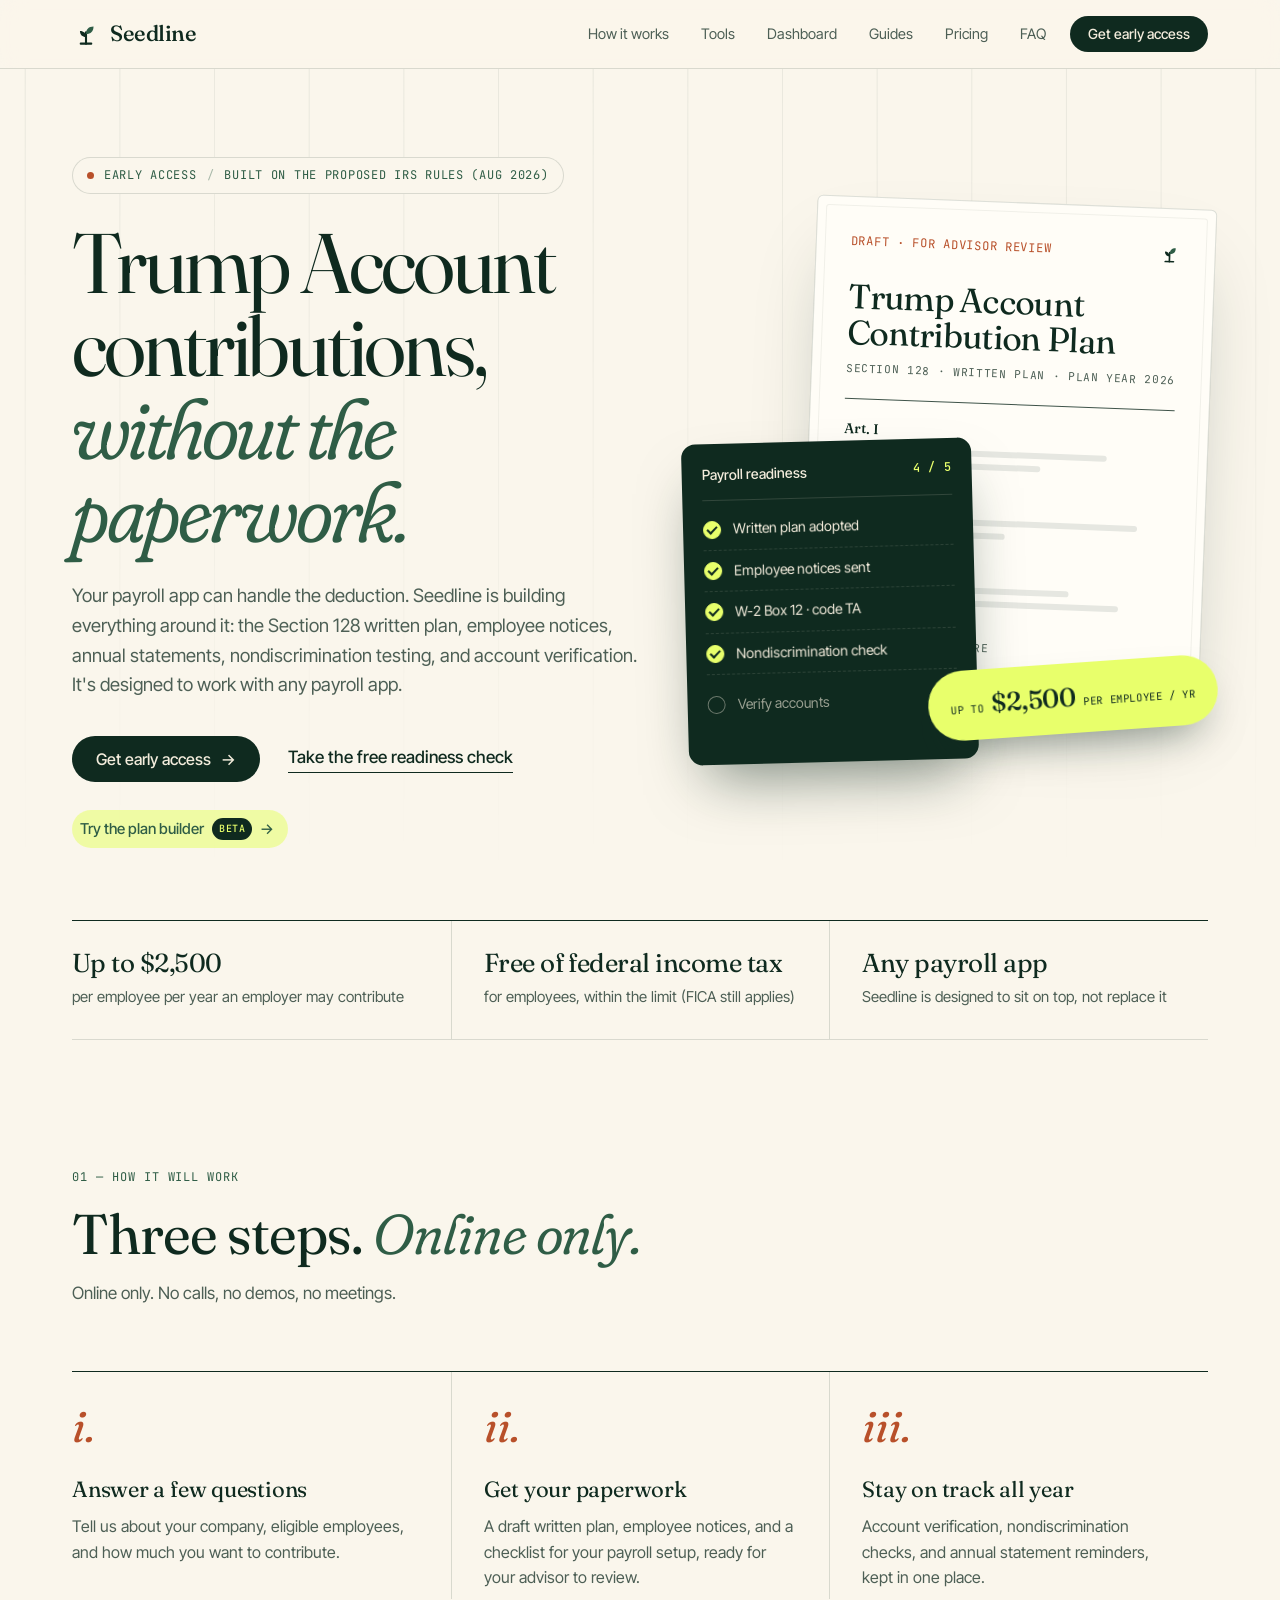
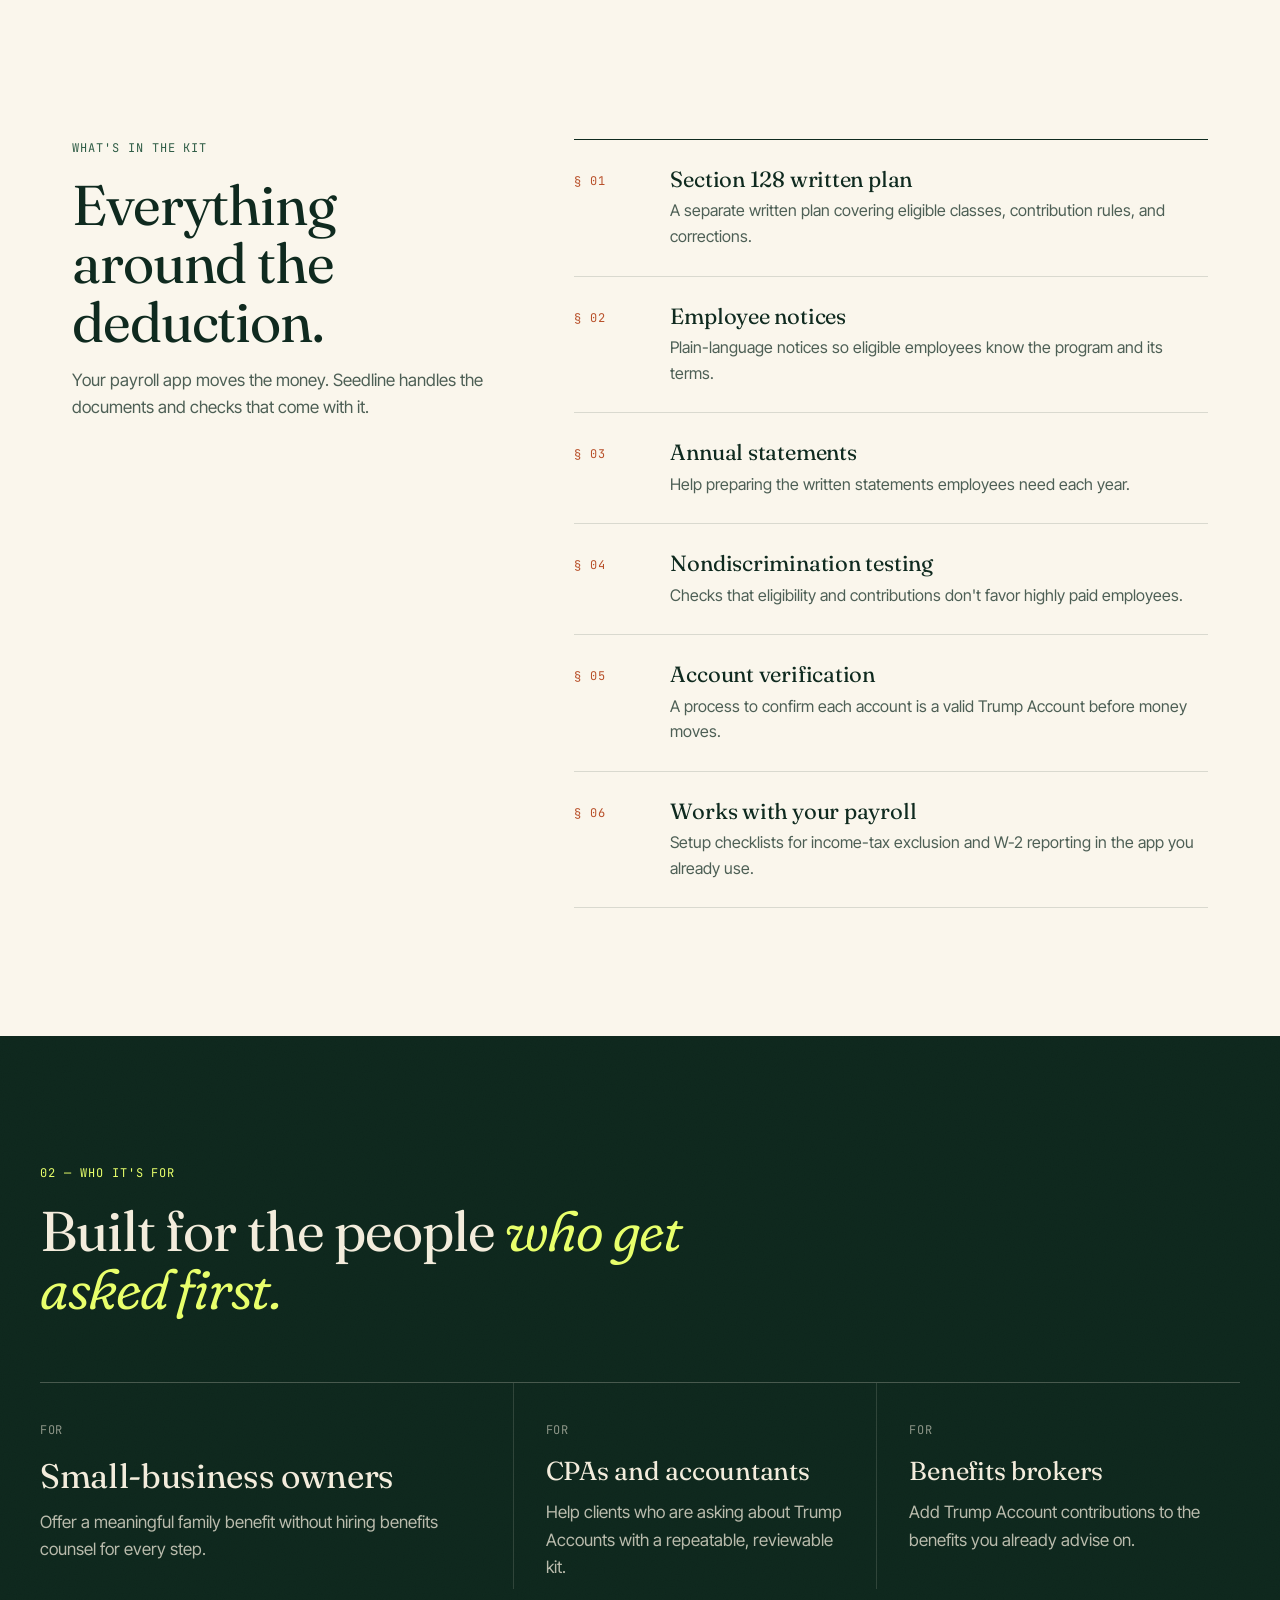
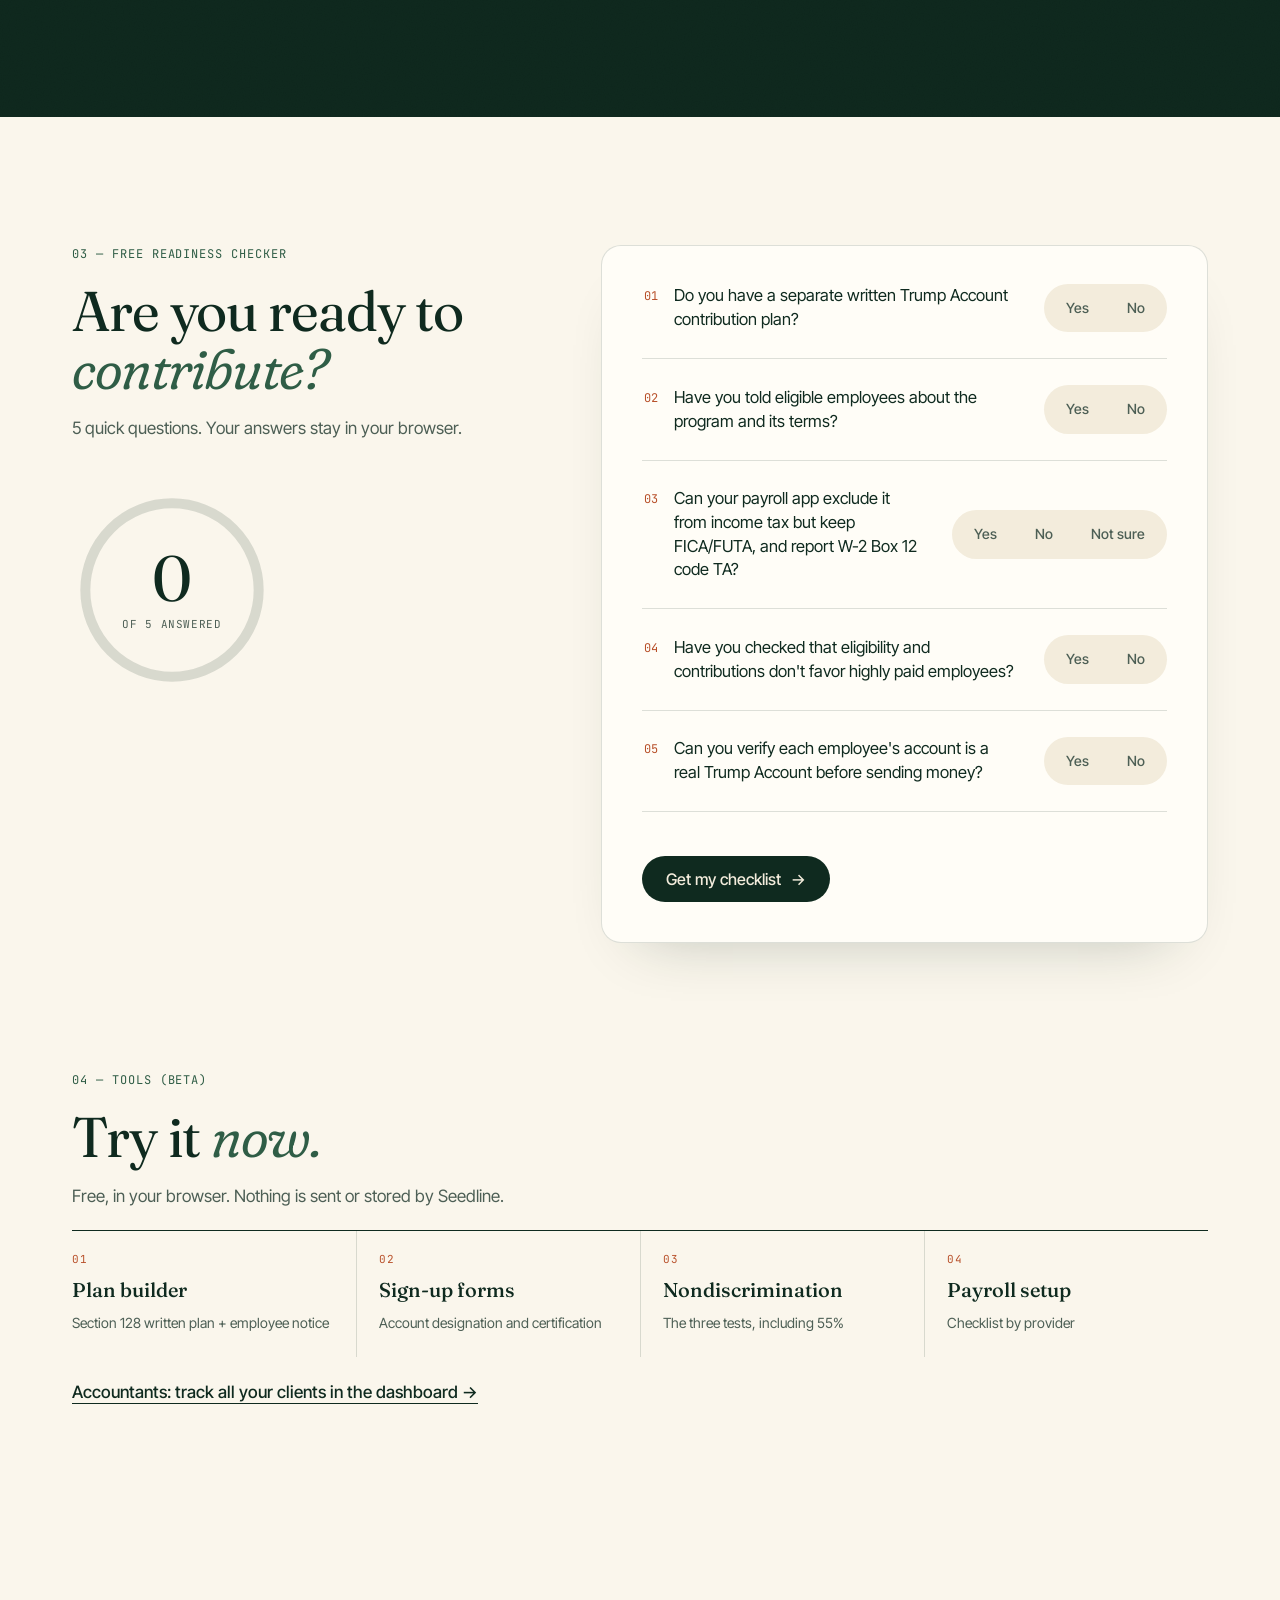
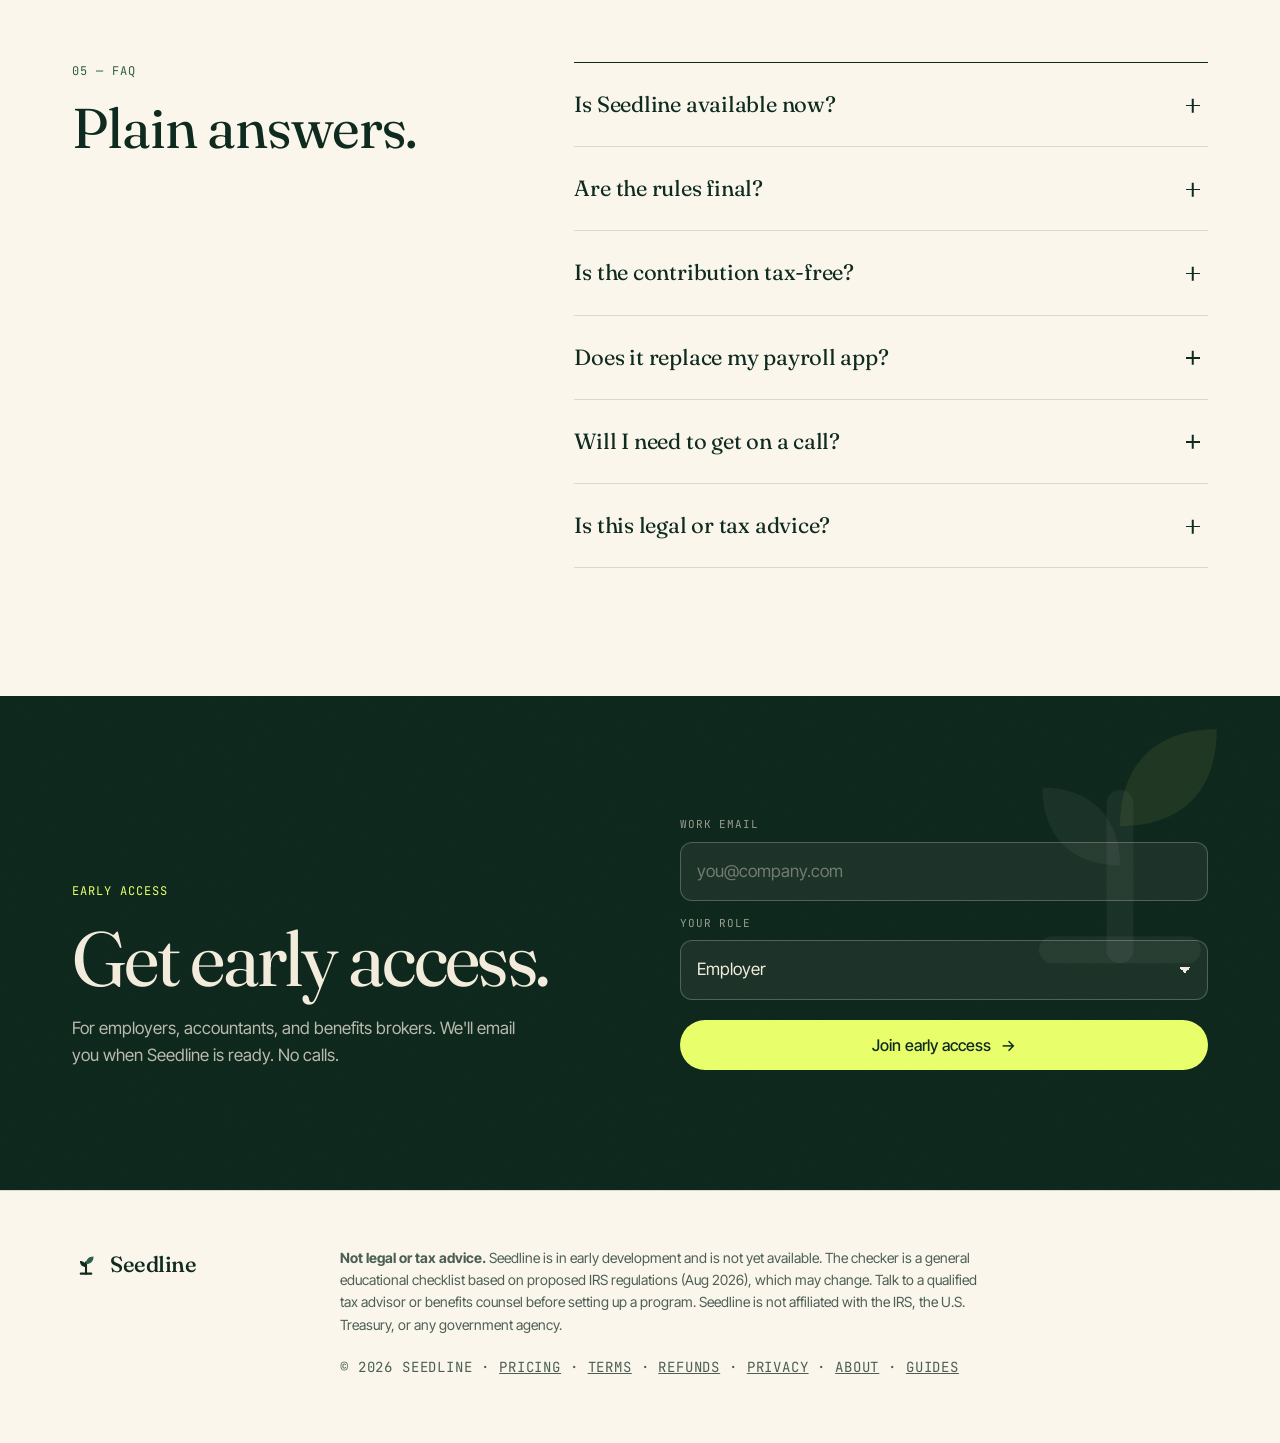
<file: index.html>
<!doctype html><html lang="en"><head><meta charset="utf-8"><meta name="viewport" content="width=device-width,initial-scale=1">
<title>Seedline: Trump Account paperwork for employers (early access)</title>
<meta name="description" content="Seedline is building a paperwork kit for employer Trump Account contributions that works with any payroll app. Join early access.">
<meta name="theme-color" content="#0f2a1f"><link rel="canonical" href="https://kobe813.github.io/seedline/"><meta property="og:type" content="website"><meta property="og:site_name" content="Seedline"><meta property="og:title" content="Seedline: Trump Account paperwork for employers"><meta property="og:description" content="Free tools for employer Trump Account (Section 128) contributions: written plan, employee notice, sign-up forms, nondiscrimination testing, and payroll setup."><meta property="og:url" content="https://kobe813.github.io/seedline/"><meta property="og:image" content="https://kobe813.github.io/seedline/og.png"><meta property="og:image:width" content="1200"><meta property="og:image:height" content="630"><meta name="twitter:card" content="summary_large_image">
<link rel="preconnect" href="https://fonts.googleapis.com"><link rel="preconnect" href="https://fonts.gstatic.com" crossorigin>
<link href="https://fonts.googleapis.com/css2?family=Fraunces:ital,opsz,wght@0,9..144,300..700;1,9..144,300..600&family=Inter+Tight:wght@400;500;600&family=JetBrains+Mono:wght@400;500&display=swap" rel="stylesheet">
<link rel="icon" href="data:image/svg+xml,%3Csvg xmlns='http://www.w3.org/2000/svg' viewBox='0 0 32 32'%3E%3Crect width='32' height='32' rx='8' fill='%230f2a1f'/%3E%3Cpath d='M16 26V14' stroke='%23f3ecdc' stroke-width='2.4' stroke-linecap='round'/%3E%3Cpath d='M16 16c0-5 3-8 8-8 0 5-3 8-8 8z' fill='%23e8ff6b'/%3E%3Cpath d='M16 19c0-4-2.5-6.5-6.5-6.5 0 4 2.5 6.5 6.5 6.5z' fill='%23f3ecdc'/%3E%3C/svg%3E">
<link rel="stylesheet" href="style.css"></head><body>
<a class="skip" href="#main">Skip to content</a>
<svg width="0" height="0" style="position:absolute" aria-hidden="true"><defs>
<symbol id="mark" viewBox="0 0 32 32"><path d="M16 27V14" stroke="currentColor" stroke-width="2.4" stroke-linecap="round" fill="none"/><path d="M16 16c0-5.5 3.2-8.6 8.6-8.6 0 5.5-3.1 8.6-8.6 8.6z" fill="var(--leaf,#e8ff6b)"/><path d="M16 19.5c0-4.3-2.6-6.9-6.9-6.9 0 4.3 2.6 6.9 6.9 6.9z" fill="currentColor"/><path d="M10 27h12" stroke="currentColor" stroke-width="2.4" stroke-linecap="round"/></symbol>
<filter id="grain"><feTurbulence type="fractalNoise" baseFrequency=".85" numOctaves="3" stitchTiles="stitch"/><feColorMatrix values="0 0 0 0 0  0 0 0 0 0  0 0 0 0 0  0 0 0 .55 0"/></filter>
</defs></svg>

<header class="nav"><div class="wrap navin">
<a class="logo" href="#" aria-label="Seedline home"><svg class="logomark"><use href="#mark"/></svg><span>Seedline</span></a>
<nav aria-label="Primary"><a href="#how">How it works</a><a href="#tools">Tools</a><a href="app/">Dashboard</a><a href="guides/">Guides</a><a href="pricing/">Pricing</a><a href="#faq">FAQ</a></nav>
<a class="btn sm" href="#signup">Get early access</a></div></header>

<main id="main">
<section class="hero"><div class="wrap herogrid">
<div class="herocopy">
<p class="eyebrow"><span class="dot"></span>Early access <span class="sep">/</span> Built on the proposed IRS rules (Aug 2026)</p>
<h1>Trump Account contributions, <em>without the paperwork.</em></h1>
<p class="lead">Your payroll app can handle the deduction. Seedline is building everything around it: the Section 128 written plan, employee notices, annual statements, nondiscrimination testing, and account verification. It's designed to work with any payroll app.</p>
<div class="cta"><a class="btn" href="#signup">Get early access <span class="arr" aria-hidden="true">→</span></a><a class="link" href="#checker">Take the free readiness check</a><a class="betacta" href="plan/">Try the plan builder <span class="mono">Beta</span> <span aria-hidden="true">→</span></a></div>
</div>

<div class="art" aria-hidden="true">
 <div class="doc">
  <div class="dochead"><span class="mono">DRAFT · FOR ADVISOR REVIEW</span><svg class="docmark"><use href="#mark"/></svg></div>
  <p class="doctitle">Trump Account<br>Contribution Plan</p>
  <p class="mono small">Section 128 · Written plan · Plan year 2026</p>
  <div class="rule"></div>
  <ol class="clauses"><li><b>Art. I</b><span class="ln w80"></span><span class="ln w60"></span></li><li><b>Art. II</b><span class="ln w90"></span><span class="ln w50"></span></li><li><b>Art. III</b><span class="ln w70"></span><span class="ln w85"></span></li></ol>
  <div class="sign"><span class="ln w40"></span><span class="mono small">Authorized signature</span></div>
 </div>
 <div class="panel">
  <div class="panelhead"><span>Payroll readiness</span><span class="mono">4 / 5</span></div>
  <ul class="checks">
   <li class="ok"><i></i>Written plan adopted</li>
   <li class="ok"><i></i>Employee notices sent</li>
   <li class="ok"><i></i>W-2 Box 12 · code TA</li>
   <li class="ok"><i></i>Nondiscrimination check</li>
   <li class="todo"><i></i>Verify accounts</li>
  </ul>
 </div>
 <div class="chip"><span class="mono">up to</span><b>$2,500</b><span class="mono">per employee / yr</span></div>
</div>
</div>

<div class="wrap"><dl class="facts">
<div><dt>Up to $2,500</dt><dd>per employee per year an employer may contribute</dd></div>
<div><dt>Free of federal income tax</dt><dd>for employees, within the limit (FICA still applies)</dd></div>
<div><dt>Any payroll app</dt><dd>Seedline is designed to sit on top, not replace it</dd></div>
</dl></div>
</section>

<section id="how" class="sec"><div class="wrap">
<div class="sechead reveal"><p class="kicker">01 — How it will work</p><h2>Three steps. <em>Online only.</em></h2><p class="sub">Online only. No calls, no demos, no meetings.</p></div>
<ol class="steps">
<li class="reveal"><span class="num">i.</span><h3>Answer a few questions</h3><p>Tell us about your company, eligible employees, and how much you want to contribute.</p></li>
<li class="reveal"><span class="num">ii.</span><h3>Get your paperwork</h3><p>A draft written plan, employee notices, and a checklist for your payroll setup, ready for your advisor to review.</p></li>
<li class="reveal"><span class="num">iii.</span><h3>Stay on track all year</h3><p>Account verification, nondiscrimination checks, and annual statement reminders, kept in one place.</p></li></ol>

<div class="kit">
<div class="kitintro reveal"><p class="kicker">What's in the kit</p><h2>Everything around the deduction.</h2><p class="sub">Your payroll app moves the money. Seedline handles the documents and checks that come with it.</p></div>
<ul class="kitlist">
<li class="reveal"><span class="mono">§ 01</span><div><h3>Section 128 written plan</h3><p>A separate written plan covering eligible classes, contribution rules, and corrections.</p></div></li>
<li class="reveal"><span class="mono">§ 02</span><div><h3>Employee notices</h3><p>Plain-language notices so eligible employees know the program and its terms.</p></div></li>
<li class="reveal"><span class="mono">§ 03</span><div><h3>Annual statements</h3><p>Help preparing the written statements employees need each year.</p></div></li>
<li class="reveal"><span class="mono">§ 04</span><div><h3>Nondiscrimination testing</h3><p>Checks that eligibility and contributions don't favor highly paid employees.</p></div></li>
<li class="reveal"><span class="mono">§ 05</span><div><h3>Account verification</h3><p>A process to confirm each account is a valid Trump Account before money moves.</p></div></li>
<li class="reveal"><span class="mono">§ 06</span><div><h3>Works with your payroll</h3><p>Setup checklists for income-tax exclusion and W-2 reporting in the app you already use.</p></div></li>
</ul></div>
</div></section>

<section id="who" class="band"><svg class="grain" aria-hidden="true"><rect width="100%" height="100%" filter="url(#grain)"/></svg><div class="wrap sec">
<div class="sechead reveal"><p class="kicker">02 — Who it's for</p><h2>Built for the people <em>who get asked first.</em></h2></div>
<div class="who">
<article class="reveal"><span class="mono">For</span><h3>Small-business owners</h3><p>Offer a meaningful family benefit without hiring benefits counsel for every step.</p></article>
<article class="reveal"><span class="mono">For</span><h3>CPAs and accountants</h3><p>Help clients who are asking about Trump Accounts with a repeatable, reviewable kit.</p></article>
<article class="reveal"><span class="mono">For</span><h3>Benefits brokers</h3><p>Add Trump Account contributions to the benefits you already advise on.</p></article>
</div></div></section>

<section id="checker" class="sec"><div class="wrap checkgrid">
<div class="checkintro reveal"><p class="kicker">03 — Free readiness checker</p><h2>Are you ready to <em>contribute?</em></h2><p class="sub">5 quick questions. Your answers stay in your browser.</p>
<div class="ringwrap"><svg class="ring" viewBox="0 0 120 120" aria-hidden="true"><circle cx="60" cy="60" r="52" class="track"/><circle cx="60" cy="60" r="52" class="prog" id="ring"/></svg><div class="ringlabel"><b id="ringnum">0</b><span>of 5 answered</span></div></div>
</div>
<div class="checkcard reveal">
<form id="q" novalidate>
<fieldset><legend><span class="qn">01</span>Do you have a separate written Trump Account contribution plan?</legend><div class="seg"><label><input type="radio" name="plan" value="Yes" required><span>Yes</span></label><label><input type="radio" name="plan" value="No"><span>No</span></label></div></fieldset>
<fieldset><legend><span class="qn">02</span>Have you told eligible employees about the program and its terms?</legend><div class="seg"><label><input type="radio" name="notice" value="Yes" required><span>Yes</span></label><label><input type="radio" name="notice" value="No"><span>No</span></label></div></fieldset>
<fieldset><legend><span class="qn">03</span>Can your payroll app exclude it from income tax but keep FICA/FUTA, and report W-2 Box 12 code TA?</legend><div class="seg"><label><input type="radio" name="payroll" value="Yes" required><span>Yes</span></label><label><input type="radio" name="payroll" value="No"><span>No</span></label><label><input type="radio" name="payroll" value="Not sure"><span>Not sure</span></label></div></fieldset>
<fieldset><legend><span class="qn">04</span>Have you checked that eligibility and contributions don't favor highly paid employees?</legend><div class="seg"><label><input type="radio" name="ndt" value="Yes" required><span>Yes</span></label><label><input type="radio" name="ndt" value="No"><span>No</span></label></div></fieldset>
<fieldset><legend><span class="qn">05</span>Can you verify each employee's account is a real Trump Account before sending money?</legend><div class="seg"><label><input type="radio" name="verify" value="Yes" required><span>Yes</span></label><label><input type="radio" name="verify" value="No"><span>No</span></label></div></fieldset>
<p class="formerr" id="qerr" role="alert"></p>
<button class="btn" type="submit">Get my checklist <span class="arr" aria-hidden="true">→</span></button></form>
<div id="result" aria-live="polite"></div></div>
</div></section>

<section id="tools" class="sec" style="padding-top:0"><div class="wrap">
<div class="sechead reveal"><p class="kicker">04 — Tools (beta)</p><h2>Try it <em>now.</em></h2><p class="sub">Free, in your browser. Nothing is sent or stored by Seedline.</p></div>
<div class="tools reveal"><a href="plan/"><span class="mono small">01</span><b>Plan builder</b><span>Section 128 written plan + employee notice</span></a><a href="enroll/"><span class="mono small">02</span><b>Sign-up forms</b><span>Account designation and certification</span></a><a href="test/"><span class="mono small">03</span><b>Nondiscrimination</b><span>The three tests, including 55%</span></a><a href="payroll/"><span class="mono small">04</span><b>Payroll setup</b><span>Checklist by provider</span></a></div>
<p style="margin-top:22px"><a class="link" href="app/">Accountants: track all your clients in the dashboard →</a></p></div></section>

<section id="faq" class="sec"><div class="wrap faqgrid">
<div class="sechead reveal"><p class="kicker">05 — FAQ</p><h2>Plain answers.</h2></div>
<div class="faqs">
<details><summary>Is Seedline available now?</summary><p>Not yet. Seedline is in early development. Join early access and we'll email you when it's ready.</p></details>
<details><summary>Are the rules final?</summary><p>No. The IRS rules for employer contributions are proposed regulations (Aug 2026) and may change. We'll update Seedline as the rules change.</p></details>
<details><summary>Is the contribution tax-free?</summary><p>Under the proposed rules, employer contributions up to $2,500 per employee per year are free of federal income tax for the employee. They're still subject to FICA and FUTA. Ask your tax advisor about your situation.</p></details>
<details><summary>Does it replace my payroll app?</summary><p>No. Seedline is designed to work alongside any payroll app, which handles the deduction and W-2 reporting.</p></details>
<details><summary>Will I need to get on a call?</summary><p>No. Everything is online and by email. No calls, demos, or meetings.</p></details>
<details><summary>Is this legal or tax advice?</summary><p>No. Seedline provides general educational information and document tools. Have a qualified tax advisor or benefits counsel review your program.</p></details>
</div></div></section>

<section id="signup" class="signup"><svg class="grain" aria-hidden="true"><rect width="100%" height="100%" filter="url(#grain)"/></svg><div class="wrap signgrid">
<div class="reveal"><p class="kicker">Early access</p><h2>Get early access.</h2><p class="sub">For employers, accountants, and benefits brokers. We'll email you when Seedline is ready. No calls.</p></div>
<form action="https://formsubmit.co/dhruva@mail.grokbot.com" method="POST" class="signform reveal">
<input type="hidden" name="_subject" value="New Seedline waitlist signup"><input type="hidden" name="_captcha" value="false"><input type="text" name="_honey" style="display:none" tabindex="-1" autocomplete="off">
<label class="fl"><span>Work email</span><input type="email" name="email" placeholder="you@company.com" required autocomplete="email"></label>
<label class="fl"><span>Your role</span><select name="role"><option>Employer</option><option>Accountant / CPA</option><option>Benefits broker</option><option>Other</option></select></label>
<button class="btn light" type="submit">Join early access <span class="arr" aria-hidden="true">→</span></button>
</form>
<svg class="bigmark" aria-hidden="true"><use href="#mark"/></svg>
</div></section>
</main>

<footer><div class="wrap foot">
<a class="logo" href="#"><svg class="logomark"><use href="#mark"/></svg><span>Seedline</span></a>
<p><b>Not legal or tax advice.</b> Seedline is in early development and is not yet available. The checker is a general educational checklist based on proposed IRS regulations (Aug 2026), which may change. Talk to a qualified tax advisor or benefits counsel before setting up a program. Seedline is not affiliated with the IRS, the U.S. Treasury, or any government agency.</p><p class="mono small flinks">© 2026 Seedline · <a href="pricing/">Pricing</a> · <a href="terms/">Terms</a> · <a href="refunds/">Refunds</a> · <a href="privacy/">Privacy</a> · <a href="about/">About</a> · <a href="guides/">Guides</a></p></div></footer>

<script>
const tips={plan:"Adopt a separate written plan: eligible employee classes, contribution rules, how employees designate accounts, notices and reporting, plan year, and error correction.",notice:"Give eligible employees reasonable notice of the program and its terms, and plan for a written annual statement by Jan 31.",payroll:"Confirm your payroll app excludes contributions from federal income tax, includes them for FICA/FUTA, and reports W-2 Box 12 code TA.",ndt:"Run nondiscrimination checks: eligibility can't favor highly compensated employees, and the 55% average-benefits test applies.",verify:"Set up a reasonable way to verify each account is a valid Trump Account and tell the trustee each payment is a Section 128 contribution."};
const form=document.getElementById('q'),ring=document.getElementById('ring'),num=document.getElementById('ringnum'),lab=document.querySelector('.ringlabel span'),C=2*Math.PI*52;
ring.style.strokeDasharray=C;ring.style.strokeDashoffset=C;
function setRing(n,txt){ring.style.strokeDashoffset=C*(1-n/5);num.textContent=n;lab.textContent=txt;}
form.addEventListener('change',()=>{const f=new FormData(form);let a=0;for(const k in tips)if(f.get(k))a++;setRing(a,'of 5 answered');document.getElementById('qerr').textContent='';});
form.onsubmit=e=>{e.preventDefault();const f=new FormData(form);const missing=Object.keys(tips).filter(k=>!f.get(k));
if(missing.length){document.getElementById('qerr').textContent=`Please answer all 5 questions (${missing.length} left).`;form.querySelector(`input[name=${missing[0]}]`).focus();return;}
let todo=[],done=0;for(const k in tips){if(f.get(k)==="Yes")done++;else todo.push(tips[k]);}
setRing(done,'of 5 ready');document.querySelector('.ringwrap').classList.add('scored');
const r=document.getElementById('result');r.innerHTML=`<div class="score"><b>${done}/5</b><span>ready</span></div>`+(todo.length?`<p class="mono small">Your checklist</p><ol class="todo">`+todo.map(t=>"<li>"+t+"</li>").join("")+"</ol>":"<p>Looks ready. Have an advisor review it.</p>")+`<p><a class="link" href="#signup">Want Seedline to help with this? Get early access →</a></p>`;r.scrollIntoView({behavior:"smooth",block:"nearest"});};
const io=new IntersectionObserver(es=>es.forEach(e=>{if(e.isIntersecting){e.target.classList.add('in');io.unobserve(e.target);}}),{threshold:.12,rootMargin:'0px 0px -40px 0px'});
document.documentElement.classList.add('js');document.querySelectorAll('.reveal').forEach(el=>io.observe(el));
</script></body></html>
</file>
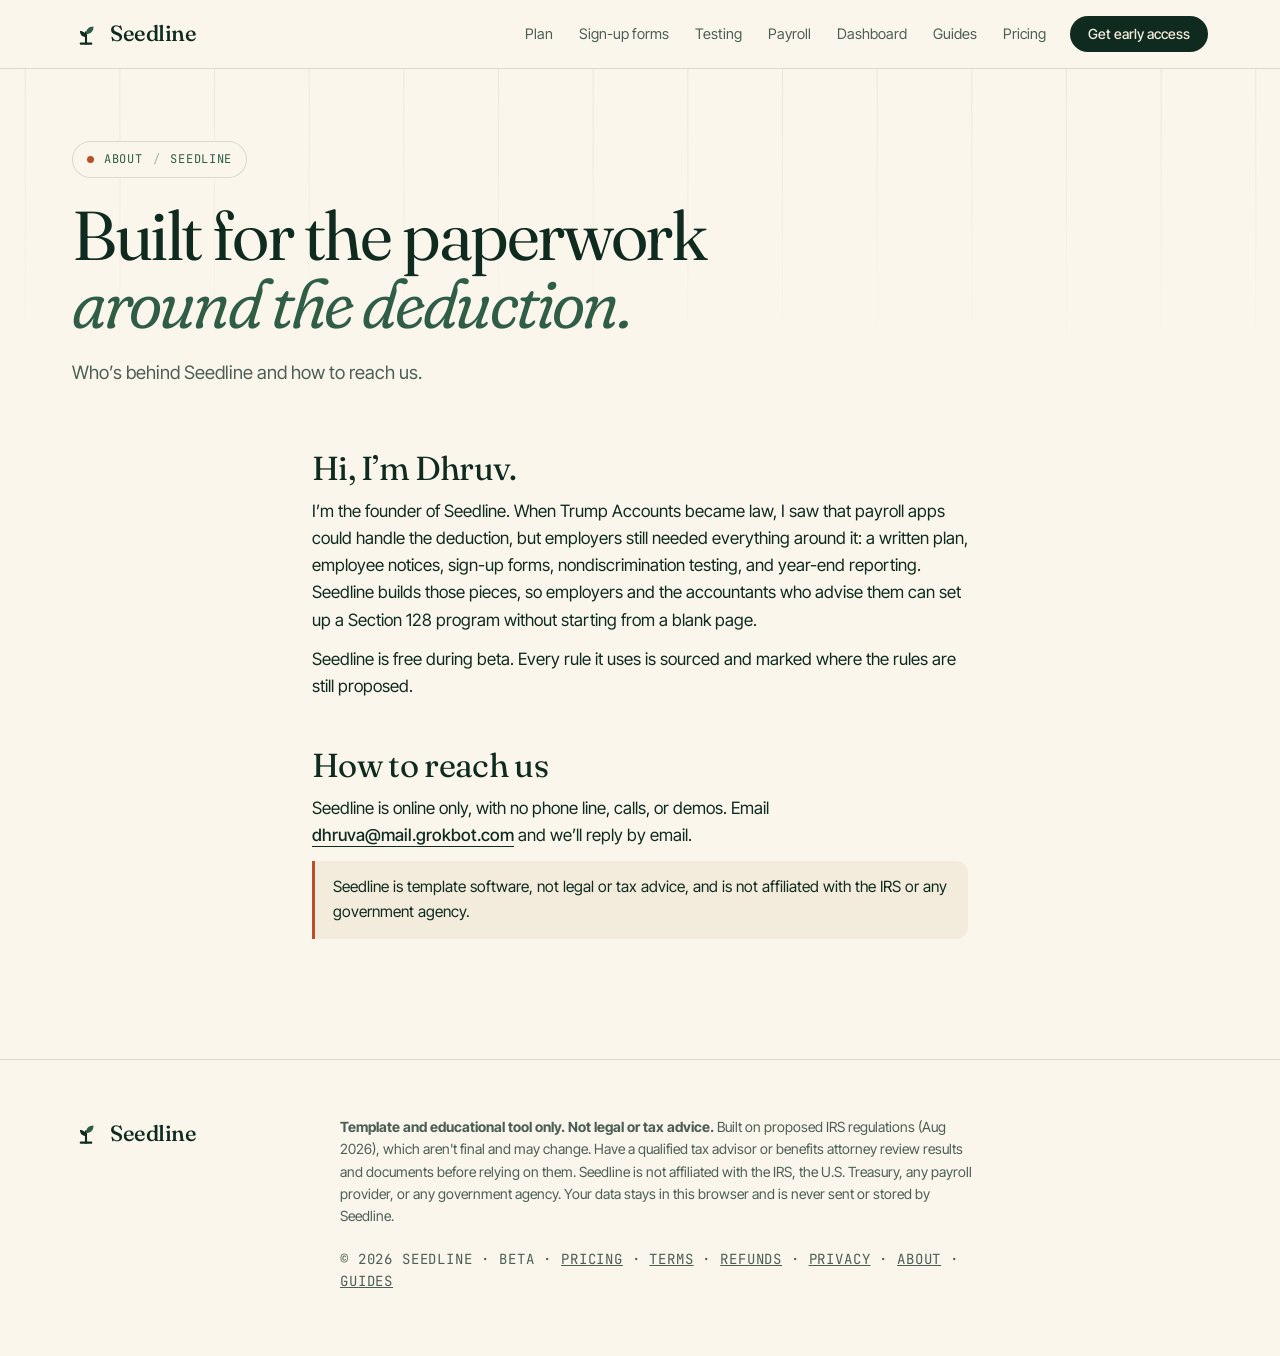
<file: about/index.html>
<!doctype html><html lang="en"><head><meta charset="utf-8"><meta name="viewport" content="width=device-width,initial-scale=1">
<title>About Seedline | Seedline</title><meta name="description" content="Seedline is founded by Dhruv to help employers and accountants set up Trump Account contribution programs. Online only; contact by email."><meta name="theme-color" content="#0f2a1f"><link rel="canonical" href="https://kobe813.github.io/seedline/about/"><meta property="og:type" content="website"><meta property="og:site_name" content="Seedline"><meta property="og:title" content="About Seedline | Seedline"><meta property="og:description" content="Seedline is founded by Dhruv to help employers and accountants set up Trump Account contribution programs. Online only; contact by email."><meta property="og:url" content="https://kobe813.github.io/seedline/about/"><meta property="og:image" content="https://kobe813.github.io/seedline/og.png"><meta property="og:image:width" content="1200"><meta property="og:image:height" content="630"><meta name="twitter:card" content="summary_large_image">
<link rel="preconnect" href="https://fonts.googleapis.com"><link rel="preconnect" href="https://fonts.gstatic.com" crossorigin>
<link href="https://fonts.googleapis.com/css2?family=Fraunces:ital,opsz,wght@0,9..144,300..700;1,9..144,300..600&family=Inter+Tight:wght@400;500;600&family=JetBrains+Mono:wght@400;500&display=swap" rel="stylesheet">
<link rel="icon" href="data:image/svg+xml,%3Csvg xmlns='http://www.w3.org/2000/svg' viewBox='0 0 32 32'%3E%3Crect width='32' height='32' rx='8' fill='%230f2a1f'/%3E%3Cpath d='M16 26V14' stroke='%23f3ecdc' stroke-width='2.4' stroke-linecap='round'/%3E%3Cpath d='M16 16c0-5 3-8 8-8 0 5-3 8-8 8z' fill='%23e8ff6b'/%3E%3Cpath d='M16 19c0-4-2.5-6.5-6.5-6.5 0 4 2.5 6.5 6.5 6.5z' fill='%23f3ecdc'/%3E%3C/svg%3E">
<link rel="stylesheet" href="../style.css"><link rel="stylesheet" href="../plan/plan.css"><link rel="stylesheet" href="../assets/app.css"></head><body>
<a class="skip" href="#main">Skip to content</a>
<svg width="0" height="0" style="position:absolute" aria-hidden="true"><defs><symbol id="mark" viewBox="0 0 32 32"><path d="M16 27V14" stroke="currentColor" stroke-width="2.4" stroke-linecap="round" fill="none"/><path d="M16 16c0-5.5 3.2-8.6 8.6-8.6 0 5.5-3.1 8.6-8.6 8.6z" fill="var(--leaf,#e8ff6b)"/><path d="M16 19.5c0-4.3-2.6-6.9-6.9-6.9 0 4.3 2.6 6.9 6.9 6.9z" fill="currentColor"/><path d="M10 27h12" stroke="currentColor" stroke-width="2.4" stroke-linecap="round"/></symbol></defs></svg>
<header class="nav noprint"><div class="wrap navin">
<a class="logo" href="../" aria-label="Seedline home"><svg class="logomark"><use href="#mark"/></svg><span>Seedline</span></a>
<nav aria-label="Primary"><a href="../plan/">Plan</a><a href="../enroll/">Sign-up forms</a><a href="../test/">Testing</a><a href="../payroll/">Payroll</a><a href="../app/">Dashboard</a><a href="../guides/">Guides</a><a href="../pricing/">Pricing</a></nav>
<a class="btn sm" href="../#signup">Get early access</a></div></header>
<main id="main">
<section class="phead noprint"><div class="wrap">
<p class="eyebrow"><span class="dot"></span>About <span class="sep">/</span> Seedline</p>
<h1 class="ph1">Built for the paperwork <em>around the deduction.</em></h1>
<p class="lead">Who’s behind Seedline and how to reach us.</p>

</div></section>
<section class="builder"><div class="wrap prose"><h2 style="margin-top:0">Hi, I’m Dhruv.</h2><p>I’m the founder of Seedline. When Trump Accounts became law, I saw that payroll apps could handle the deduction, but employers still needed everything around it: a written plan, employee notices, sign-up forms, nondiscrimination testing, and year-end reporting. Seedline builds those pieces, so employers and the accountants who advise them can set up a Section 128 program without starting from a blank page.</p>
<p>Seedline is free during beta. Every rule it uses is sourced and marked where the rules are still proposed.</p>
<h2>How to reach us</h2><p>Seedline is online only, with no phone line, calls, or demos. Email <a class="link" href="mailto:dhruva@mail.grokbot.com">dhruva@mail.grokbot.com</a> and we’ll reply by email.</p>
<p class="note">Seedline is template software, not legal or tax advice, and is not affiliated with the IRS or any government agency.</p></div></section>

</main>
<footer class="noprint"><div class="wrap foot">
<a class="logo" href="../"><svg class="logomark"><use href="#mark"/></svg><span>Seedline</span></a>
<p><b>Template and educational tool only. Not legal or tax advice.</b> Built on proposed IRS regulations (Aug 2026), which aren't final and may change. Have a qualified tax advisor or benefits attorney review results and documents before relying on them. Seedline is not affiliated with the IRS, the U.S. Treasury, any payroll provider, or any government agency. Your data stays in this browser and is never sent or stored by Seedline.</p><p class="mono small flinks">© 2026 Seedline · Beta · <a href="../pricing/">Pricing</a> · <a href="../terms/">Terms</a> · <a href="../refunds/">Refunds</a> · <a href="../privacy/">Privacy</a> · <a href="../about/">About</a> · <a href="../guides/">Guides</a></p></div></footer>

</body></html>
</file>
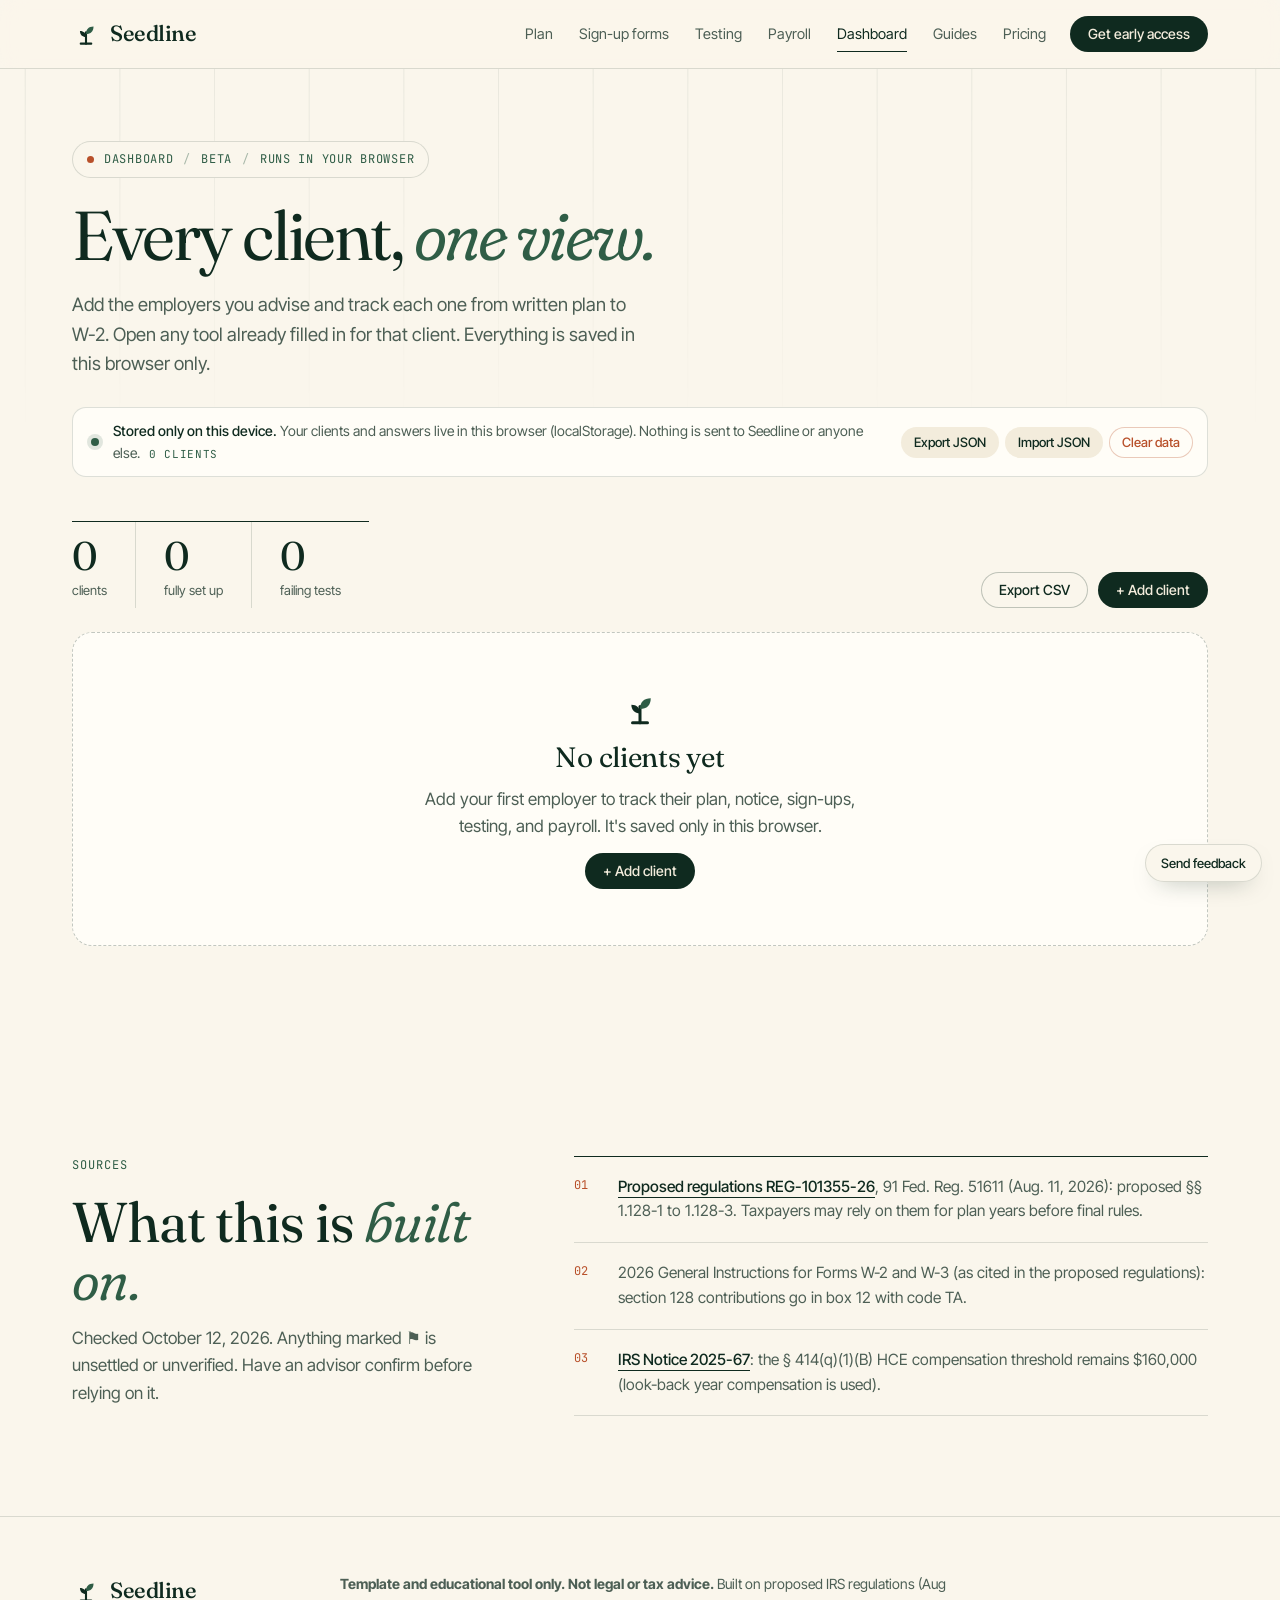
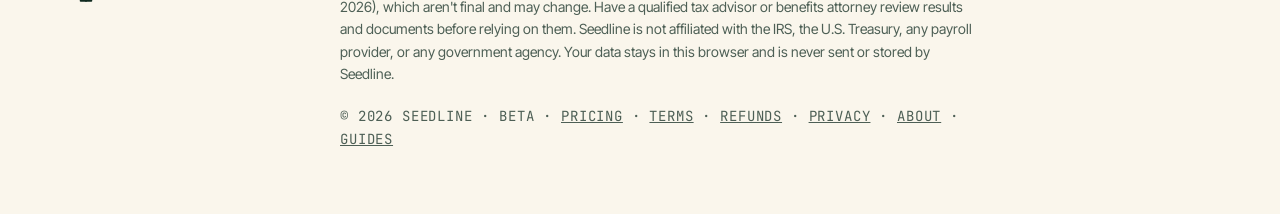
<file: app/index.html>
<!doctype html><html lang="en"><head><meta charset="utf-8"><meta name="viewport" content="width=device-width,initial-scale=1">
<title>Accountant dashboard | Seedline</title><meta name="description" content="Track Trump Account contribution programs across all your client employers: plan, notice, sign-ups, testing, payroll, and deadlines."><meta name="theme-color" content="#0f2a1f"><link rel="canonical" href="https://kobe813.github.io/seedline/app/"><meta property="og:type" content="website"><meta property="og:site_name" content="Seedline"><meta property="og:title" content="Accountant dashboard | Seedline"><meta property="og:description" content="Track Trump Account contribution programs across all your client employers: plan, notice, sign-ups, testing, payroll, and deadlines."><meta property="og:url" content="https://kobe813.github.io/seedline/app/"><meta property="og:image" content="https://kobe813.github.io/seedline/og.png"><meta property="og:image:width" content="1200"><meta property="og:image:height" content="630"><meta name="twitter:card" content="summary_large_image">
<link rel="preconnect" href="https://fonts.googleapis.com"><link rel="preconnect" href="https://fonts.gstatic.com" crossorigin>
<link href="https://fonts.googleapis.com/css2?family=Fraunces:ital,opsz,wght@0,9..144,300..700;1,9..144,300..600&family=Inter+Tight:wght@400;500;600&family=JetBrains+Mono:wght@400;500&display=swap" rel="stylesheet">
<link rel="icon" href="data:image/svg+xml,%3Csvg xmlns='http://www.w3.org/2000/svg' viewBox='0 0 32 32'%3E%3Crect width='32' height='32' rx='8' fill='%230f2a1f'/%3E%3Cpath d='M16 26V14' stroke='%23f3ecdc' stroke-width='2.4' stroke-linecap='round'/%3E%3Cpath d='M16 16c0-5 3-8 8-8 0 5-3 8-8 8z' fill='%23e8ff6b'/%3E%3Cpath d='M16 19c0-4-2.5-6.5-6.5-6.5 0 4 2.5 6.5 6.5 6.5z' fill='%23f3ecdc'/%3E%3C/svg%3E">
<link rel="stylesheet" href="../style.css"><link rel="stylesheet" href="../plan/plan.css"><link rel="stylesheet" href="../assets/app.css"><link rel="stylesheet" href="app2.css"></head><body>
<a class="skip" href="#main">Skip to content</a>
<svg width="0" height="0" style="position:absolute" aria-hidden="true"><defs><symbol id="mark" viewBox="0 0 32 32"><path d="M16 27V14" stroke="currentColor" stroke-width="2.4" stroke-linecap="round" fill="none"/><path d="M16 16c0-5.5 3.2-8.6 8.6-8.6 0 5.5-3.1 8.6-8.6 8.6z" fill="var(--leaf,#e8ff6b)"/><path d="M16 19.5c0-4.3-2.6-6.9-6.9-6.9 0 4.3 2.6 6.9 6.9 6.9z" fill="currentColor"/><path d="M10 27h12" stroke="currentColor" stroke-width="2.4" stroke-linecap="round"/></symbol></defs></svg>
<header class="nav noprint"><div class="wrap navin">
<a class="logo" href="../" aria-label="Seedline home"><svg class="logomark"><use href="#mark"/></svg><span>Seedline</span></a>
<nav aria-label="Primary"><a href="../plan/">Plan</a><a href="../enroll/">Sign-up forms</a><a href="../test/">Testing</a><a href="../payroll/">Payroll</a><a href="../app/" aria-current=page>Dashboard</a><a href="../guides/">Guides</a><a href="../pricing/">Pricing</a></nav>
<a class="btn sm" href="../#signup">Get early access</a></div></header>
<main id="main">
<section class="phead noprint"><div class="wrap">
<p class="eyebrow"><span class="dot"></span>Dashboard <span class="sep">/</span> Beta <span class="sep">/</span> Runs in your browser</p>
<h1 class="ph1">Every client, <em>one view.</em></h1>
<p class="lead">Add the employers you advise and track each one from written plan to W-2. Open any tool already filled in for that client. Everything is saved in this browser only.</p>
<div class="pickrow" id="pick"></div><div class="databar" id="databar"></div>
</div></section>
<section class="builder noprint"><div class="wrap">
<div class="dhead"><div class="kpis" id="kpis"></div><div class="tbtns"><button class="btn ghost sm" id="expcsv">Export CSV</button><button class="btn sm" id="new">+ Add client</button></div></div>
<form class="card addc" id="addf" hidden novalidate><div class="addhd"><p class="kicker" id="addk">New client</p><button type="button" class="x2" id="cancel" aria-label="Close">×</button></div>
 <div class="row"><label class="fld"><span>Employer legal name *</span><input name="name" required></label><label class="fld"><span>EIN (optional)</span><input name="ein" pattern="\d{2}-?\d{7}" placeholder="12-3456789"></label></div>
 <div class="row"><label class="fld"><span>Plan year start *</span><input name="pystart" type="date" required></label><label class="fld"><span>Payroll provider</span><select name="payroll"><option>QuickBooks Payroll</option><option>IRIS Payroll Relief</option><option>Gusto</option><option>ADP</option><option>Paychex</option><option>Other</option></select></label></div>
 <div class="row"><label class="fld"><span>Plan administrator</span><input name="admin" placeholder="Jane Rivera, HR"></label><label class="fld"><span>Admin email</span><input name="aemail" type="email"></label></div>
 <div class="row"><label class="fld"><span>Eligible employees (approx.)</span><input name="eligible" type="number" min="0"></label><label class="fld"><span>Notes</span><input name="notes"></label></div>
 <p class="formerr" id="err" role="alert"></p><button class="btn" type="submit">Save client <span class="arr">→</span></button></form>
<div id="clients" class="clients"></div>
</div></section>
<section class="sec srcs" id="sources"><div class="wrap faqgrid">
<div class="sechead"><p class="kicker">Sources</p><h2>What this is <em>built on.</em></h2><p class="sub">Checked October 12, 2026. Anything marked ⚑ is unsettled or unverified. Have an advisor confirm before relying on it.</p></div>
<ol class="srclist"><li><a class="link" href="https://www.federalregister.gov/documents/2026/08/11/2026-16314/employer-contributions-to-trump-accounts-and-nondiscrimination-rules-for-dependent-care-assistance" target="_blank" rel="noopener">Proposed regulations REG-101355-26</a>, 91 Fed. Reg. 51611 (Aug. 11, 2026): proposed §§ 1.128-1 to 1.128-3. Taxpayers may rely on them for plan years before final rules.</li><li>2026 General Instructions for Forms W-2 and W-3 (as cited in the proposed regulations): section 128 contributions go in box 12 with code TA.</li><li><a class="link" href="https://www.irs.gov/pub/irs-drop/n-25-67.pdf" target="_blank" rel="noopener">IRS Notice 2025-67</a>: the § 414(q)(1)(B) HCE compensation threshold remains $160,000 (look-back year compensation is used).</li></ol></div></section>
</main>
<footer class="noprint"><div class="wrap foot">
<a class="logo" href="../"><svg class="logomark"><use href="#mark"/></svg><span>Seedline</span></a>
<p><b>Template and educational tool only. Not legal or tax advice.</b> Built on proposed IRS regulations (Aug 2026), which aren't final and may change. Have a qualified tax advisor or benefits attorney review results and documents before relying on them. Seedline is not affiliated with the IRS, the U.S. Treasury, any payroll provider, or any government agency. Your data stays in this browser and is never sent or stored by Seedline.</p><p class="mono small flinks">© 2026 Seedline · Beta · <a href="../pricing/">Pricing</a> · <a href="../terms/">Terms</a> · <a href="../refunds/">Refunds</a> · <a href="../privacy/">Privacy</a> · <a href="../about/">About</a> · <a href="../guides/">Guides</a></p></div></footer>
<div class="fbk noprint"><button type="button" class="fbbtn" onclick="this.nextElementSibling.showModal()">Send feedback</button><dialog class="fbdlg"><form action="https://formsubmit.co/dhruva@mail.grokbot.com" method="POST"><input type="hidden" name="_subject" value="Seedline feedback"><input type="hidden" name="_captcha" value="false"><input type="text" name="_honey" style="display:none" tabindex="-1" autocomplete="off"><input type="hidden" name="page" class="fbpage"><p class="kicker">Feedback</p><h3>What should we fix or add?</h3><label class="fld"><span>Your feedback *</span><textarea name="feedback" rows="4" required></textarea></label><label class="fld"><span>Email (optional, if you want a reply)</span><input type="email" name="email"></label><div class="fbact"><button type="button" class="btn ghost sm" onclick="this.closest('dialog').close()">Cancel</button><button class="btn sm" type="submit" onclick="this.form.page.value=location.pathname">Send</button></div></form></dialog></div><script src="../assets/store.js"></script><script src="app.js"></script>
</body></html>
</file>
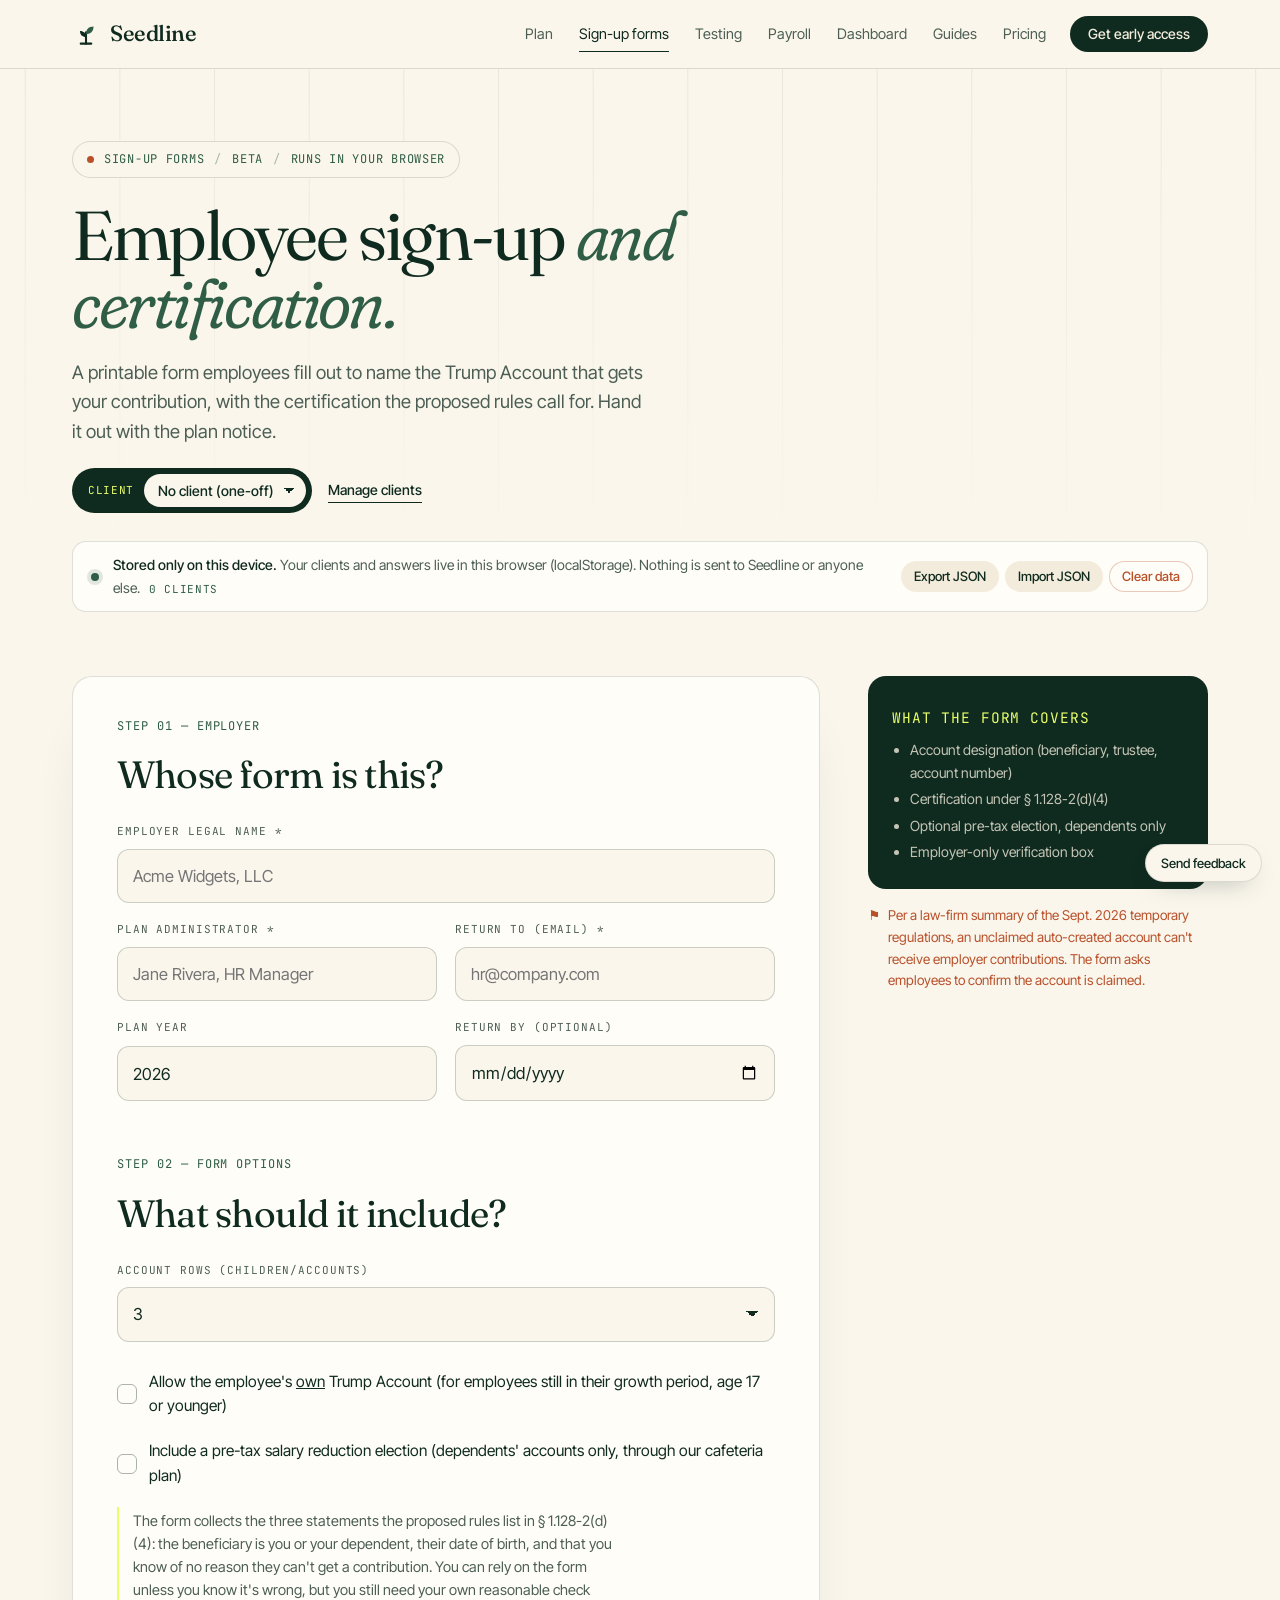
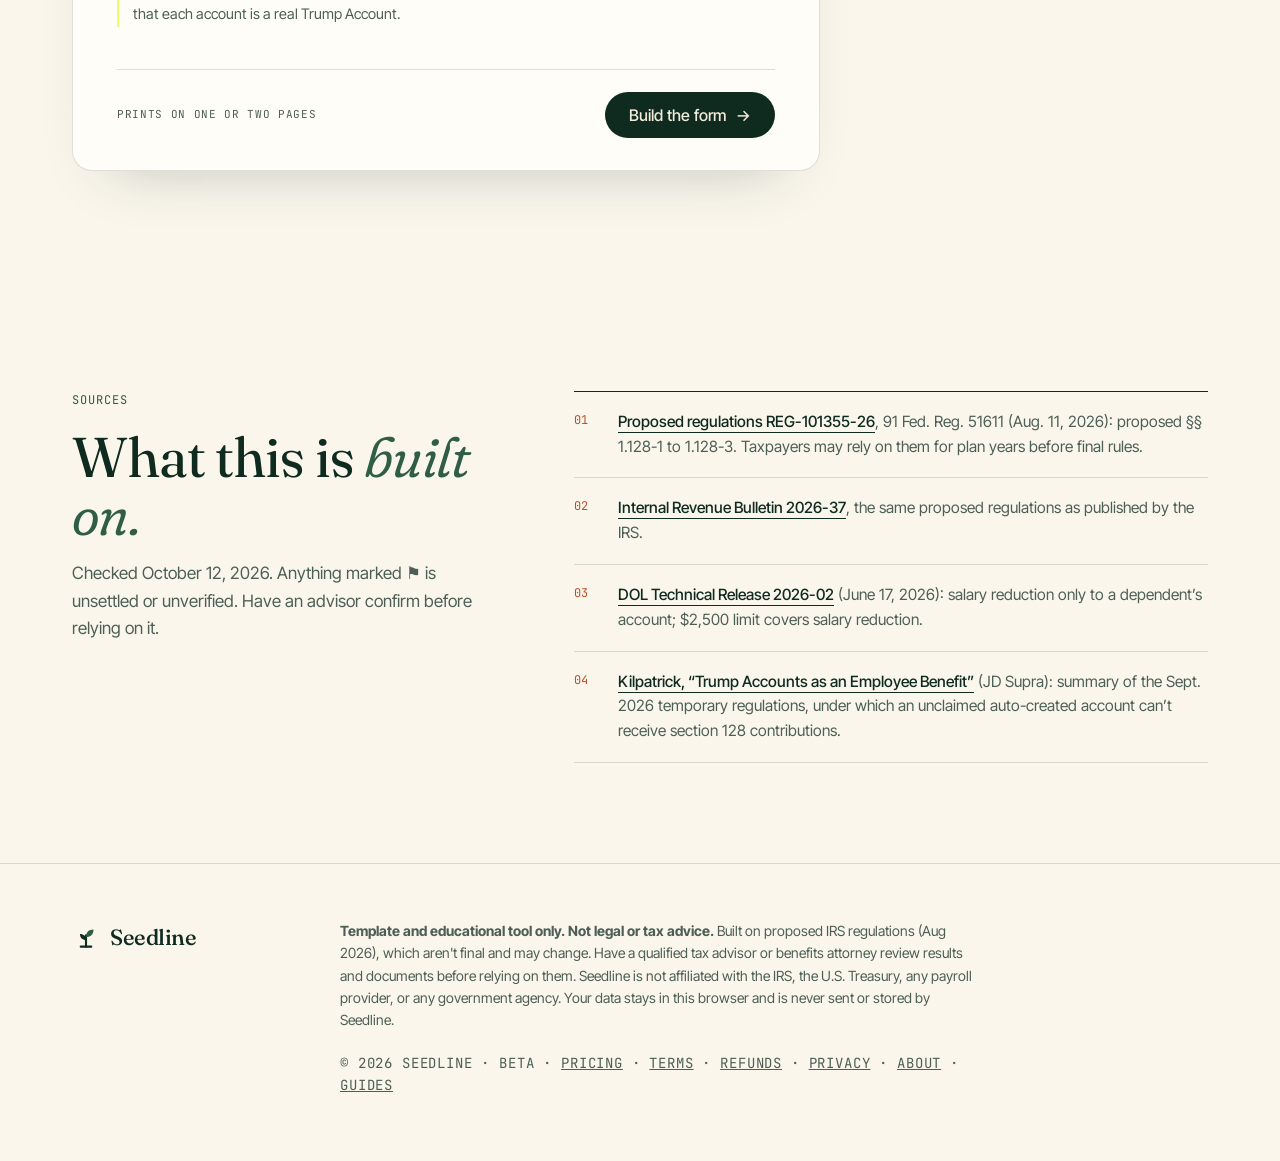
<file: enroll/index.html>
<!doctype html><html lang="en"><head><meta charset="utf-8"><meta name="viewport" content="width=device-width,initial-scale=1">
<title>Employee sign-up form | Seedline</title><meta name="description" content="Generate a Trump Account designation and certification form for employees, per proposed § 1.128-2(d)(4)."><meta name="theme-color" content="#0f2a1f"><link rel="canonical" href="https://kobe813.github.io/seedline/enroll/"><meta property="og:type" content="website"><meta property="og:site_name" content="Seedline"><meta property="og:title" content="Employee sign-up form | Seedline"><meta property="og:description" content="Generate a Trump Account designation and certification form for employees, per proposed § 1.128-2(d)(4)."><meta property="og:url" content="https://kobe813.github.io/seedline/enroll/"><meta property="og:image" content="https://kobe813.github.io/seedline/og.png"><meta property="og:image:width" content="1200"><meta property="og:image:height" content="630"><meta name="twitter:card" content="summary_large_image">
<link rel="preconnect" href="https://fonts.googleapis.com"><link rel="preconnect" href="https://fonts.gstatic.com" crossorigin>
<link href="https://fonts.googleapis.com/css2?family=Fraunces:ital,opsz,wght@0,9..144,300..700;1,9..144,300..600&family=Inter+Tight:wght@400;500;600&family=JetBrains+Mono:wght@400;500&display=swap" rel="stylesheet">
<link rel="icon" href="data:image/svg+xml,%3Csvg xmlns='http://www.w3.org/2000/svg' viewBox='0 0 32 32'%3E%3Crect width='32' height='32' rx='8' fill='%230f2a1f'/%3E%3Cpath d='M16 26V14' stroke='%23f3ecdc' stroke-width='2.4' stroke-linecap='round'/%3E%3Cpath d='M16 16c0-5 3-8 8-8 0 5-3 8-8 8z' fill='%23e8ff6b'/%3E%3Cpath d='M16 19c0-4-2.5-6.5-6.5-6.5 0 4 2.5 6.5 6.5 6.5z' fill='%23f3ecdc'/%3E%3C/svg%3E">
<link rel="stylesheet" href="../style.css"><link rel="stylesheet" href="../plan/plan.css"><link rel="stylesheet" href="../assets/app.css"><link rel="stylesheet" href="enroll.css"></head><body>
<a class="skip" href="#main">Skip to content</a>
<svg width="0" height="0" style="position:absolute" aria-hidden="true"><defs><symbol id="mark" viewBox="0 0 32 32"><path d="M16 27V14" stroke="currentColor" stroke-width="2.4" stroke-linecap="round" fill="none"/><path d="M16 16c0-5.5 3.2-8.6 8.6-8.6 0 5.5-3.1 8.6-8.6 8.6z" fill="var(--leaf,#e8ff6b)"/><path d="M16 19.5c0-4.3-2.6-6.9-6.9-6.9 0 4.3 2.6 6.9 6.9 6.9z" fill="currentColor"/><path d="M10 27h12" stroke="currentColor" stroke-width="2.4" stroke-linecap="round"/></symbol></defs></svg>
<header class="nav noprint"><div class="wrap navin">
<a class="logo" href="../" aria-label="Seedline home"><svg class="logomark"><use href="#mark"/></svg><span>Seedline</span></a>
<nav aria-label="Primary"><a href="../plan/">Plan</a><a href="../enroll/" aria-current=page>Sign-up forms</a><a href="../test/">Testing</a><a href="../payroll/">Payroll</a><a href="../app/">Dashboard</a><a href="../guides/">Guides</a><a href="../pricing/">Pricing</a></nav>
<a class="btn sm" href="../#signup">Get early access</a></div></header>
<main id="main">
<section class="phead noprint"><div class="wrap">
<p class="eyebrow"><span class="dot"></span>Sign-up forms <span class="sep">/</span> Beta <span class="sep">/</span> Runs in your browser</p>
<h1 class="ph1">Employee sign-up <em>and certification.</em></h1>
<p class="lead">A printable form employees fill out to name the Trump Account that gets your contribution, with the certification the proposed rules call for. Hand it out with the plan notice.</p>
<div class="pickrow" id="pick"></div><div class="databar" id="databar"></div>
</div></section>
<section class="builder noprint"><div class="wrap mgrid">
<form class="card tcard" id="f" novalidate>
 <p class="kicker">Step 01 — Employer</p><h2 class="sh">Whose form is this?</h2>
 <div class="row"><label class="fld w2"><span>Employer legal name *</span><input name="name" required placeholder="Acme Widgets, LLC"></label></div>
 <div class="row"><label class="fld"><span>Plan administrator *</span><input name="admin" required placeholder="Jane Rivera, HR Manager"></label><label class="fld"><span>Return to (email) *</span><input name="aemail" type="email" required placeholder="hr@company.com"></label></div>
 <div class="row"><label class="fld"><span>Plan year</span><input name="py" type="number" value="2026" min="2026" max="2035"></label><label class="fld"><span>Return by (optional)</span><input name="due" type="date"></label></div>
 <p class="kicker gap2">Step 02 — Form options</p><h2 class="sh">What should it include?</h2>
 <label class="fld"><span>Account rows (children/accounts)</span><select name="rows"><option>1</option><option>2</option><option selected>3</option><option>4</option><option>5</option></select></label>
 <label class="chk"><input type="checkbox" name="self"><span>Allow the employee's <u>own</u> Trump Account (for employees still in their growth period, age 17 or younger)</span></label>
 <label class="chk"><input type="checkbox" name="sr"><span>Include a pre-tax salary reduction election (dependents' accounts only, through our cafeteria plan)</span></label>
 <p class="hint">The form collects the three statements the proposed rules list in § 1.128-2(d)(4): the beneficiary is you or your dependent, their date of birth, and that you know of no reason they can't get a contribution. You can rely on the form unless you know it's wrong, but you still need your own reasonable check that each account is a real Trump Account.</p>
 <p class="formerr" id="err" role="alert"></p>
 <div class="nav2"><span class="mono small">Prints on one or two pages</span><button class="btn" type="submit">Build the form <span class="arr" aria-hidden="true">→</span></button></div>
</form>
<aside class="side"><div class="scard"><p class="mono small">What the form covers</p><ul><li>Account designation (beneficiary, trustee, account number)</li><li>Certification under § 1.128-2(d)(4)</li><li>Optional pre-tax election, dependents only</li><li>Employer-only verification box</li></ul></div>
<p class="unc2">Per a law-firm summary of the Sept. 2026 temporary regulations, an unclaimed auto-created account can't receive employer contributions. The form asks employees to confirm the account is claimed.</p></aside>
</div></section>
<section class="out2" id="out" hidden><div class="wrap"><div class="toolbar noprint"><div><p class="kicker">Your form</p><h2 class="sh">Trump Account sign-up &amp; certification</h2></div><div class="tbtns"><button class="btn ghost sm" id="edit">← Edit</button><button class="btn ghost sm" id="gotone">Mark 1 sign-up received</button><button class="btn sm" onclick="print()">Print / PDF <span class="arr">↓</span></button></div></div><div id="docs"></div></div></section>
<section class="sec srcs" id="sources"><div class="wrap faqgrid">
<div class="sechead"><p class="kicker">Sources</p><h2>What this is <em>built on.</em></h2><p class="sub">Checked October 12, 2026. Anything marked ⚑ is unsettled or unverified. Have an advisor confirm before relying on it.</p></div>
<ol class="srclist"><li><a class="link" href="https://www.federalregister.gov/documents/2026/08/11/2026-16314/employer-contributions-to-trump-accounts-and-nondiscrimination-rules-for-dependent-care-assistance" target="_blank" rel="noopener">Proposed regulations REG-101355-26</a>, 91 Fed. Reg. 51611 (Aug. 11, 2026): proposed §§ 1.128-1 to 1.128-3. Taxpayers may rely on them for plan years before final rules.</li><li><a class="link" href="https://www.irs.gov/irb/2026-37_irb" target="_blank" rel="noopener">Internal Revenue Bulletin 2026-37</a>, the same proposed regulations as published by the IRS.</li><li><a class="link" href="https://cri.georgetown.edu/wp-content/uploads/2026/06/Trump-Account-Guidance-26-02.pdf" target="_blank" rel="noopener">DOL Technical Release 2026-02</a> (June 17, 2026): salary reduction only to a dependent’s account; $2,500 limit covers salary reduction.</li><li><a class="link" href="https://www.jdsupra.com/legalnews/trump-accounts-as-an-employee-benefit-2168871/" target="_blank" rel="noopener">Kilpatrick, “Trump Accounts as an Employee Benefit”</a> (JD Supra): summary of the Sept. 2026 temporary regulations, under which an unclaimed auto-created account can’t receive section 128 contributions.</li></ol></div></section>
</main>
<footer class="noprint"><div class="wrap foot">
<a class="logo" href="../"><svg class="logomark"><use href="#mark"/></svg><span>Seedline</span></a>
<p><b>Template and educational tool only. Not legal or tax advice.</b> Built on proposed IRS regulations (Aug 2026), which aren't final and may change. Have a qualified tax advisor or benefits attorney review results and documents before relying on them. Seedline is not affiliated with the IRS, the U.S. Treasury, any payroll provider, or any government agency. Your data stays in this browser and is never sent or stored by Seedline.</p><p class="mono small flinks">© 2026 Seedline · Beta · <a href="../pricing/">Pricing</a> · <a href="../terms/">Terms</a> · <a href="../refunds/">Refunds</a> · <a href="../privacy/">Privacy</a> · <a href="../about/">About</a> · <a href="../guides/">Guides</a></p></div></footer>
<div class="fbk noprint"><button type="button" class="fbbtn" onclick="this.nextElementSibling.showModal()">Send feedback</button><dialog class="fbdlg"><form action="https://formsubmit.co/dhruva@mail.grokbot.com" method="POST"><input type="hidden" name="_subject" value="Seedline feedback"><input type="hidden" name="_captcha" value="false"><input type="text" name="_honey" style="display:none" tabindex="-1" autocomplete="off"><input type="hidden" name="page" class="fbpage"><p class="kicker">Feedback</p><h3>What should we fix or add?</h3><label class="fld"><span>Your feedback *</span><textarea name="feedback" rows="4" required></textarea></label><label class="fld"><span>Email (optional, if you want a reply)</span><input type="email" name="email"></label><div class="fbact"><button type="button" class="btn ghost sm" onclick="this.closest('dialog').close()">Cancel</button><button class="btn sm" type="submit" onclick="this.form.page.value=location.pathname">Send</button></div></form></dialog></div><script src="../assets/store.js"></script><script src="enroll.js"></script>
</body></html>
</file>
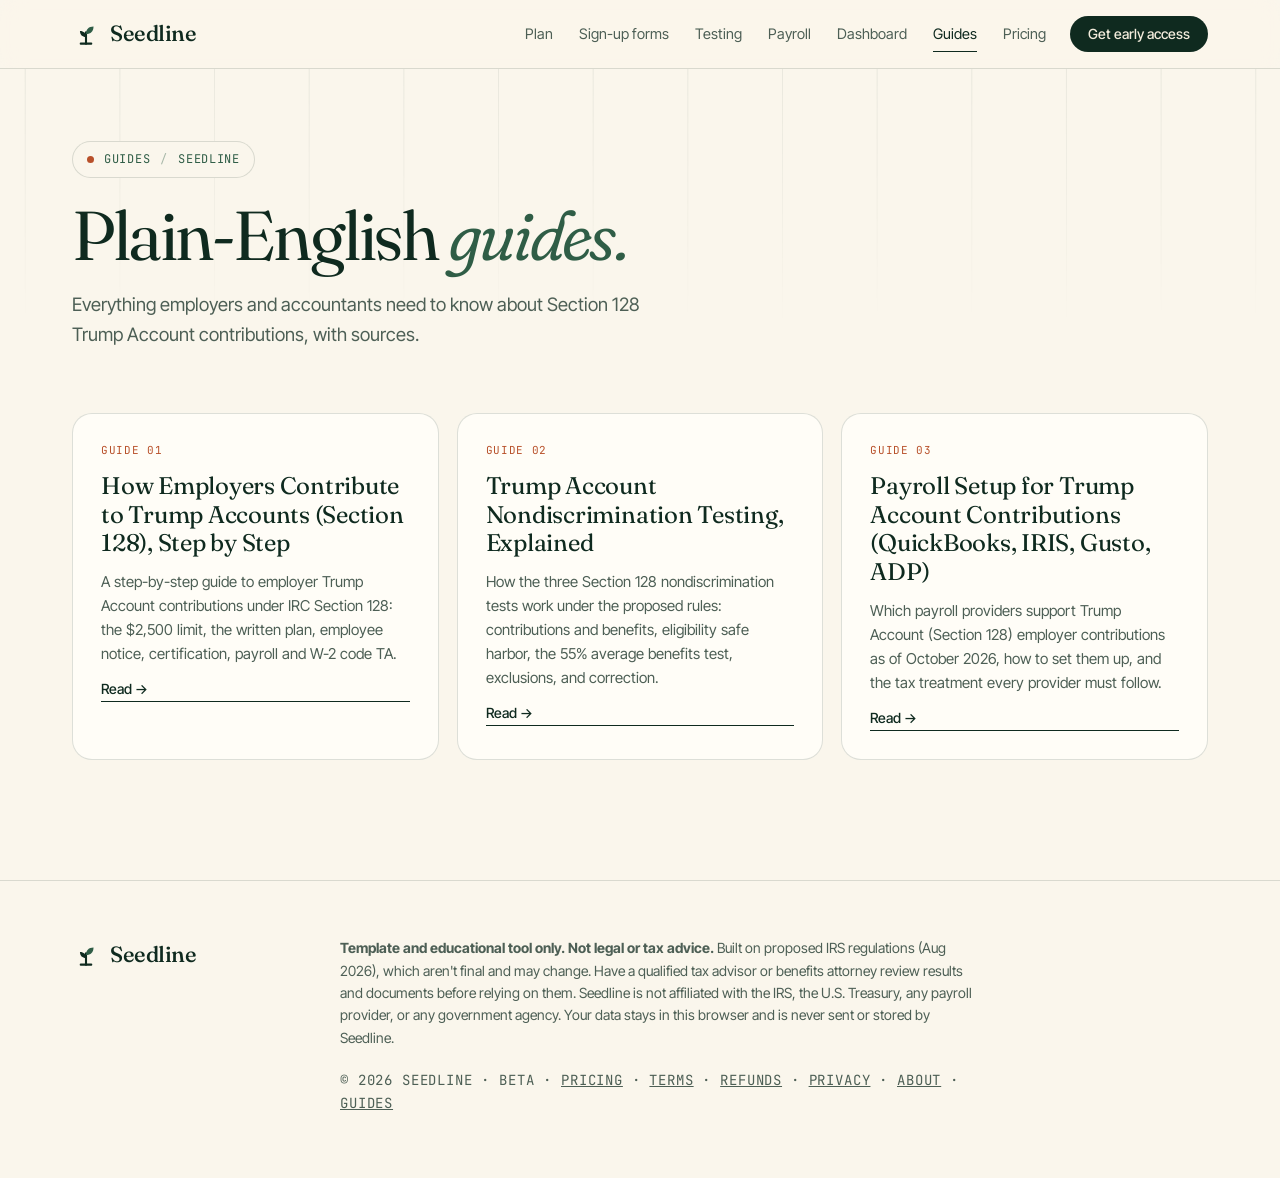
<file: guides/index.html>
<!doctype html><html lang="en"><head><meta charset="utf-8"><meta name="viewport" content="width=device-width,initial-scale=1">
<title>Trump Account guides for employers | Seedline</title><meta name="description" content="Plain-English guides to employer Trump Account contributions: Section 128 setup, nondiscrimination testing, and payroll."><meta name="theme-color" content="#0f2a1f"><link rel="canonical" href="https://kobe813.github.io/seedline/guides/"><meta property="og:type" content="website"><meta property="og:site_name" content="Seedline"><meta property="og:title" content="Trump Account guides for employers | Seedline"><meta property="og:description" content="Plain-English guides to employer Trump Account contributions: Section 128 setup, nondiscrimination testing, and payroll."><meta property="og:url" content="https://kobe813.github.io/seedline/guides/"><meta property="og:image" content="https://kobe813.github.io/seedline/og.png"><meta property="og:image:width" content="1200"><meta property="og:image:height" content="630"><meta name="twitter:card" content="summary_large_image">
<link rel="preconnect" href="https://fonts.googleapis.com"><link rel="preconnect" href="https://fonts.gstatic.com" crossorigin>
<link href="https://fonts.googleapis.com/css2?family=Fraunces:ital,opsz,wght@0,9..144,300..700;1,9..144,300..600&family=Inter+Tight:wght@400;500;600&family=JetBrains+Mono:wght@400;500&display=swap" rel="stylesheet">
<link rel="icon" href="data:image/svg+xml,%3Csvg xmlns='http://www.w3.org/2000/svg' viewBox='0 0 32 32'%3E%3Crect width='32' height='32' rx='8' fill='%230f2a1f'/%3E%3Cpath d='M16 26V14' stroke='%23f3ecdc' stroke-width='2.4' stroke-linecap='round'/%3E%3Cpath d='M16 16c0-5 3-8 8-8 0 5-3 8-8 8z' fill='%23e8ff6b'/%3E%3Cpath d='M16 19c0-4-2.5-6.5-6.5-6.5 0 4 2.5 6.5 6.5 6.5z' fill='%23f3ecdc'/%3E%3C/svg%3E">
<link rel="stylesheet" href="../style.css"><link rel="stylesheet" href="../plan/plan.css"><link rel="stylesheet" href="../assets/app.css"></head><body>
<a class="skip" href="#main">Skip to content</a>
<svg width="0" height="0" style="position:absolute" aria-hidden="true"><defs><symbol id="mark" viewBox="0 0 32 32"><path d="M16 27V14" stroke="currentColor" stroke-width="2.4" stroke-linecap="round" fill="none"/><path d="M16 16c0-5.5 3.2-8.6 8.6-8.6 0 5.5-3.1 8.6-8.6 8.6z" fill="var(--leaf,#e8ff6b)"/><path d="M16 19.5c0-4.3-2.6-6.9-6.9-6.9 0 4.3 2.6 6.9 6.9 6.9z" fill="currentColor"/><path d="M10 27h12" stroke="currentColor" stroke-width="2.4" stroke-linecap="round"/></symbol></defs></svg>
<header class="nav noprint"><div class="wrap navin">
<a class="logo" href="../" aria-label="Seedline home"><svg class="logomark"><use href="#mark"/></svg><span>Seedline</span></a>
<nav aria-label="Primary"><a href="../plan/">Plan</a><a href="../enroll/">Sign-up forms</a><a href="../test/">Testing</a><a href="../payroll/">Payroll</a><a href="../app/">Dashboard</a><a href="../guides/" aria-current=page>Guides</a><a href="../pricing/">Pricing</a></nav>
<a class="btn sm" href="../#signup">Get early access</a></div></header>
<main id="main">
<section class="phead noprint"><div class="wrap">
<p class="eyebrow"><span class="dot"></span>Guides <span class="sep">/</span> Seedline</p>
<h1 class="ph1">Plain-English <em>guides.</em></h1>
<p class="lead">Everything employers and accountants need to know about Section 128 Trump Account contributions, with sources.</p>

</div></section>
<section class="builder"><div class="wrap"><div class="glist"><a class="gcard" href="section-128-employer-contributions/"><span class="mono small">Guide 01</span><h3>How Employers Contribute to Trump Accounts (Section 128), Step by Step</h3><p>A step-by-step guide to employer Trump Account contributions under IRC Section 128: the $2,500 limit, the written plan, employee notice, certification, payroll and W-2 code TA.</p><span class="link small2">Read →</span></a><a class="gcard" href="nondiscrimination-testing/"><span class="mono small">Guide 02</span><h3>Trump Account Nondiscrimination Testing, Explained</h3><p>How the three Section 128 nondiscrimination tests work under the proposed rules: contributions and benefits, eligibility safe harbor, the 55% average benefits test, exclusions, and correction.</p><span class="link small2">Read →</span></a><a class="gcard" href="payroll-setup/"><span class="mono small">Guide 03</span><h3>Payroll Setup for Trump Account Contributions (QuickBooks, IRIS, Gusto, ADP)</h3><p>Which payroll providers support Trump Account (Section 128) employer contributions as of October 2026, how to set them up, and the tax treatment every provider must follow.</p><span class="link small2">Read →</span></a></div></div></section>

</main>
<footer class="noprint"><div class="wrap foot">
<a class="logo" href="../"><svg class="logomark"><use href="#mark"/></svg><span>Seedline</span></a>
<p><b>Template and educational tool only. Not legal or tax advice.</b> Built on proposed IRS regulations (Aug 2026), which aren't final and may change. Have a qualified tax advisor or benefits attorney review results and documents before relying on them. Seedline is not affiliated with the IRS, the U.S. Treasury, any payroll provider, or any government agency. Your data stays in this browser and is never sent or stored by Seedline.</p><p class="mono small flinks">© 2026 Seedline · Beta · <a href="../pricing/">Pricing</a> · <a href="../terms/">Terms</a> · <a href="../refunds/">Refunds</a> · <a href="../privacy/">Privacy</a> · <a href="../about/">About</a> · <a href="../guides/">Guides</a></p></div></footer>

</body></html>
</file>
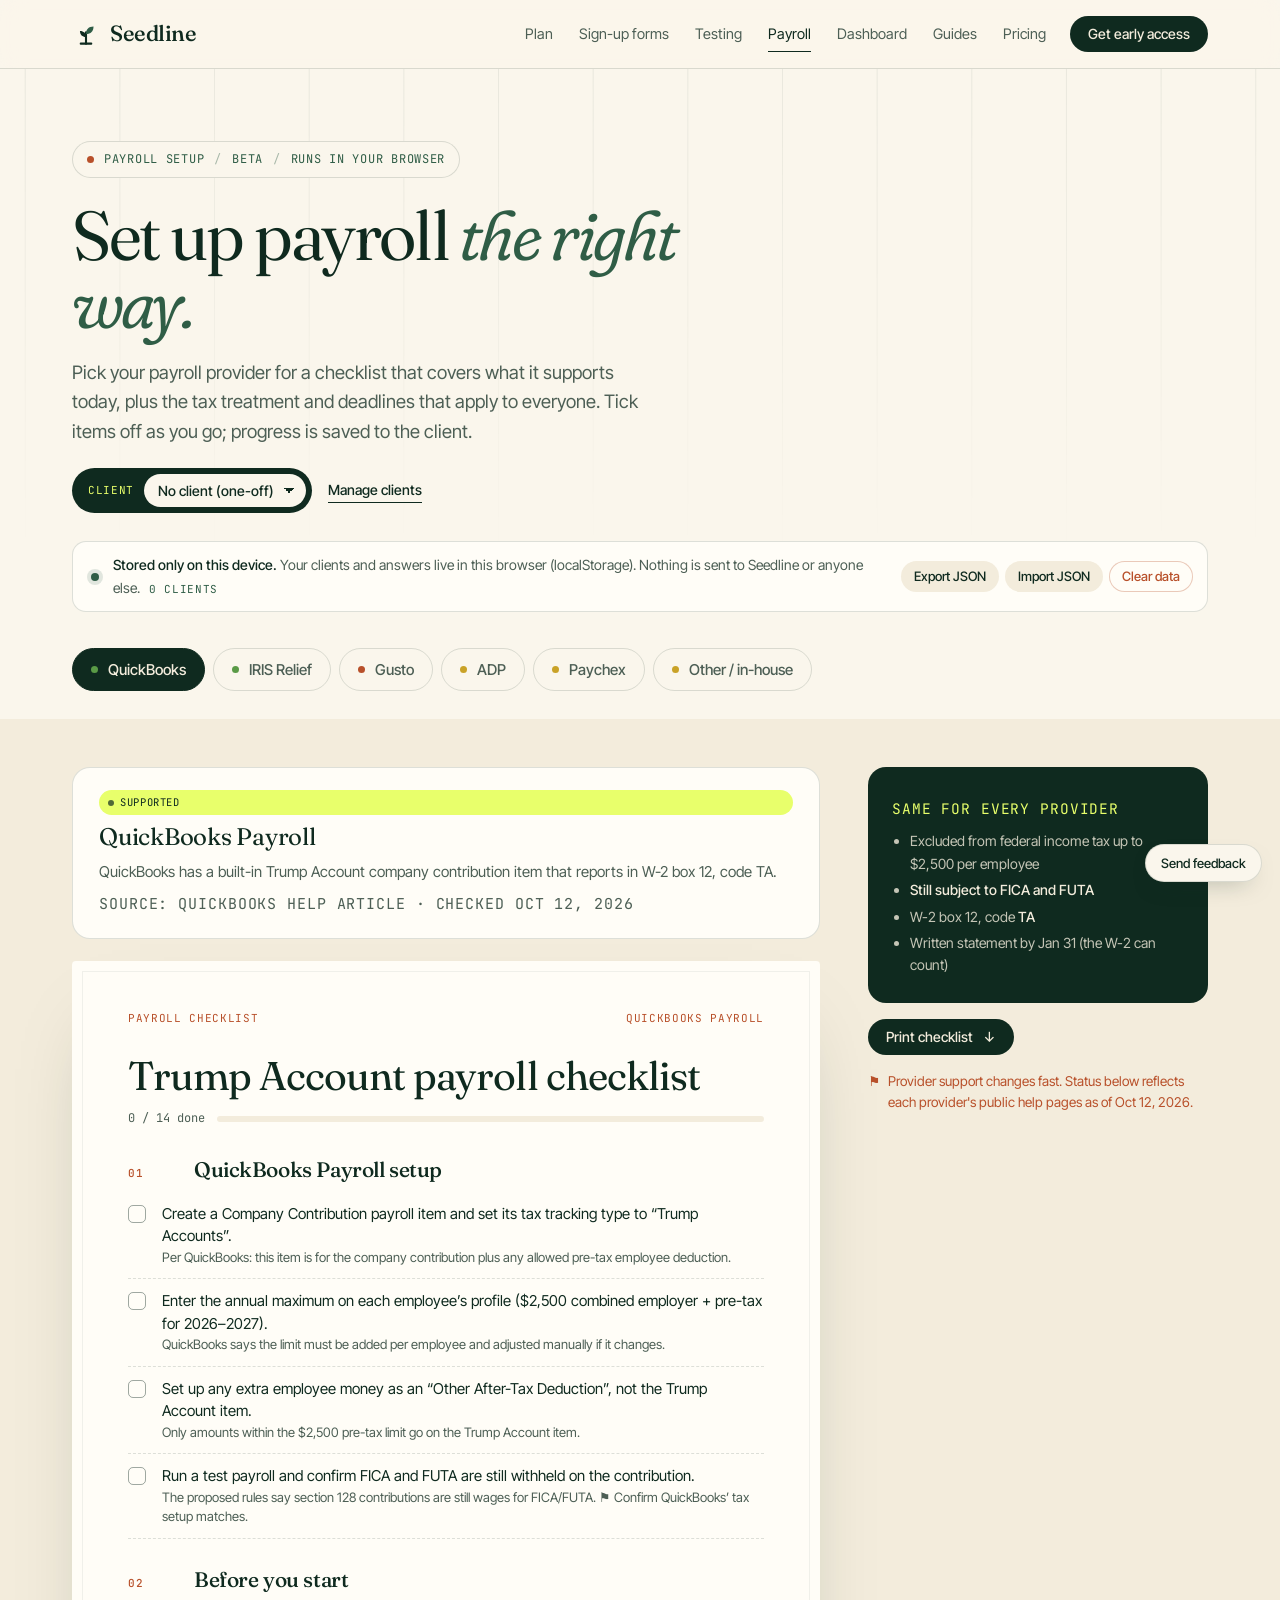
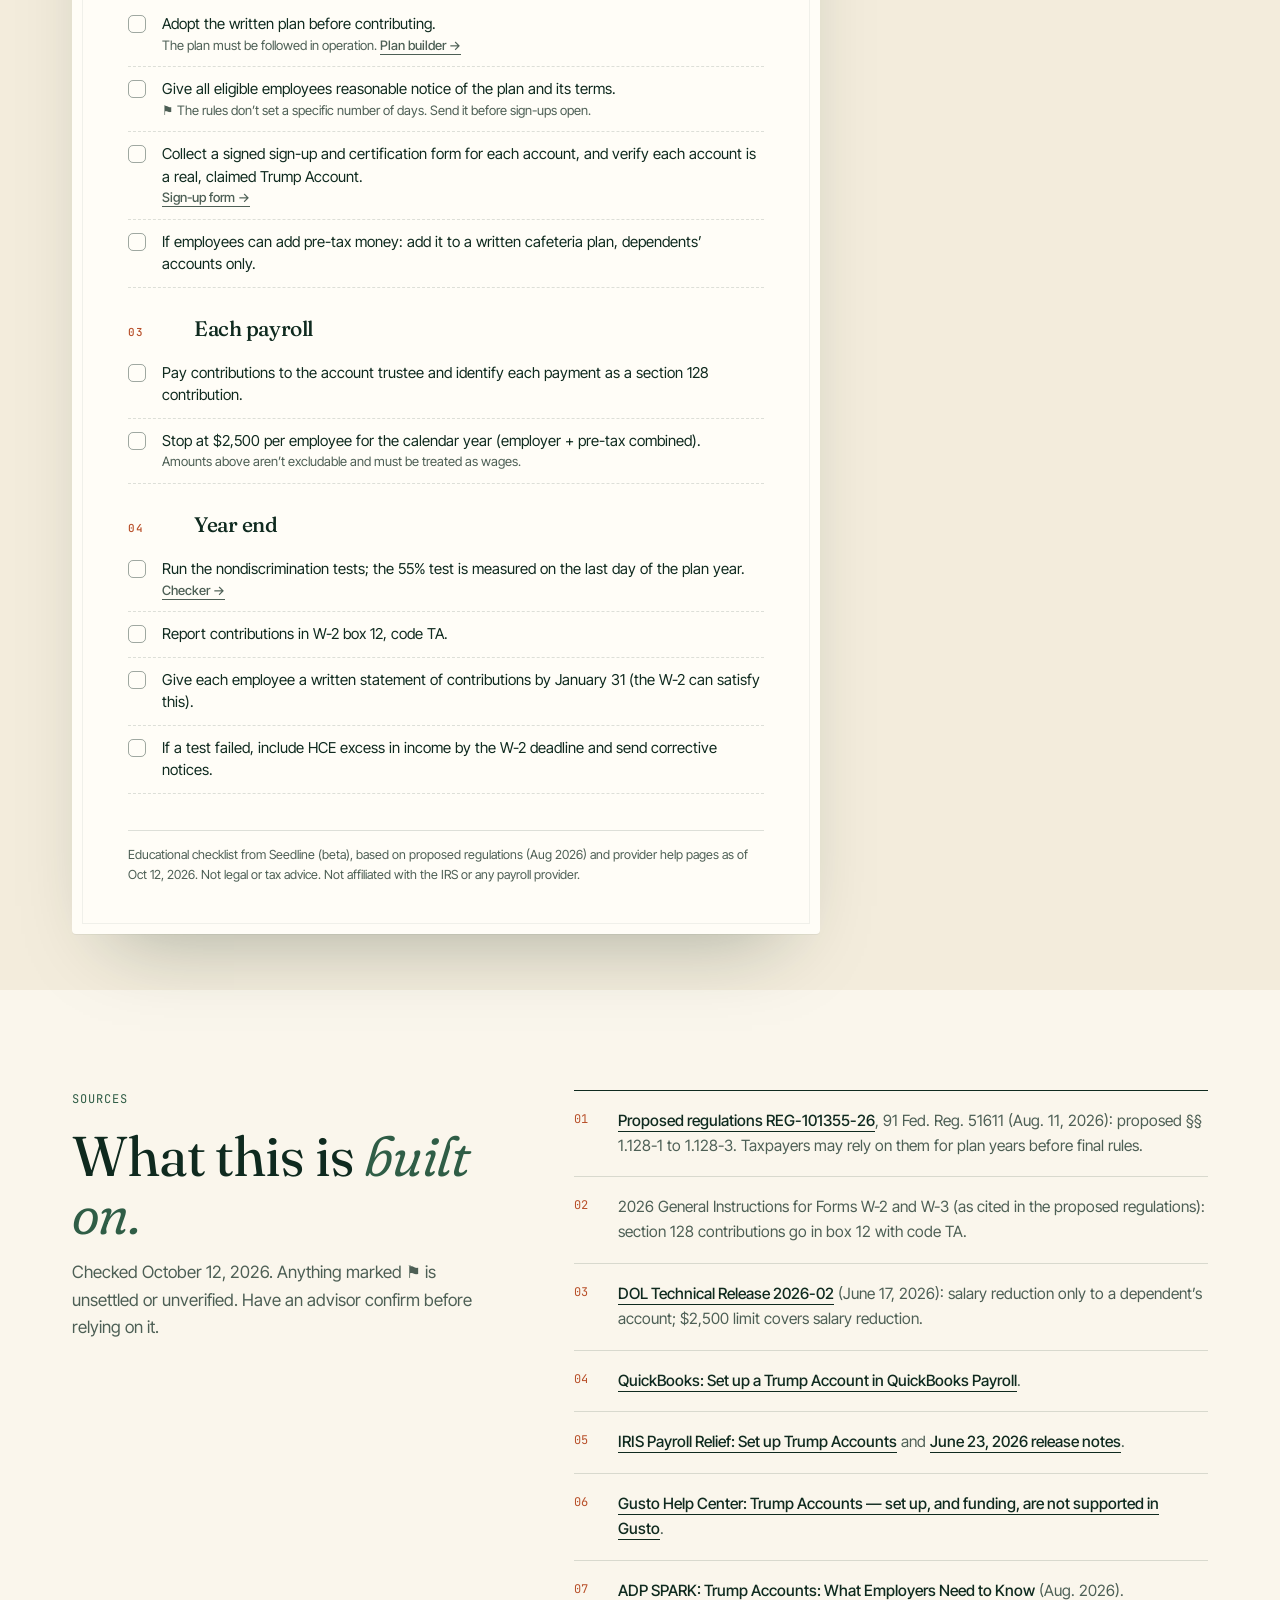
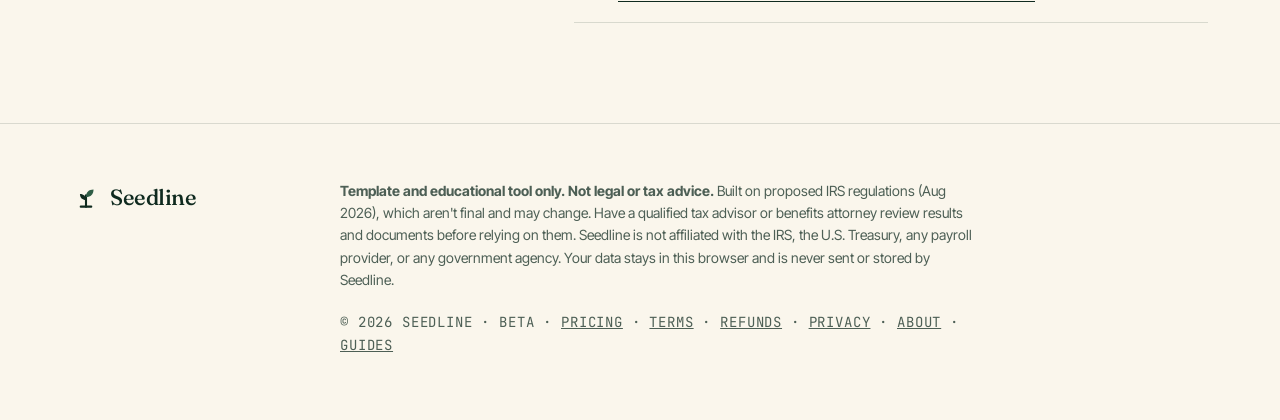
<file: payroll/index.html>
<!doctype html><html lang="en"><head><meta charset="utf-8"><meta name="viewport" content="width=device-width,initial-scale=1">
<title>Payroll setup guide | Seedline</title><meta name="description" content="Step-by-step payroll checklist for Trump Account (Section 128) employer contributions by provider: QuickBooks, IRIS, Gusto, ADP, Paychex."><meta name="theme-color" content="#0f2a1f"><link rel="canonical" href="https://kobe813.github.io/seedline/payroll/"><meta property="og:type" content="website"><meta property="og:site_name" content="Seedline"><meta property="og:title" content="Payroll setup guide | Seedline"><meta property="og:description" content="Step-by-step payroll checklist for Trump Account (Section 128) employer contributions by provider: QuickBooks, IRIS, Gusto, ADP, Paychex."><meta property="og:url" content="https://kobe813.github.io/seedline/payroll/"><meta property="og:image" content="https://kobe813.github.io/seedline/og.png"><meta property="og:image:width" content="1200"><meta property="og:image:height" content="630"><meta name="twitter:card" content="summary_large_image">
<link rel="preconnect" href="https://fonts.googleapis.com"><link rel="preconnect" href="https://fonts.gstatic.com" crossorigin>
<link href="https://fonts.googleapis.com/css2?family=Fraunces:ital,opsz,wght@0,9..144,300..700;1,9..144,300..600&family=Inter+Tight:wght@400;500;600&family=JetBrains+Mono:wght@400;500&display=swap" rel="stylesheet">
<link rel="icon" href="data:image/svg+xml,%3Csvg xmlns='http://www.w3.org/2000/svg' viewBox='0 0 32 32'%3E%3Crect width='32' height='32' rx='8' fill='%230f2a1f'/%3E%3Cpath d='M16 26V14' stroke='%23f3ecdc' stroke-width='2.4' stroke-linecap='round'/%3E%3Cpath d='M16 16c0-5 3-8 8-8 0 5-3 8-8 8z' fill='%23e8ff6b'/%3E%3Cpath d='M16 19c0-4-2.5-6.5-6.5-6.5 0 4 2.5 6.5 6.5 6.5z' fill='%23f3ecdc'/%3E%3C/svg%3E">
<link rel="stylesheet" href="../style.css"><link rel="stylesheet" href="../plan/plan.css"><link rel="stylesheet" href="../assets/app.css"><link rel="stylesheet" href="payroll.css"></head><body>
<a class="skip" href="#main">Skip to content</a>
<svg width="0" height="0" style="position:absolute" aria-hidden="true"><defs><symbol id="mark" viewBox="0 0 32 32"><path d="M16 27V14" stroke="currentColor" stroke-width="2.4" stroke-linecap="round" fill="none"/><path d="M16 16c0-5.5 3.2-8.6 8.6-8.6 0 5.5-3.1 8.6-8.6 8.6z" fill="var(--leaf,#e8ff6b)"/><path d="M16 19.5c0-4.3-2.6-6.9-6.9-6.9 0 4.3 2.6 6.9 6.9 6.9z" fill="currentColor"/><path d="M10 27h12" stroke="currentColor" stroke-width="2.4" stroke-linecap="round"/></symbol></defs></svg>
<header class="nav noprint"><div class="wrap navin">
<a class="logo" href="../" aria-label="Seedline home"><svg class="logomark"><use href="#mark"/></svg><span>Seedline</span></a>
<nav aria-label="Primary"><a href="../plan/">Plan</a><a href="../enroll/">Sign-up forms</a><a href="../test/">Testing</a><a href="../payroll/" aria-current=page>Payroll</a><a href="../app/">Dashboard</a><a href="../guides/">Guides</a><a href="../pricing/">Pricing</a></nav>
<a class="btn sm" href="../#signup">Get early access</a></div></header>
<main id="main">
<section class="phead noprint"><div class="wrap">
<p class="eyebrow"><span class="dot"></span>Payroll setup <span class="sep">/</span> Beta <span class="sep">/</span> Runs in your browser</p>
<h1 class="ph1">Set up payroll <em>the right way.</em></h1>
<p class="lead">Pick your payroll provider for a checklist that covers what it supports today, plus the tax treatment and deadlines that apply to everyone. Tick items off as you go; progress is saved to the client.</p>
<div class="pickrow" id="pick"></div><div class="databar" id="databar"></div>
</div></section>
<section class="builder noprint"><div class="wrap">
<div class="provs" id="provs" role="tablist" aria-label="Payroll provider"></div>
</div></section>
<section class="out2 payout"><div class="wrap mgrid">
<div><div id="status"></div><article class="paper checklist" id="list"></article></div>
<aside class="side"><div class="scard"><p class="mono small">Same for every provider</p><ul><li>Excluded from federal income tax up to $2,500 per employee</li><li><b>Still subject to FICA and FUTA</b></li><li>W-2 box 12, code <b>TA</b></li><li>Written statement by Jan 31 (the W-2 can count)</li></ul></div>
<button class="btn sm" onclick="print()" style="justify-self:start">Print checklist <span class="arr">↓</span></button>
<p class="unc2">Provider support changes fast. Status below reflects each provider's public help pages as of Oct 12, 2026.</p></aside>
</div></section>
<section class="sec srcs" id="sources"><div class="wrap faqgrid">
<div class="sechead"><p class="kicker">Sources</p><h2>What this is <em>built on.</em></h2><p class="sub">Checked October 12, 2026. Anything marked ⚑ is unsettled or unverified. Have an advisor confirm before relying on it.</p></div>
<ol class="srclist"><li><a class="link" href="https://www.federalregister.gov/documents/2026/08/11/2026-16314/employer-contributions-to-trump-accounts-and-nondiscrimination-rules-for-dependent-care-assistance" target="_blank" rel="noopener">Proposed regulations REG-101355-26</a>, 91 Fed. Reg. 51611 (Aug. 11, 2026): proposed §§ 1.128-1 to 1.128-3. Taxpayers may rely on them for plan years before final rules.</li><li>2026 General Instructions for Forms W-2 and W-3 (as cited in the proposed regulations): section 128 contributions go in box 12 with code TA.</li><li><a class="link" href="https://cri.georgetown.edu/wp-content/uploads/2026/06/Trump-Account-Guidance-26-02.pdf" target="_blank" rel="noopener">DOL Technical Release 2026-02</a> (June 17, 2026): salary reduction only to a dependent’s account; $2,500 limit covers salary reduction.</li><li><a class="link" href="https://quickbooks.intuit.com/learn-support/en-us/help-article/form-w-2/set-trump-account-quickbooks-payroll/L0kKegfcL_US_en_US" target="_blank" rel="noopener">QuickBooks: Set up a Trump Account in QuickBooks Payroll</a>.</li><li><a class="link" href="https://help.irisglobal.com/payroll-relief/produpdates/whats-new-2026/trump-accounts-june-2026/trump-accounts.htm" target="_blank" rel="noopener">IRIS Payroll Relief: Set up Trump Accounts</a> and <a class="link" href="https://help.irisglobal.com/payroll-relief/produpdates/whats-new-2026/june-23-2026-release-notes.htm" target="_blank" rel="noopener">June 23, 2026 release notes</a>.</li><li><a class="link" href="https://support.gusto.com/article/178543866593595/trump-accounts-set-up-and-funding-not-supported-in-gusto" target="_blank" rel="noopener">Gusto Help Center: Trump Accounts — set up, and funding, are not supported in Gusto</a>.</li><li><a class="link" href="https://www.adp.com/spark/articles/2026/08/trump-accounts-what-employers-need-to-know.aspx" target="_blank" rel="noopener">ADP SPARK: Trump Accounts: What Employers Need to Know</a> (Aug. 2026).</li></ol></div></section>
</main>
<footer class="noprint"><div class="wrap foot">
<a class="logo" href="../"><svg class="logomark"><use href="#mark"/></svg><span>Seedline</span></a>
<p><b>Template and educational tool only. Not legal or tax advice.</b> Built on proposed IRS regulations (Aug 2026), which aren't final and may change. Have a qualified tax advisor or benefits attorney review results and documents before relying on them. Seedline is not affiliated with the IRS, the U.S. Treasury, any payroll provider, or any government agency. Your data stays in this browser and is never sent or stored by Seedline.</p><p class="mono small flinks">© 2026 Seedline · Beta · <a href="../pricing/">Pricing</a> · <a href="../terms/">Terms</a> · <a href="../refunds/">Refunds</a> · <a href="../privacy/">Privacy</a> · <a href="../about/">About</a> · <a href="../guides/">Guides</a></p></div></footer>
<div class="fbk noprint"><button type="button" class="fbbtn" onclick="this.nextElementSibling.showModal()">Send feedback</button><dialog class="fbdlg"><form action="https://formsubmit.co/dhruva@mail.grokbot.com" method="POST"><input type="hidden" name="_subject" value="Seedline feedback"><input type="hidden" name="_captcha" value="false"><input type="text" name="_honey" style="display:none" tabindex="-1" autocomplete="off"><input type="hidden" name="page" class="fbpage"><p class="kicker">Feedback</p><h3>What should we fix or add?</h3><label class="fld"><span>Your feedback *</span><textarea name="feedback" rows="4" required></textarea></label><label class="fld"><span>Email (optional, if you want a reply)</span><input type="email" name="email"></label><div class="fbact"><button type="button" class="btn ghost sm" onclick="this.closest('dialog').close()">Cancel</button><button class="btn sm" type="submit" onclick="this.form.page.value=location.pathname">Send</button></div></form></dialog></div><script src="../assets/store.js"></script><script src="payroll.js"></script>
</body></html>
</file>
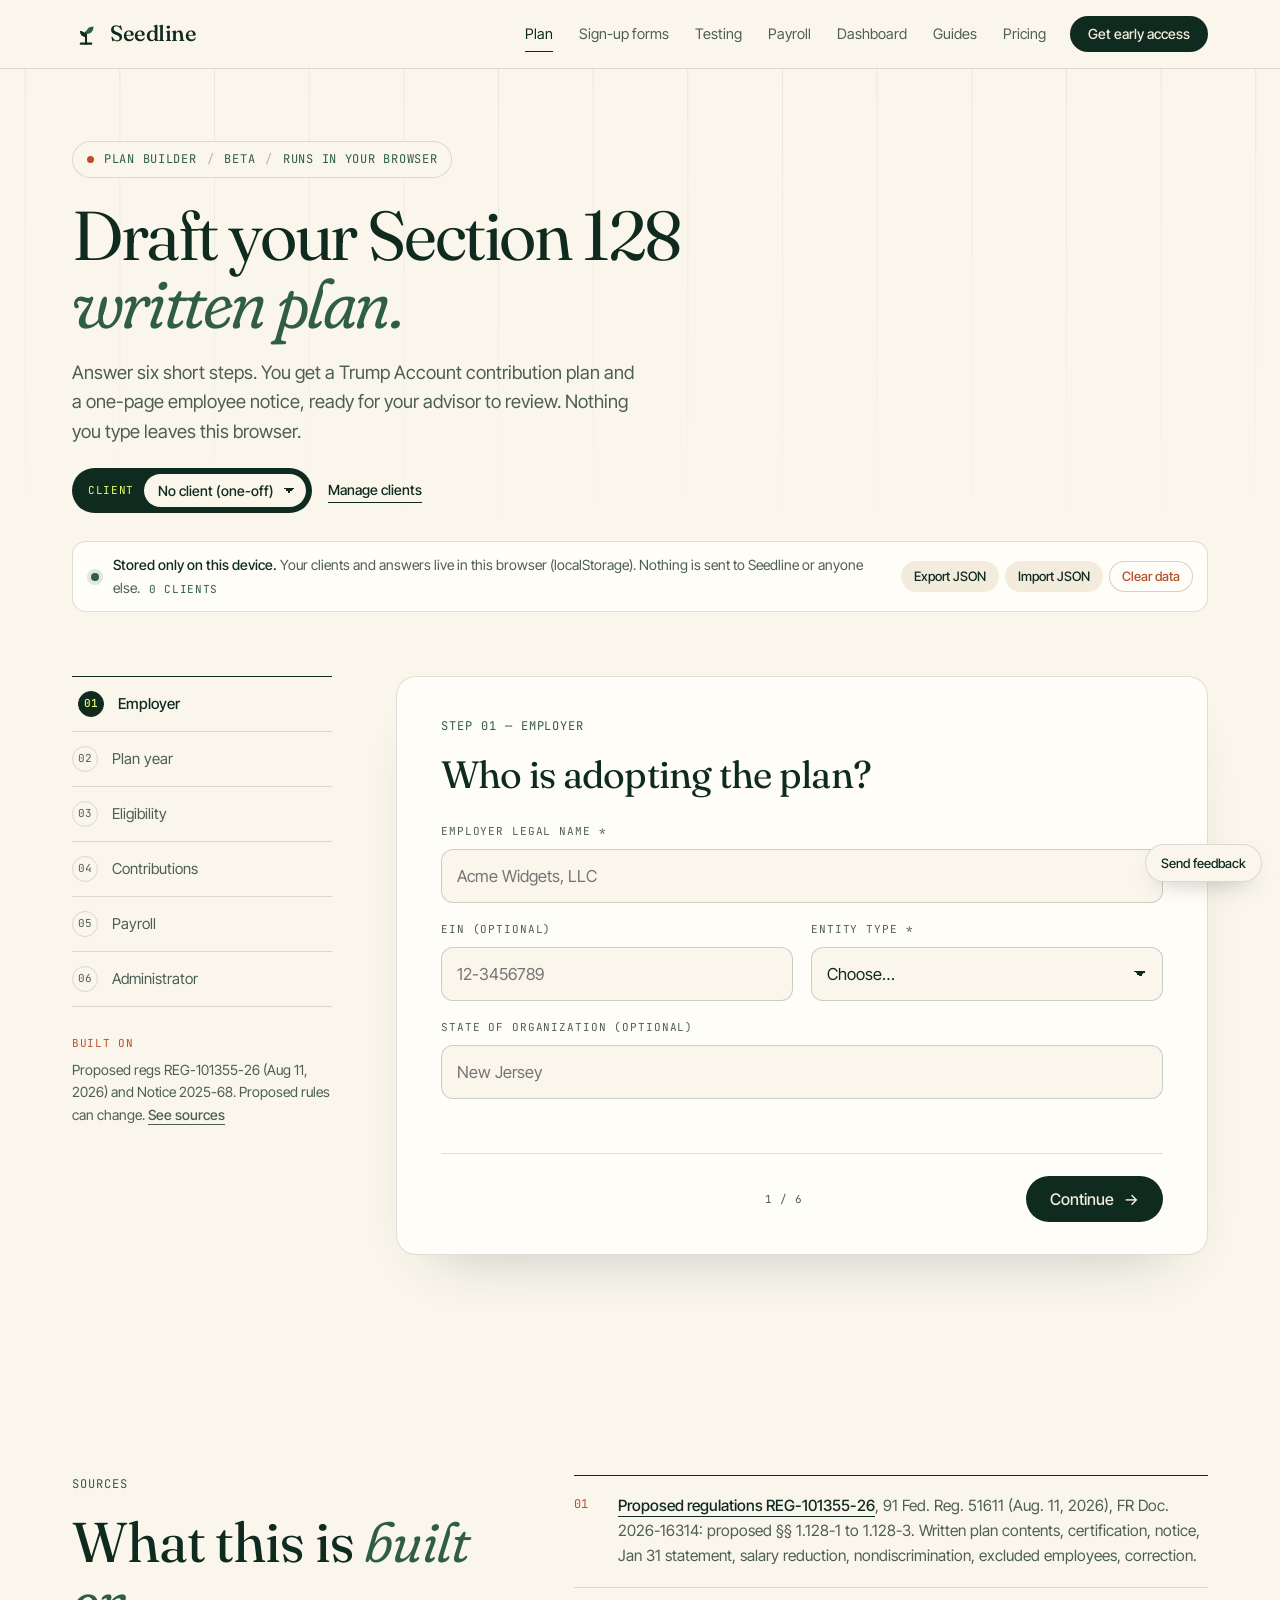
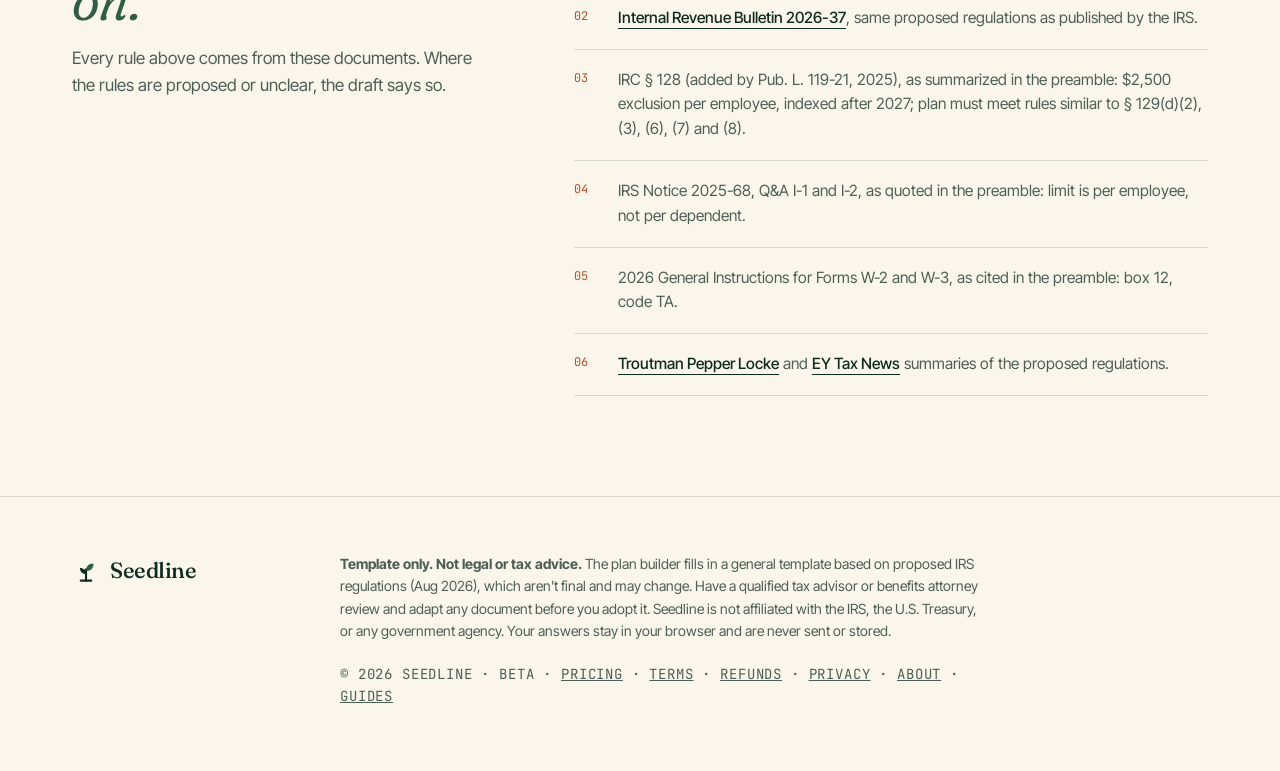
<file: plan/index.html>
<!doctype html><html lang="en"><head><meta charset="utf-8"><meta name="viewport" content="width=device-width,initial-scale=1">
<title>Plan builder (beta): Trump Account contribution plan template | Seedline</title>
<meta name="description" content="Draft a Section 128 Trump Account contribution plan and employee notice in your browser. Free template based on the proposed IRS regulations. Nothing is stored.">
<meta name="theme-color" content="#0f2a1f"><link rel="canonical" href="https://kobe813.github.io/seedline/plan/"><meta property="og:type" content="website"><meta property="og:site_name" content="Seedline"><meta property="og:title" content="Plan builder (beta): Trump Account contribution plan template | Seedline"><meta property="og:description" content="Draft a Section 128 Trump Account contribution plan and employee notice in your browser. Free template based on the proposed IRS regulations. Nothing is stored."><meta property="og:url" content="https://kobe813.github.io/seedline/plan/"><meta property="og:image" content="https://kobe813.github.io/seedline/og.png"><meta property="og:image:width" content="1200"><meta property="og:image:height" content="630"><meta name="twitter:card" content="summary_large_image">
<link rel="preconnect" href="https://fonts.googleapis.com"><link rel="preconnect" href="https://fonts.gstatic.com" crossorigin>
<link href="https://fonts.googleapis.com/css2?family=Fraunces:ital,opsz,wght@0,9..144,300..700;1,9..144,300..600&family=Inter+Tight:wght@400;500;600&family=JetBrains+Mono:wght@400;500&display=swap" rel="stylesheet">
<link rel="icon" href="data:image/svg+xml,%3Csvg xmlns='http://www.w3.org/2000/svg' viewBox='0 0 32 32'%3E%3Crect width='32' height='32' rx='8' fill='%230f2a1f'/%3E%3Cpath d='M16 26V14' stroke='%23f3ecdc' stroke-width='2.4' stroke-linecap='round'/%3E%3Cpath d='M16 16c0-5 3-8 8-8 0 5-3 8-8 8z' fill='%23e8ff6b'/%3E%3Cpath d='M16 19c0-4-2.5-6.5-6.5-6.5 0 4 2.5 6.5 6.5 6.5z' fill='%23f3ecdc'/%3E%3C/svg%3E">
<link rel="stylesheet" href="../style.css"><link rel="stylesheet" href="plan.css"><link rel="stylesheet" href="../assets/app.css"></head><body>
<a class="skip" href="#main">Skip to content</a>
<svg width="0" height="0" style="position:absolute" aria-hidden="true"><defs>
<symbol id="mark" viewBox="0 0 32 32"><path d="M16 27V14" stroke="currentColor" stroke-width="2.4" stroke-linecap="round" fill="none"/><path d="M16 16c0-5.5 3.2-8.6 8.6-8.6 0 5.5-3.1 8.6-8.6 8.6z" fill="var(--leaf,#e8ff6b)"/><path d="M16 19.5c0-4.3-2.6-6.9-6.9-6.9 0 4.3 2.6 6.9 6.9 6.9z" fill="currentColor"/><path d="M10 27h12" stroke="currentColor" stroke-width="2.4" stroke-linecap="round"/></symbol>
</defs></svg>

<header class="nav noprint"><div class="wrap navin">
<a class="logo" href="../" aria-label="Seedline home"><svg class="logomark"><use href="#mark"/></svg><span>Seedline</span></a>
<nav aria-label="Primary"><a href="./" aria-current=page>Plan</a><a href="../enroll/">Sign-up forms</a><a href="../test/">Testing</a><a href="../payroll/">Payroll</a><a href="../app/">Dashboard</a><a href="../guides/">Guides</a><a href="../pricing/">Pricing</a></nav>
<a class="btn sm" href="../#signup">Get early access</a></div></header>

<main id="main">
<section class="phead noprint"><div class="wrap">
<p class="eyebrow"><span class="dot"></span>Plan builder <span class="sep">/</span> Beta <span class="sep">/</span> Runs in your browser</p>
<h1 class="ph1">Draft your Section 128 <em>written plan.</em></h1>
<p class="lead">Answer six short steps. You get a Trump Account contribution plan and a one-page employee notice, ready for your advisor to review. Nothing you type leaves this browser.</p>
<div class="pickrow" id="pick"></div>
<div class="databar" id="databar"></div>
</div></section>

<section class="builder noprint" id="builder"><div class="wrap bgrid">
<aside class="rail">
<ol class="stepper" id="stepper"></ol>
<div class="railnote"><p class="mono small">Built on</p><p>Proposed regs REG-101355-26 (Aug 11, 2026) and Notice 2025-68. Proposed rules can change. <a class="link" href="#sources">See sources</a></p></div>
</aside>
<form class="card" id="f" novalidate>
<div class="step" data-t="Employer">
 <p class="kicker">Step 01 — Employer</p><h2 class="sh">Who is adopting the plan?</h2>
 <div class="row"><label class="fld w2"><span>Employer legal name *</span><input name="name" required placeholder="Acme Widgets, LLC" autocomplete="organization"></label></div>
 <div class="row"><label class="fld"><span>EIN (optional)</span><input name="ein" placeholder="12-3456789" inputmode="numeric" pattern="\d{2}-?\d{7}"></label>
 <label class="fld"><span>Entity type *</span><select name="entity" required><option value="">Choose…</option><option>C corporation</option><option>S corporation</option><option>Limited liability company</option><option>Partnership</option><option>Sole proprietorship</option><option>Nonprofit organization</option><option>Other</option></select></label></div>
 <label class="fld"><span>State of organization (optional)</span><input name="state" placeholder="New Jersey"></label>
 <p class="hint" id="ownerhint" hidden>Owners in this entity type (partners, sole proprietors, or more-than-2% S corporation shareholders) can sponsor the plan but can't receive contributions under it. The plan text excludes them automatically.</p>
</div>

<div class="step" data-t="Plan year" hidden>
 <p class="kicker">Step 02 — Plan year</p><h2 class="sh">When does it start?</h2>
 <div class="row"><label class="fld"><span>Effective date *</span><input type="date" name="eff" required></label>
 <label class="fld"><span>Plan year</span><select name="py"><option value="cal">Calendar year (Jan 1 – Dec 31)</option><option value="fiscal">Same as employer's fiscal year</option></select></label></div>
 <label class="fld" id="fyw" hidden><span>Fiscal year begins (month/day)</span><input name="fy" placeholder="July 1"></label>
 <p class="hint">A calendar plan year lines up with the $2,500 annual exclusion, which is counted per calendar year, and with W-2 reporting.</p>
</div>

<div class="step" data-t="Eligibility" hidden>
 <p class="kicker">Step 03 — Eligibility</p><h2 class="sh">Which employees can take part?</h2>
 <div class="opts">
  <label class="opt"><input type="radio" name="elig" value="all" checked><span><b>All employees</b><i>Eligible from their first day. Simplest to defend.</i></span></label>
  <label class="opt"><input type="radio" name="elig" value="wait"><span><b>After a waiting period</b><i>Eligible after a set number of months of service.</i></span></label>
 </div>
 <div class="row" id="waitw" hidden><label class="fld"><span>Months of service (1–12)</span><input type="number" name="months" min="1" max="12" value="3"></label></div>
 <p class="mono small gap">Optional exclusions</p>
 <label class="chk"><input type="checkbox" name="age21"><span>Exclude employees under age 21</span></label>
 <label class="chk"><input type="checkbox" name="cba"><span>Exclude employees covered by a collective bargaining agreement</span></label>
 <label class="chk"><input type="checkbox" name="pt"><span>Exclude part-time employees (regularly under <input class="inl" type="number" name="pthrs" min="1" max="39" value="20"> hours a week)</span></label>
 <p class="warn" id="ptwarn" hidden>Heads up: part-time isn't one of the automatic testing exclusions. It's allowed only if the eligibility classification still passes the nondiscrimination test. Ask your advisor to run it.</p>
 <p class="hint">Under the proposed rules, employees under 21 with less than one year of service, and certain union employees, can be left out when you test for discrimination. A waiting period of 12 months or less fits inside that.</p>
</div>

<div class="step" data-t="Contributions" hidden>
 <p class="kicker">Step 04 — Contributions</p><h2 class="sh">How much will you contribute?</h2>
 <div class="opts">
  <label class="opt"><input type="radio" name="form" value="emp" checked><span><b>Flat amount per employee</b><i>Same dollar amount for each participant, into their own or a child's account.</i></span></label>
  <label class="opt"><input type="radio" name="form" value="child"><span><b>Flat amount per eligible child</b><i>A set amount for each dependent's account, capped per employee.</i></span></label>
  <label class="opt"><input type="radio" name="form" value="pilot"><span><b>Match the $1,000 federal pilot deposit</b><i>For children born 2025–2028 who get the Treasury pilot contribution. Has its own testing safe harbor.</i></span></label>
 </div>
 <div class="row"><label class="fld"><span id="amtlab">Amount per employee, per year ($) *</span><input type="number" name="amt" min="1" step="1" value="500" required></label>
 <label class="fld"><span>When it's paid</span><select name="timing"><option value="annual">Once a year</option><option value="quarterly">Quarterly</option><option value="payroll">Each payroll period, prorated</option></select></label></div>
 <p class="meter" id="meter"></p>
 <label class="chk"><input type="checkbox" name="sr"><span>Also let employees add their own pre-tax money (cafeteria plan salary reduction) to a <u>child's</u> account</span></label>
 <p class="hint">The $2,500 exclusion is per employee, not per child, and counts both your contributions and any salary reductions. Salary reduction can go only to a dependent's account, and needs a separate Section 125 cafeteria plan.</p>
</div>

<div class="step" data-t="Payroll" hidden>
 <p class="kicker">Step 05 — Payroll</p><h2 class="sh">Who runs payroll?</h2>
 <label class="fld"><span>Payroll provider</span><select name="payroll"><option>Gusto</option><option>ADP</option><option>Paychex</option><option>QuickBooks Payroll</option><option>IRIS Payroll Relief</option><option>Rippling</option><option>Paylocity</option><option>In-house / my accountant</option><option>Other</option></select></label>
 <p class="hint">Your payroll setup needs to treat contributions as excluded from federal income tax but still subject to FICA and FUTA, and report them in Form W-2 box 12 with code TA.</p>
</div>

<div class="step" data-t="Administrator" hidden>
 <p class="kicker">Step 06 — Administrator</p><h2 class="sh">Who answers questions?</h2>
 <div class="row"><label class="fld"><span>Plan administrator (name or title) *</span><input name="admin" required placeholder="Jane Rivera, HR Manager"></label>
 <label class="fld"><span>Email *</span><input type="email" name="aemail" required placeholder="hr@company.com"></label></div>
 <div class="row"><label class="fld"><span>Phone (optional)</span><input name="aphone" placeholder="(555) 010-2000"></label>
 <label class="fld"><span>Authorized signer (optional)</span><input name="signer" placeholder="Sam Lee, President"></label></div>
</div>

<p class="formerr" id="err" role="alert"></p>
<div class="nav2"><button type="button" class="btn ghost" id="back">← Back</button><span class="mono small" id="cnt"></span><button type="submit" class="btn" id="next">Continue <span class="arr" aria-hidden="true">→</span></button></div>
</form>
</div></section>

<section class="out" id="out" hidden><div class="wrap">
<div class="toolbar noprint"><div><p class="kicker">Your draft</p><h2 class="sh">Plan + employee notice</h2></div>
<div class="tbtns"><button class="btn ghost sm" id="edit">← Edit answers</button><button class="btn ghost sm" id="save">Save to client</button><button class="btn ghost sm" id="dl">Download HTML</button><button class="btn sm" id="pdf">Save as PDF <span class="arr" aria-hidden="true">↓</span></button></div></div>
<div class="nextup noprint" id="nextup"><span class="mono small">Next</span><a class="link" href="../enroll/">Make the sign-up form</a><a class="link" href="../test/">Run the tests</a><a class="link" href="../payroll/">Set up payroll</a></div>
<div id="docs"></div>
</div></section>

<section class="sec srcs" id="sources"><div class="wrap faqgrid">
<div class="sechead"><p class="kicker">Sources</p><h2>What this is <em>built on.</em></h2><p class="sub">Every rule above comes from these documents. Where the rules are proposed or unclear, the draft says so.</p></div>
<ol class="srclist">
<li><a class="link" href="https://www.federalregister.gov/documents/2026/08/11/2026-16314/employer-contributions-to-trump-accounts-and-nondiscrimination-rules-for-dependent-care-assistance" target="_blank" rel="noopener">Proposed regulations REG-101355-26</a>, 91 Fed. Reg. 51611 (Aug. 11, 2026), FR Doc. 2026-16314: proposed §§ 1.128-1 to 1.128-3. Written plan contents, certification, notice, Jan 31 statement, salary reduction, nondiscrimination, excluded employees, correction.</li>
<li><a class="link" href="https://www.irs.gov/irb/2026-37_irb" target="_blank" rel="noopener">Internal Revenue Bulletin 2026-37</a>, same proposed regulations as published by the IRS.</li>
<li>IRC § 128 (added by Pub. L. 119-21, 2025), as summarized in the preamble: $2,500 exclusion per employee, indexed after 2027; plan must meet rules similar to § 129(d)(2), (3), (6), (7) and (8).</li>
<li>IRS Notice 2025-68, Q&amp;A I-1 and I-2, as quoted in the preamble: limit is per employee, not per dependent.</li>
<li>2026 General Instructions for Forms W-2 and W-3, as cited in the preamble: box 12, code TA.</li>
<li><a class="link" href="https://www.troutman.com/insights/irs-proposed-regulations-provide-initial-guidance-for-employers-offering-trump-account-benefits-to-employees/" target="_blank" rel="noopener">Troutman Pepper Locke</a> and <a class="link" href="https://taxnews.ey.com/news/2026-1779-employer-contribution-rules-for-trump-accounts-would-clarify-nondiscrimination-requirements-and-cafeteria-plan-administration" target="_blank" rel="noopener">EY Tax News</a> summaries of the proposed regulations.</li>
</ol></div></section>
</main>

<footer class="noprint"><div class="wrap foot">
<a class="logo" href="../"><svg class="logomark"><use href="#mark"/></svg><span>Seedline</span></a>
<p><b>Template only. Not legal or tax advice.</b> The plan builder fills in a general template based on proposed IRS regulations (Aug 2026), which aren't final and may change. Have a qualified tax advisor or benefits attorney review and adapt any document before you adopt it. Seedline is not affiliated with the IRS, the U.S. Treasury, or any government agency. Your answers stay in your browser and are never sent or stored.</p><p class="mono small flinks">© 2026 Seedline · Beta · <a href="../pricing/">Pricing</a> · <a href="../terms/">Terms</a> · <a href="../refunds/">Refunds</a> · <a href="../privacy/">Privacy</a> · <a href="../about/">About</a> · <a href="../guides/">Guides</a></p></div></footer>
<div class="fbk noprint"><button type="button" class="fbbtn" onclick="this.nextElementSibling.showModal()">Send feedback</button><dialog class="fbdlg"><form action="https://formsubmit.co/dhruva@mail.grokbot.com" method="POST"><input type="hidden" name="_subject" value="Seedline feedback"><input type="hidden" name="_captcha" value="false"><input type="text" name="_honey" style="display:none" tabindex="-1" autocomplete="off"><input type="hidden" name="page" class="fbpage"><p class="kicker">Feedback</p><h3>What should we fix or add?</h3><label class="fld"><span>Your feedback *</span><textarea name="feedback" rows="4" required></textarea></label><label class="fld"><span>Email (optional, if you want a reply)</span><input type="email" name="email"></label><div class="fbact"><button type="button" class="btn ghost sm" onclick="this.closest('dialog').close()">Cancel</button><button class="btn sm" type="submit" onclick="this.form.page.value=location.pathname">Send</button></div></form></dialog></div><script src="../assets/store.js"></script><script src="plan.js"></script>
</body></html>
</file>
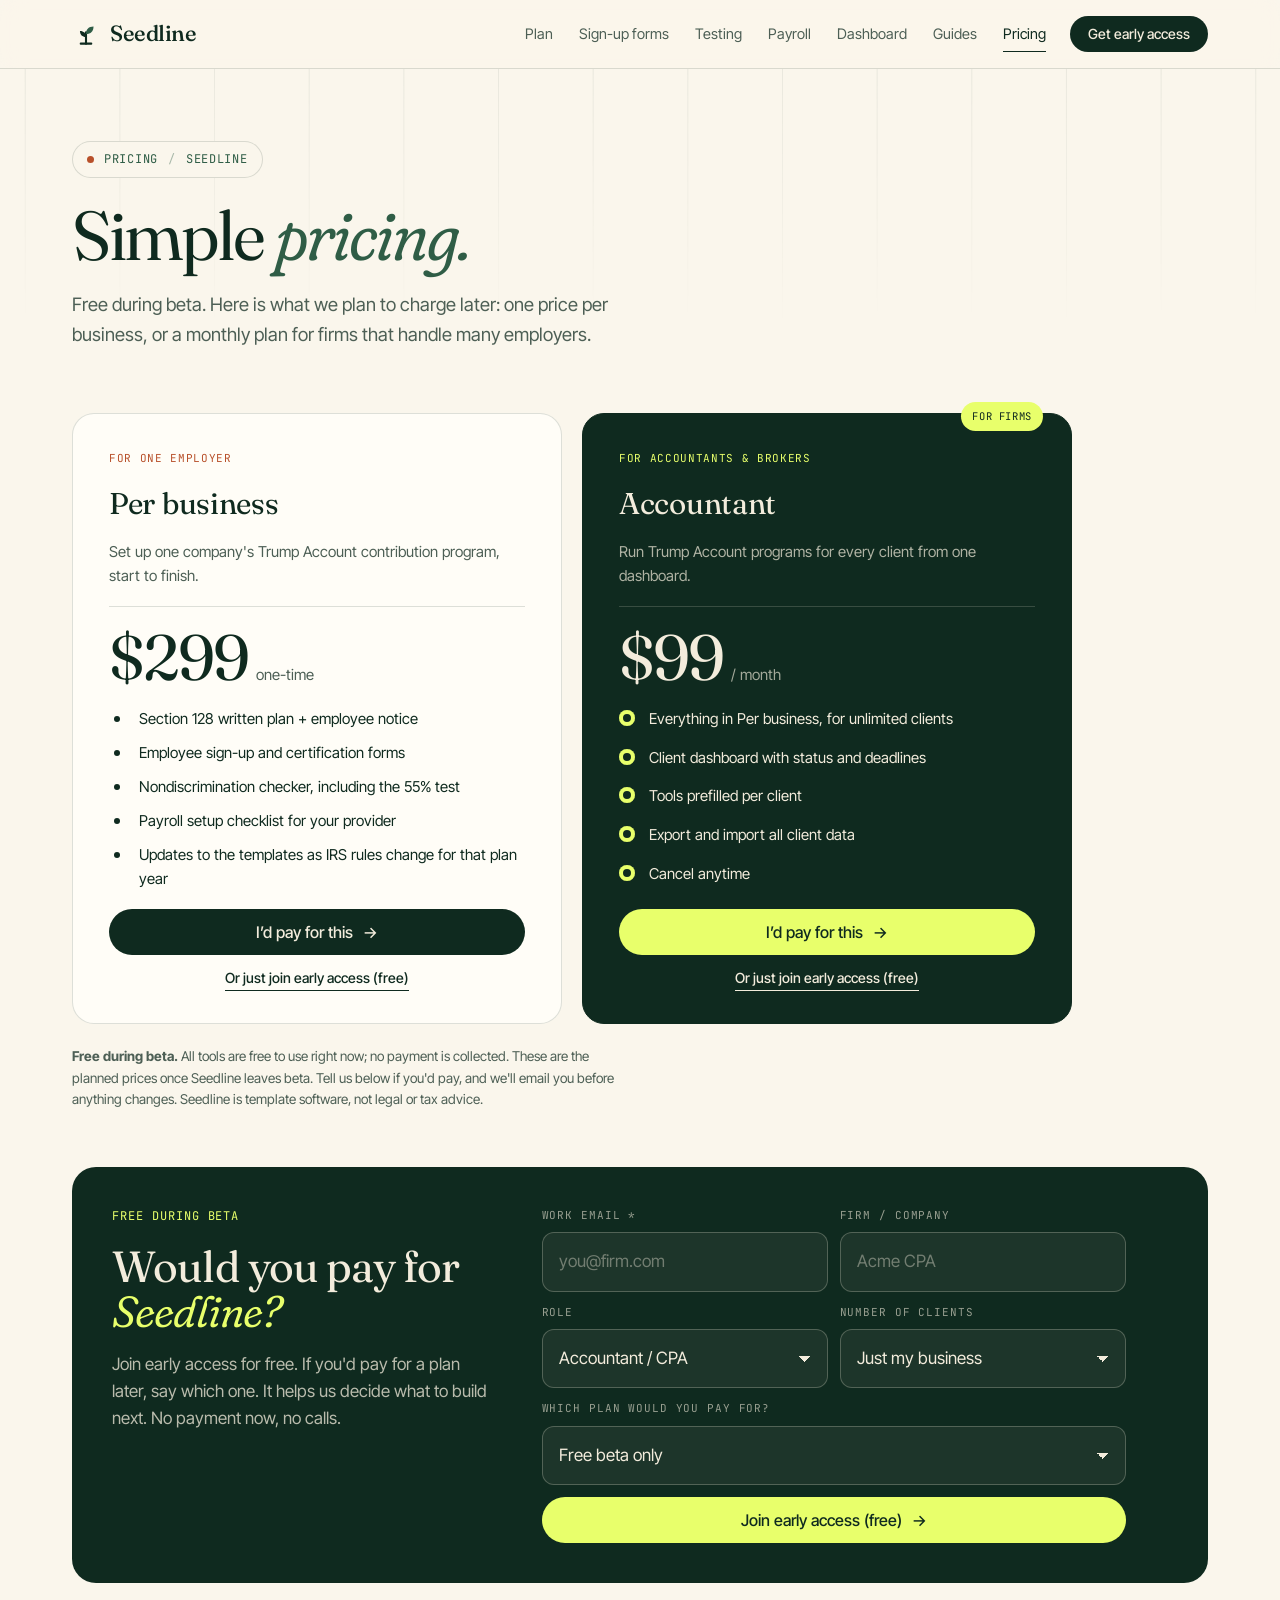
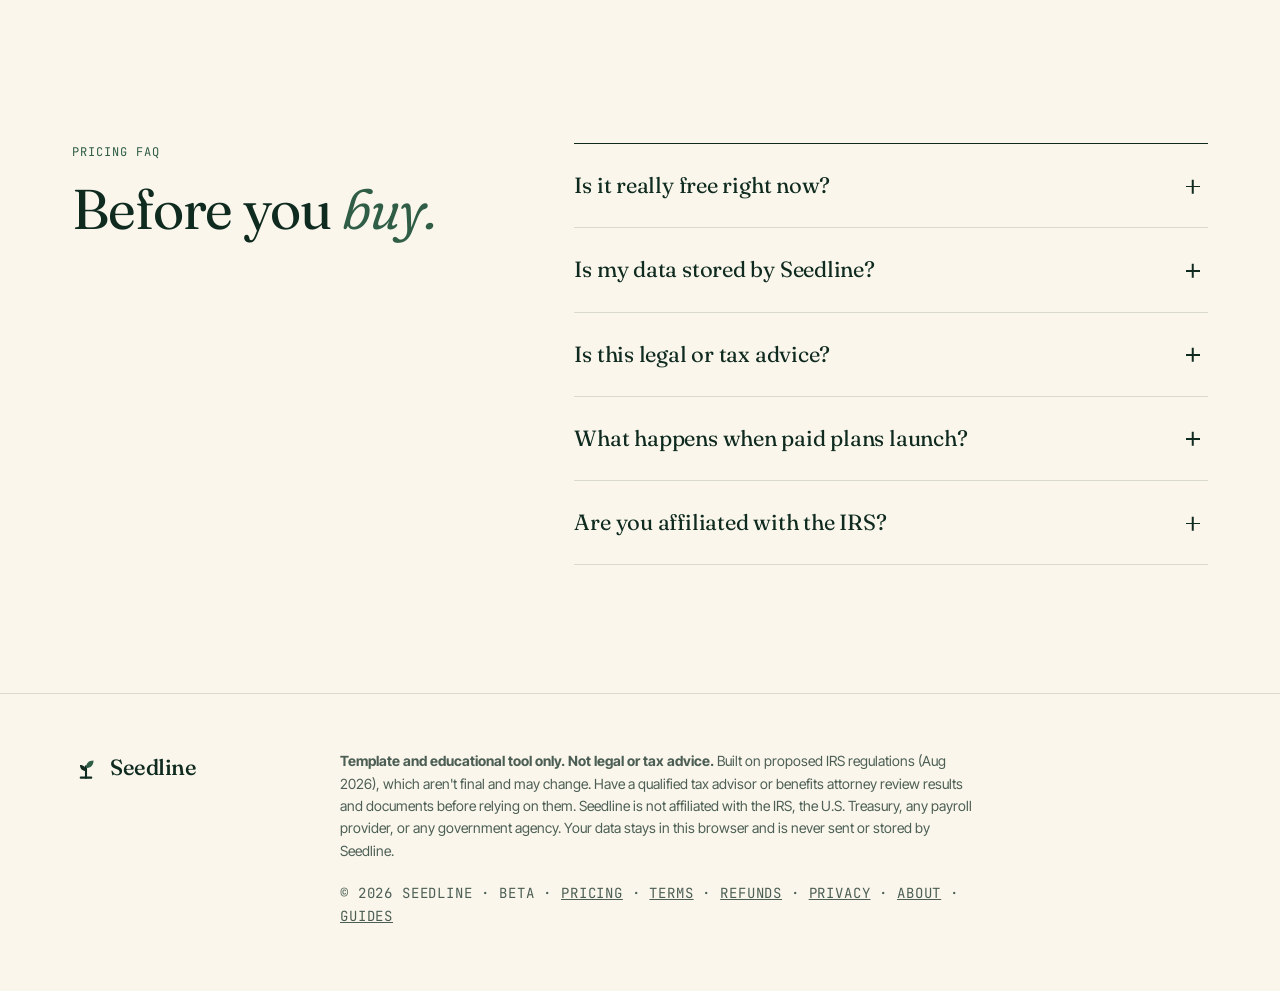
<file: pricing/index.html>
<!doctype html><html lang="en"><head><meta charset="utf-8"><meta name="viewport" content="width=device-width,initial-scale=1">
<title>Pricing | Seedline</title><meta name="description" content="Seedline is free during beta. Planned pricing: $299 one-time per business, or $99/month for accountants with unlimited clients."><meta name="theme-color" content="#0f2a1f"><link rel="canonical" href="https://kobe813.github.io/seedline/pricing/"><meta property="og:type" content="website"><meta property="og:site_name" content="Seedline"><meta property="og:title" content="Pricing | Seedline"><meta property="og:description" content="Seedline is free during beta. Planned pricing: $299 one-time per business, or $99/month for accountants with unlimited clients."><meta property="og:url" content="https://kobe813.github.io/seedline/pricing/"><meta property="og:image" content="https://kobe813.github.io/seedline/og.png"><meta property="og:image:width" content="1200"><meta property="og:image:height" content="630"><meta name="twitter:card" content="summary_large_image">
<link rel="preconnect" href="https://fonts.googleapis.com"><link rel="preconnect" href="https://fonts.gstatic.com" crossorigin>
<link href="https://fonts.googleapis.com/css2?family=Fraunces:ital,opsz,wght@0,9..144,300..700;1,9..144,300..600&family=Inter+Tight:wght@400;500;600&family=JetBrains+Mono:wght@400;500&display=swap" rel="stylesheet">
<link rel="icon" href="data:image/svg+xml,%3Csvg xmlns='http://www.w3.org/2000/svg' viewBox='0 0 32 32'%3E%3Crect width='32' height='32' rx='8' fill='%230f2a1f'/%3E%3Cpath d='M16 26V14' stroke='%23f3ecdc' stroke-width='2.4' stroke-linecap='round'/%3E%3Cpath d='M16 16c0-5 3-8 8-8 0 5-3 8-8 8z' fill='%23e8ff6b'/%3E%3Cpath d='M16 19c0-4-2.5-6.5-6.5-6.5 0 4 2.5 6.5 6.5 6.5z' fill='%23f3ecdc'/%3E%3C/svg%3E">
<link rel="stylesheet" href="../style.css"><link rel="stylesheet" href="../plan/plan.css"><link rel="stylesheet" href="../assets/app.css"></head><body>
<a class="skip" href="#main">Skip to content</a>
<svg width="0" height="0" style="position:absolute" aria-hidden="true"><defs><symbol id="mark" viewBox="0 0 32 32"><path d="M16 27V14" stroke="currentColor" stroke-width="2.4" stroke-linecap="round" fill="none"/><path d="M16 16c0-5.5 3.2-8.6 8.6-8.6 0 5.5-3.1 8.6-8.6 8.6z" fill="var(--leaf,#e8ff6b)"/><path d="M16 19.5c0-4.3-2.6-6.9-6.9-6.9 0 4.3 2.6 6.9 6.9 6.9z" fill="currentColor"/><path d="M10 27h12" stroke="currentColor" stroke-width="2.4" stroke-linecap="round"/></symbol></defs></svg>
<header class="nav noprint"><div class="wrap navin">
<a class="logo" href="../" aria-label="Seedline home"><svg class="logomark"><use href="#mark"/></svg><span>Seedline</span></a>
<nav aria-label="Primary"><a href="../plan/">Plan</a><a href="../enroll/">Sign-up forms</a><a href="../test/">Testing</a><a href="../payroll/">Payroll</a><a href="../app/">Dashboard</a><a href="../guides/">Guides</a><a href="../pricing/" aria-current=page>Pricing</a></nav>
<a class="btn sm" href="../#signup">Get early access</a></div></header>
<main id="main">
<section class="phead noprint"><div class="wrap">
<p class="eyebrow"><span class="dot"></span>Pricing <span class="sep">/</span> Seedline</p>
<h1 class="ph1">Simple <em>pricing.</em></h1>
<p class="lead">Free during beta. Here is what we plan to charge later: one price per business, or a monthly plan for firms that handle many employers.</p>

</div></section>
<section class="builder"><div class="wrap">
<div class="plans">
<article class="plan"><p class="mono small">For one employer</p><h3>Per business</h3><p class="for">Set up one company's Trump Account contribution program, start to finish.</p>
<div class="price"><b data-price="business"></b><span>one-time</span></div>
<ul class="incl"><li>Section 128 written plan + employee notice</li><li>Employee sign-up and certification forms</li><li>Nondiscrimination checker, including the 55% test</li><li>Payroll setup checklist for your provider</li><li>Updates to the templates as IRS rules change for that plan year</li></ul>
<a class="btn" data-buy="business" data-plan="Per business ($299 one-time)" href="#intent">I’d pay for this <span class="arr">→</span></a><a class="link small2 jfree" data-plan="Free beta only" href="#intent">Or just join early access (free)</a></article>
<article class="plan dark"><span class="tag">For firms</span><p class="mono small">For accountants &amp; brokers</p><h3>Accountant</h3><p class="for">Run Trump Account programs for every client from one dashboard.</p>
<div class="price"><b data-price="accountant"></b><span>/ month</span></div>
<ul class="incl"><li>Everything in Per business, for unlimited clients</li><li>Client dashboard with status and deadlines</li><li>Tools prefilled per client</li><li>Export and import all client data</li><li>Cancel anytime</li></ul>
<a class="btn light" data-buy="accountant" data-plan="Accountant ($99/month)" href="#intent">I’d pay for this <span class="arr">→</span></a><a class="link small2 jfree" data-plan="Free beta only" href="#intent">Or just join early access (free)</a></article>
</div>
<p class="fine"><b>Free during beta.</b> All tools are free to use right now; no payment is collected. These are the planned prices once Seedline leaves beta. Tell us below if you'd pay, and we'll email you before anything changes. Seedline is template software, not legal or tax advice.</p>
<section class="intent" id="intent"><div><p class="kicker">Free during beta</p><h2>Would you pay for <em>Seedline?</em></h2><p class="sub">Join early access for free. If you'd pay for a plan later, say which one. It helps us decide what to build next. No payment now, no calls.</p></div>
<form action="https://formsubmit.co/dhruva@mail.grokbot.com" method="POST"><input type="hidden" name="_subject" value="Seedline pricing interest"><input type="hidden" name="_captcha" value="false"><input type="hidden" name="_next" value="https://kobe813.github.io/seedline/pricing/?sent=1#intent"><input type="text" name="_honey" style="display:none" tabindex="-1" autocomplete="off">
<div class="row"><label class="fl"><span>Work email *</span><input type="email" name="email" required autocomplete="email" placeholder="you@firm.com"></label><label class="fl"><span>Firm / company</span><input name="firm" autocomplete="organization" placeholder="Acme CPA"></label></div>
<div class="row"><label class="fl"><span>Role</span><select name="role"><option>Accountant / CPA</option><option>Employer</option><option>Benefits broker</option><option>Other</option></select></label><label class="fl"><span>Number of clients</span><select name="clients"><option>Just my business</option><option>2–5</option><option>6–20</option><option>21–100</option><option>100+</option></select></label></div>
<label class="fl"><span>Which plan would you pay for?</span><select name="plan" id="planSel"><option>Free beta only</option><option>Per business ($299 one-time)</option><option>Accountant ($99/month)</option><option>Neither at these prices</option></select></label>
<button class="btn light" type="submit">Join early access (free) <span class="arr">→</span></button><p class="sent" id="sent" hidden>Thanks! We got it.</p></form></section>
</div></section>
<section id="faq" class="sec" style="padding-top:40px"><div class="wrap faqgrid">
<div class="sechead"><p class="kicker">Pricing FAQ</p><h2>Before you <em>buy.</em></h2></div>
<div class="faqs">
<details><summary>Is it really free right now?</summary><p>Yes. Every tool is free during the beta and nothing is charged. If paid plans launch, we'll email early-access members first.</p></details>
<details><summary>Is my data stored by Seedline?</summary><p>No. Your answers and client data stay in your browser's local storage. Export a JSON backup to move between devices.</p></details>
<details><summary>Is this legal or tax advice?</summary><p>No. Seedline produces templates and checklists based on proposed IRS regulations. Have a qualified tax advisor or benefits attorney review everything before you use it.</p></details>
<details><summary>What happens when paid plans launch?</summary><p>We'll email you first. The planned terms include a 14-day refund (see the draft <a class="link" href="../refunds/">refund policy</a>) and cancel-anytime for the Accountant plan.</p></details>
<details><summary>Are you affiliated with the IRS?</summary><p>No. Seedline is not affiliated with the IRS, the U.S. Treasury, any payroll provider, or any government agency.</p></details>
</div></div></section>

</main>
<footer class="noprint"><div class="wrap foot">
<a class="logo" href="../"><svg class="logomark"><use href="#mark"/></svg><span>Seedline</span></a>
<p><b>Template and educational tool only. Not legal or tax advice.</b> Built on proposed IRS regulations (Aug 2026), which aren't final and may change. Have a qualified tax advisor or benefits attorney review results and documents before relying on them. Seedline is not affiliated with the IRS, the U.S. Treasury, any payroll provider, or any government agency. Your data stays in this browser and is never sent or stored by Seedline.</p><p class="mono small flinks">© 2026 Seedline · Beta · <a href="../pricing/">Pricing</a> · <a href="../terms/">Terms</a> · <a href="../refunds/">Refunds</a> · <a href="../privacy/">Privacy</a> · <a href="../about/">About</a> · <a href="../guides/">Guides</a></p></div></footer>
<script src="../assets/config.js"></script><script>(()=>{const C=window.SEEDLINE;document.querySelectorAll('[data-price]').forEach(e=>e.textContent='$'+C[e.dataset.price==='business'?'PRICE_BUSINESS':'PRICE_ACCOUNTANT']);
const sel=document.getElementById('planSel');document.querySelectorAll('[data-plan]').forEach(a=>a.addEventListener('click',()=>{sel.value=a.dataset.plan;setTimeout(()=>document.querySelector('#intent input[name=email]').focus({preventScroll:true}),400)}));
if(new URLSearchParams(location.search).get('sent'))document.getElementById('sent').hidden=false;})();</script>
</body></html>
</file>
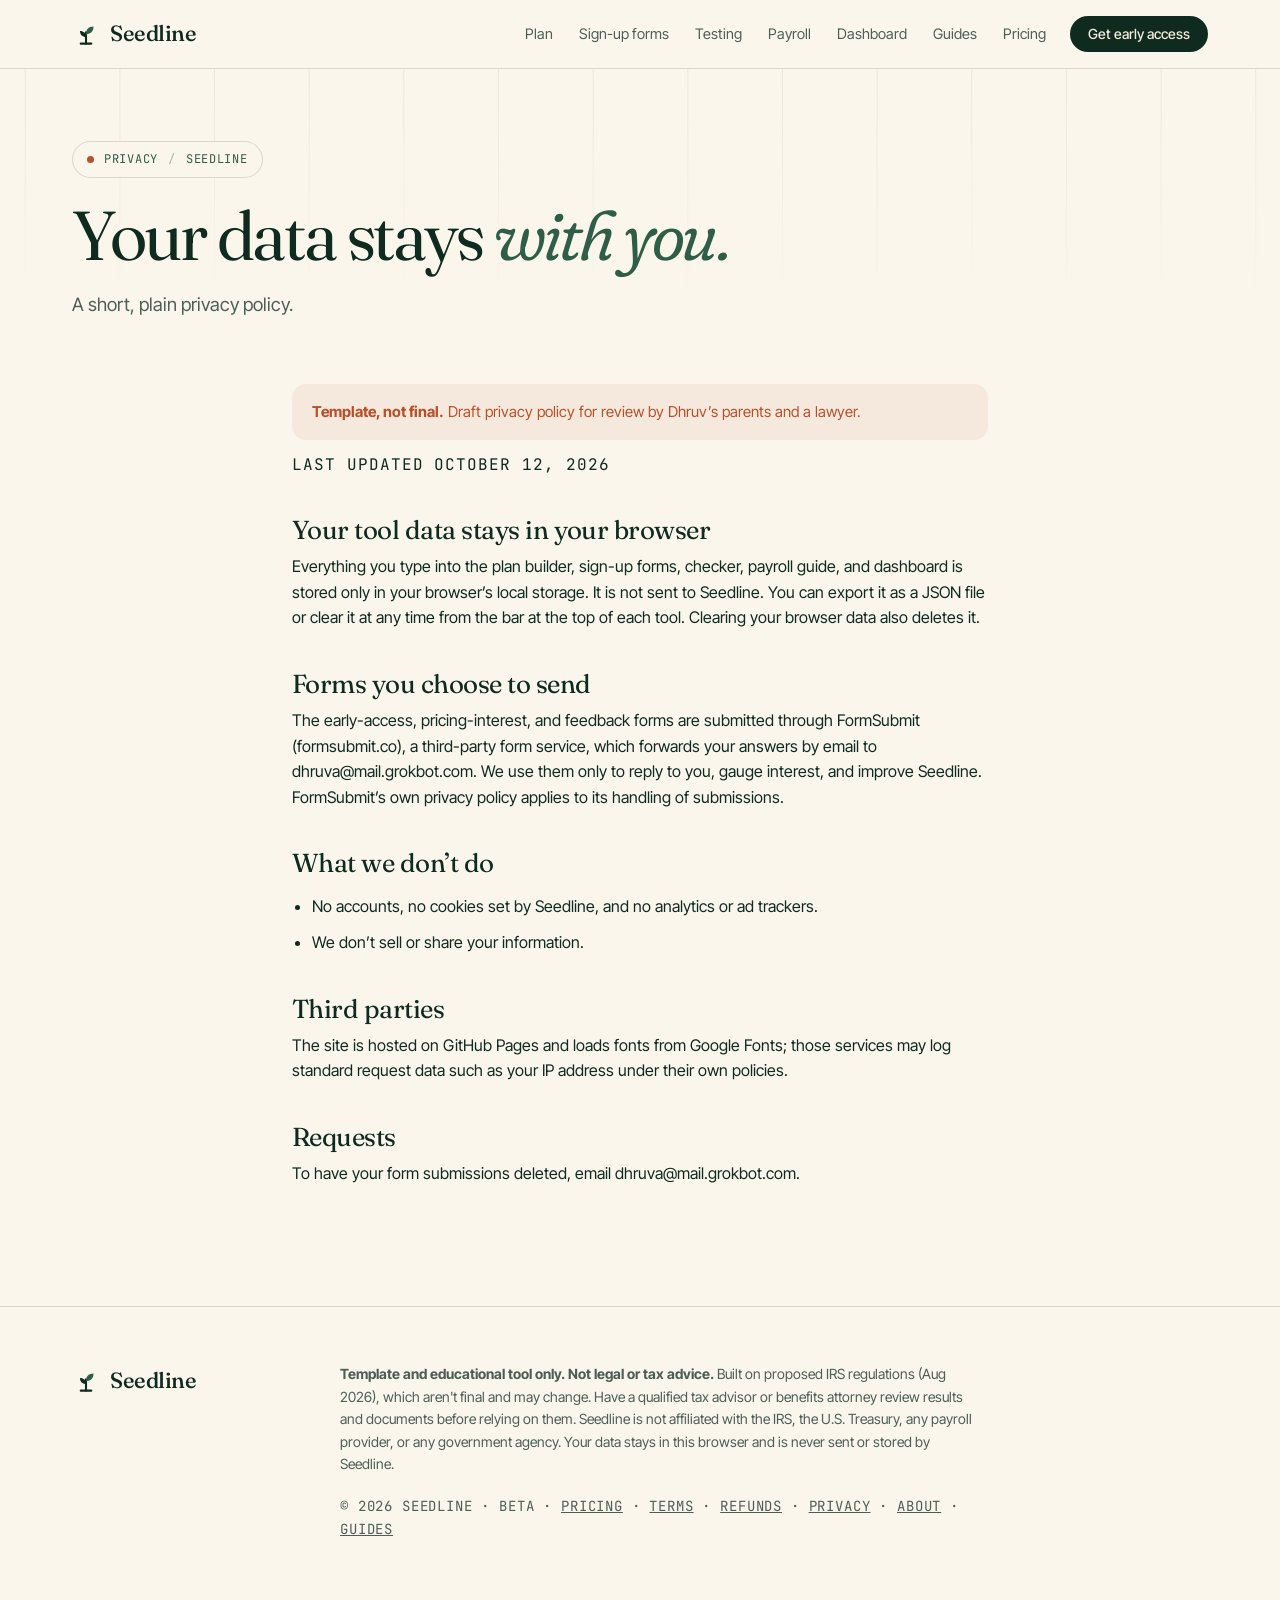
<file: privacy/index.html>
<!doctype html><html lang="en"><head><meta charset="utf-8"><meta name="viewport" content="width=device-width,initial-scale=1">
<title>Privacy policy | Seedline</title><meta name="description" content="How Seedline handles your data: tool data stays in your browser; forms are sent via FormSubmit."><meta name="theme-color" content="#0f2a1f"><link rel="canonical" href="https://kobe813.github.io/seedline/privacy/"><meta property="og:type" content="website"><meta property="og:site_name" content="Seedline"><meta property="og:title" content="Privacy policy | Seedline"><meta property="og:description" content="How Seedline handles your data: tool data stays in your browser; forms are sent via FormSubmit."><meta property="og:url" content="https://kobe813.github.io/seedline/privacy/"><meta property="og:image" content="https://kobe813.github.io/seedline/og.png"><meta property="og:image:width" content="1200"><meta property="og:image:height" content="630"><meta name="twitter:card" content="summary_large_image">
<link rel="preconnect" href="https://fonts.googleapis.com"><link rel="preconnect" href="https://fonts.gstatic.com" crossorigin>
<link href="https://fonts.googleapis.com/css2?family=Fraunces:ital,opsz,wght@0,9..144,300..700;1,9..144,300..600&family=Inter+Tight:wght@400;500;600&family=JetBrains+Mono:wght@400;500&display=swap" rel="stylesheet">
<link rel="icon" href="data:image/svg+xml,%3Csvg xmlns='http://www.w3.org/2000/svg' viewBox='0 0 32 32'%3E%3Crect width='32' height='32' rx='8' fill='%230f2a1f'/%3E%3Cpath d='M16 26V14' stroke='%23f3ecdc' stroke-width='2.4' stroke-linecap='round'/%3E%3Cpath d='M16 16c0-5 3-8 8-8 0 5-3 8-8 8z' fill='%23e8ff6b'/%3E%3Cpath d='M16 19c0-4-2.5-6.5-6.5-6.5 0 4 2.5 6.5 6.5 6.5z' fill='%23f3ecdc'/%3E%3C/svg%3E">
<link rel="stylesheet" href="../style.css"><link rel="stylesheet" href="../plan/plan.css"><link rel="stylesheet" href="../assets/app.css"></head><body>
<a class="skip" href="#main">Skip to content</a>
<svg width="0" height="0" style="position:absolute" aria-hidden="true"><defs><symbol id="mark" viewBox="0 0 32 32"><path d="M16 27V14" stroke="currentColor" stroke-width="2.4" stroke-linecap="round" fill="none"/><path d="M16 16c0-5.5 3.2-8.6 8.6-8.6 0 5.5-3.1 8.6-8.6 8.6z" fill="var(--leaf,#e8ff6b)"/><path d="M16 19.5c0-4.3-2.6-6.9-6.9-6.9 0 4.3 2.6 6.9 6.9 6.9z" fill="currentColor"/><path d="M10 27h12" stroke="currentColor" stroke-width="2.4" stroke-linecap="round"/></symbol></defs></svg>
<header class="nav noprint"><div class="wrap navin">
<a class="logo" href="../" aria-label="Seedline home"><svg class="logomark"><use href="#mark"/></svg><span>Seedline</span></a>
<nav aria-label="Primary"><a href="../plan/">Plan</a><a href="../enroll/">Sign-up forms</a><a href="../test/">Testing</a><a href="../payroll/">Payroll</a><a href="../app/">Dashboard</a><a href="../guides/">Guides</a><a href="../pricing/">Pricing</a></nav>
<a class="btn sm" href="../#signup">Get early access</a></div></header>
<main id="main">
<section class="phead noprint"><div class="wrap">
<p class="eyebrow"><span class="dot"></span>Privacy <span class="sep">/</span> Seedline</p>
<h1 class="ph1">Your data stays <em>with you.</em></h1>
<p class="lead">A short, plain privacy policy.</p>

</div></section>
<section class="builder"><div class="wrap legal"><div class="tmpl"><b>Template, not final.</b> Draft privacy policy for review by Dhruv’s parents and a lawyer.</div><p class="mono small">Last updated October 12, 2026</p>
<h2>Your tool data stays in your browser</h2><p>Everything you type into the plan builder, sign-up forms, checker, payroll guide, and dashboard is stored only in your browser’s local storage. It is not sent to Seedline. You can export it as a JSON file or clear it at any time from the bar at the top of each tool. Clearing your browser data also deletes it.</p>
<h2>Forms you choose to send</h2><p>The early-access, pricing-interest, and feedback forms are submitted through FormSubmit (formsubmit.co), a third-party form service, which forwards your answers by email to dhruva@mail.grokbot.com. We use them only to reply to you, gauge interest, and improve Seedline. FormSubmit’s own privacy policy applies to its handling of submissions.</p>
<h2>What we don’t do</h2><ul><li>No accounts, no cookies set by Seedline, and no analytics or ad trackers.</li><li>We don’t sell or share your information.</li></ul>
<h2>Third parties</h2><p>The site is hosted on GitHub Pages and loads fonts from Google Fonts; those services may log standard request data such as your IP address under their own policies.</p>
<h2>Requests</h2><p>To have your form submissions deleted, email dhruva@mail.grokbot.com.</p></div></section>

</main>
<footer class="noprint"><div class="wrap foot">
<a class="logo" href="../"><svg class="logomark"><use href="#mark"/></svg><span>Seedline</span></a>
<p><b>Template and educational tool only. Not legal or tax advice.</b> Built on proposed IRS regulations (Aug 2026), which aren't final and may change. Have a qualified tax advisor or benefits attorney review results and documents before relying on them. Seedline is not affiliated with the IRS, the U.S. Treasury, any payroll provider, or any government agency. Your data stays in this browser and is never sent or stored by Seedline.</p><p class="mono small flinks">© 2026 Seedline · Beta · <a href="../pricing/">Pricing</a> · <a href="../terms/">Terms</a> · <a href="../refunds/">Refunds</a> · <a href="../privacy/">Privacy</a> · <a href="../about/">About</a> · <a href="../guides/">Guides</a></p></div></footer>

</body></html>
</file>
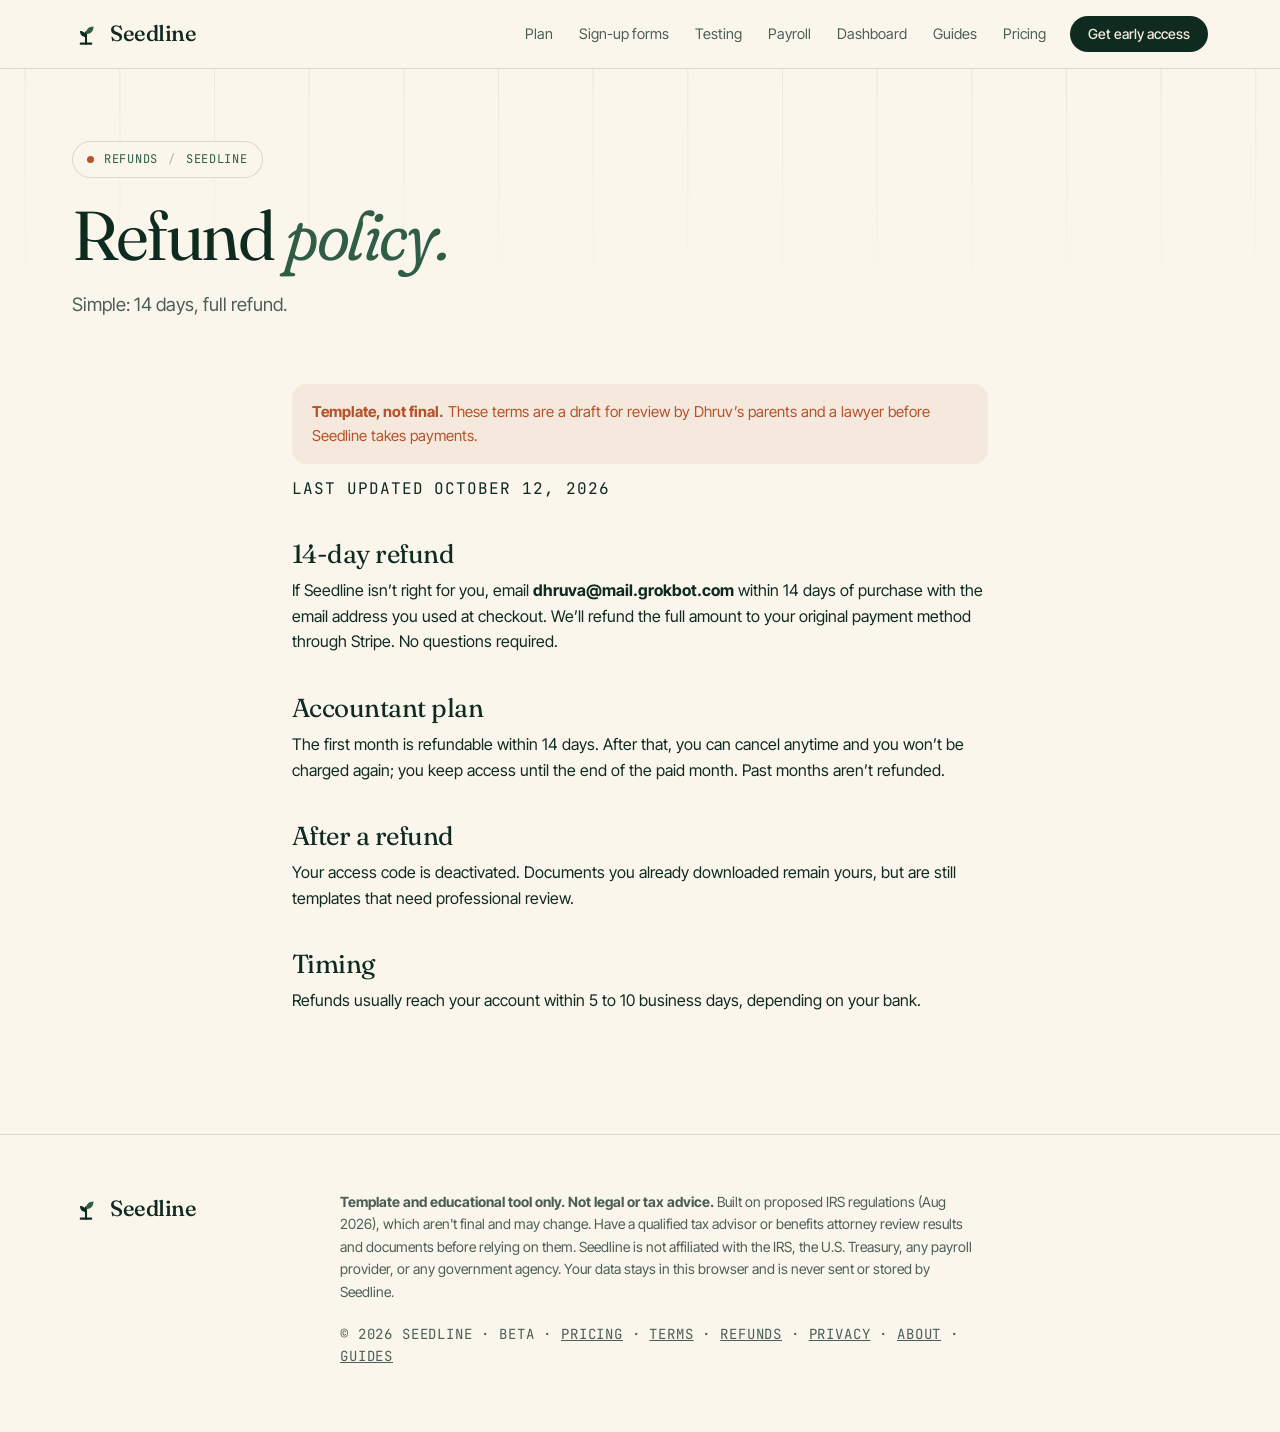
<file: refunds/index.html>
<!doctype html><html lang="en"><head><meta charset="utf-8"><meta name="viewport" content="width=device-width,initial-scale=1">
<title>Refund policy | Seedline</title><meta name="description" content="Seedline 14-day refund policy (template)."><meta name="theme-color" content="#0f2a1f"><link rel="canonical" href="https://kobe813.github.io/seedline/refunds/"><meta property="og:type" content="website"><meta property="og:site_name" content="Seedline"><meta property="og:title" content="Refund policy | Seedline"><meta property="og:description" content="Seedline 14-day refund policy (template)."><meta property="og:url" content="https://kobe813.github.io/seedline/refunds/"><meta property="og:image" content="https://kobe813.github.io/seedline/og.png"><meta property="og:image:width" content="1200"><meta property="og:image:height" content="630"><meta name="twitter:card" content="summary_large_image">
<link rel="preconnect" href="https://fonts.googleapis.com"><link rel="preconnect" href="https://fonts.gstatic.com" crossorigin>
<link href="https://fonts.googleapis.com/css2?family=Fraunces:ital,opsz,wght@0,9..144,300..700;1,9..144,300..600&family=Inter+Tight:wght@400;500;600&family=JetBrains+Mono:wght@400;500&display=swap" rel="stylesheet">
<link rel="icon" href="data:image/svg+xml,%3Csvg xmlns='http://www.w3.org/2000/svg' viewBox='0 0 32 32'%3E%3Crect width='32' height='32' rx='8' fill='%230f2a1f'/%3E%3Cpath d='M16 26V14' stroke='%23f3ecdc' stroke-width='2.4' stroke-linecap='round'/%3E%3Cpath d='M16 16c0-5 3-8 8-8 0 5-3 8-8 8z' fill='%23e8ff6b'/%3E%3Cpath d='M16 19c0-4-2.5-6.5-6.5-6.5 0 4 2.5 6.5 6.5 6.5z' fill='%23f3ecdc'/%3E%3C/svg%3E">
<link rel="stylesheet" href="../style.css"><link rel="stylesheet" href="../plan/plan.css"><link rel="stylesheet" href="../assets/app.css"></head><body>
<a class="skip" href="#main">Skip to content</a>
<svg width="0" height="0" style="position:absolute" aria-hidden="true"><defs><symbol id="mark" viewBox="0 0 32 32"><path d="M16 27V14" stroke="currentColor" stroke-width="2.4" stroke-linecap="round" fill="none"/><path d="M16 16c0-5.5 3.2-8.6 8.6-8.6 0 5.5-3.1 8.6-8.6 8.6z" fill="var(--leaf,#e8ff6b)"/><path d="M16 19.5c0-4.3-2.6-6.9-6.9-6.9 0 4.3 2.6 6.9 6.9 6.9z" fill="currentColor"/><path d="M10 27h12" stroke="currentColor" stroke-width="2.4" stroke-linecap="round"/></symbol></defs></svg>
<header class="nav noprint"><div class="wrap navin">
<a class="logo" href="../" aria-label="Seedline home"><svg class="logomark"><use href="#mark"/></svg><span>Seedline</span></a>
<nav aria-label="Primary"><a href="../plan/">Plan</a><a href="../enroll/">Sign-up forms</a><a href="../test/">Testing</a><a href="../payroll/">Payroll</a><a href="../app/">Dashboard</a><a href="../guides/">Guides</a><a href="../pricing/">Pricing</a></nav>
<a class="btn sm" href="../#signup">Get early access</a></div></header>
<main id="main">
<section class="phead noprint"><div class="wrap">
<p class="eyebrow"><span class="dot"></span>Refunds <span class="sep">/</span> Seedline</p>
<h1 class="ph1">Refund <em>policy.</em></h1>
<p class="lead">Simple: 14 days, full refund.</p>

</div></section>
<section class="builder"><div class="wrap legal"><div class="tmpl"><b>Template, not final.</b> These terms are a draft for review by Dhruv’s parents and a lawyer before Seedline takes payments.</div><p class="mono small">Last updated October 12, 2026</p>
<h2>14-day refund</h2><p>If Seedline isn’t right for you, email <b>dhruva@mail.grokbot.com</b> within 14 days of purchase with the email address you used at checkout. We’ll refund the full amount to your original payment method through Stripe. No questions required.</p>
<h2>Accountant plan</h2><p>The first month is refundable within 14 days. After that, you can cancel anytime and you won’t be charged again; you keep access until the end of the paid month. Past months aren’t refunded.</p>
<h2>After a refund</h2><p>Your access code is deactivated. Documents you already downloaded remain yours, but are still templates that need professional review.</p>
<h2>Timing</h2><p>Refunds usually reach your account within 5 to 10 business days, depending on your bank.</p></div></section>

</main>
<footer class="noprint"><div class="wrap foot">
<a class="logo" href="../"><svg class="logomark"><use href="#mark"/></svg><span>Seedline</span></a>
<p><b>Template and educational tool only. Not legal or tax advice.</b> Built on proposed IRS regulations (Aug 2026), which aren't final and may change. Have a qualified tax advisor or benefits attorney review results and documents before relying on them. Seedline is not affiliated with the IRS, the U.S. Treasury, any payroll provider, or any government agency. Your data stays in this browser and is never sent or stored by Seedline.</p><p class="mono small flinks">© 2026 Seedline · Beta · <a href="../pricing/">Pricing</a> · <a href="../terms/">Terms</a> · <a href="../refunds/">Refunds</a> · <a href="../privacy/">Privacy</a> · <a href="../about/">About</a> · <a href="../guides/">Guides</a></p></div></footer>

</body></html>
</file>
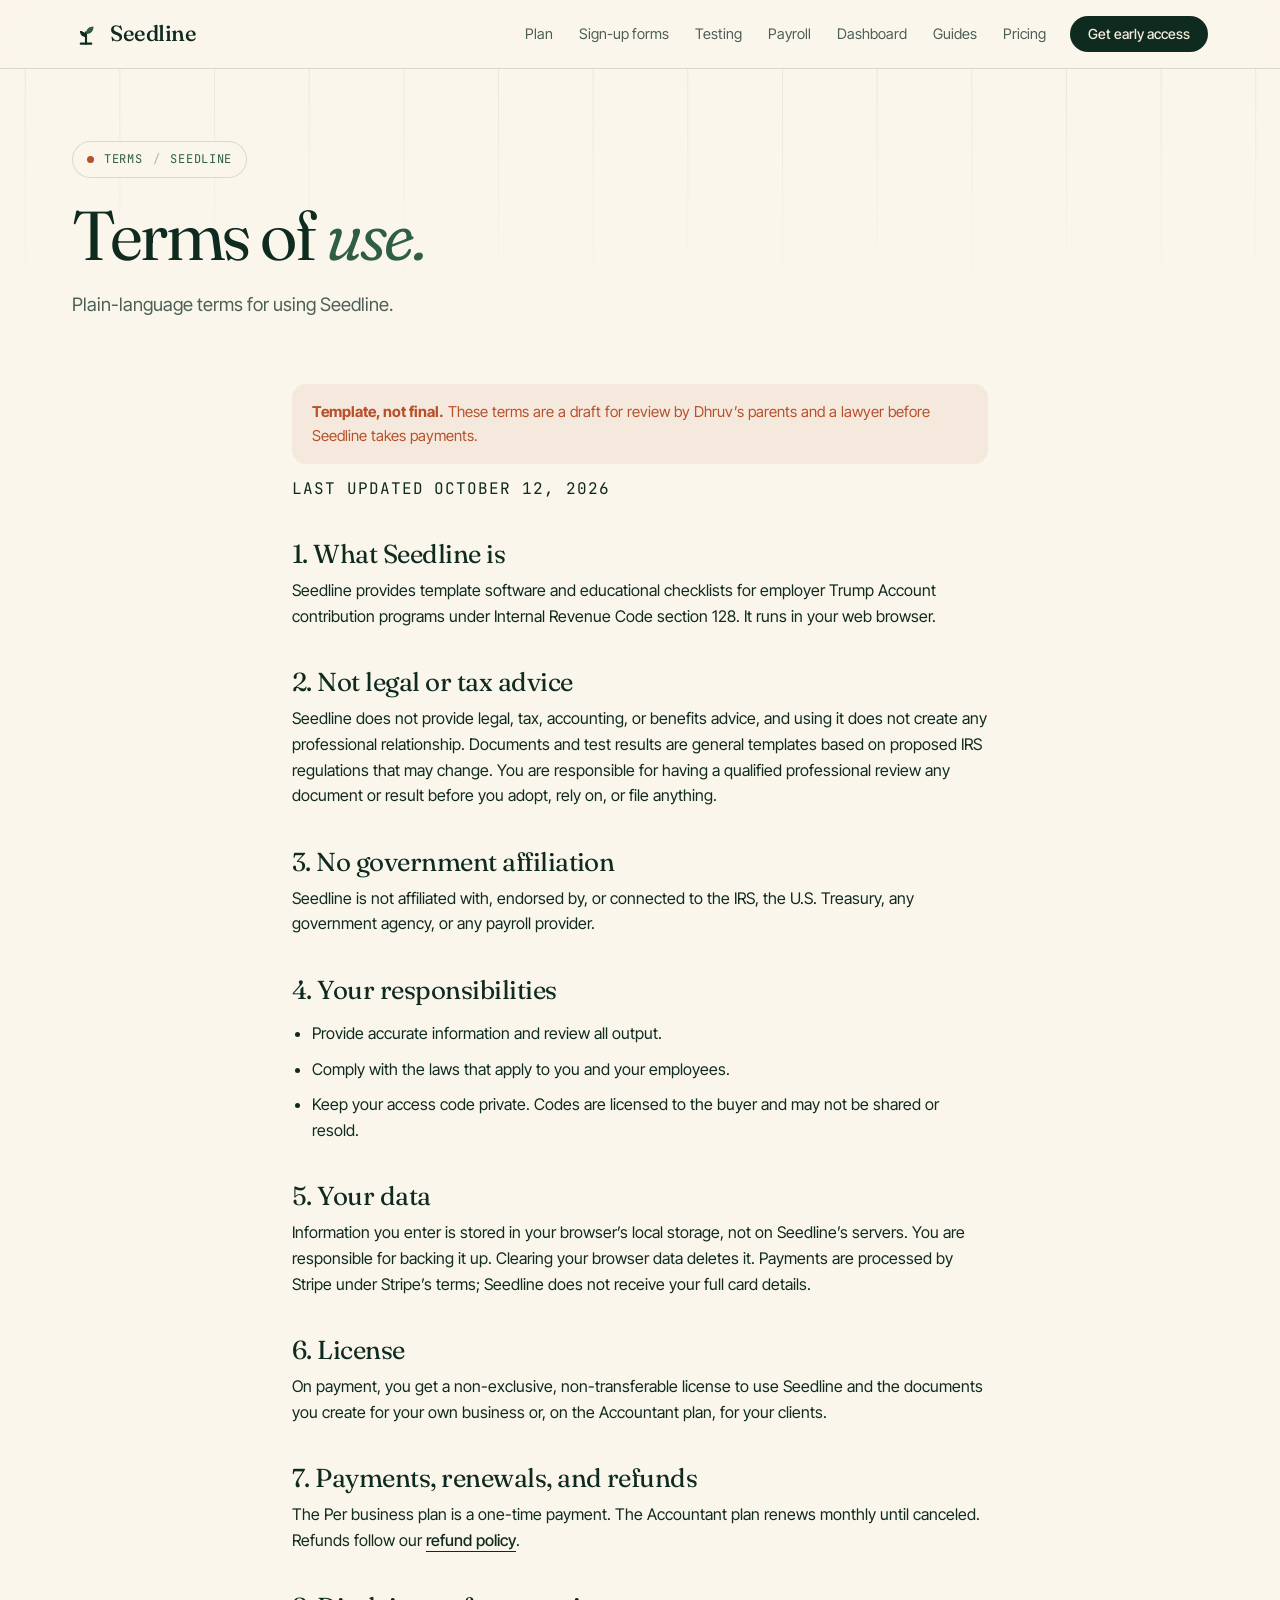
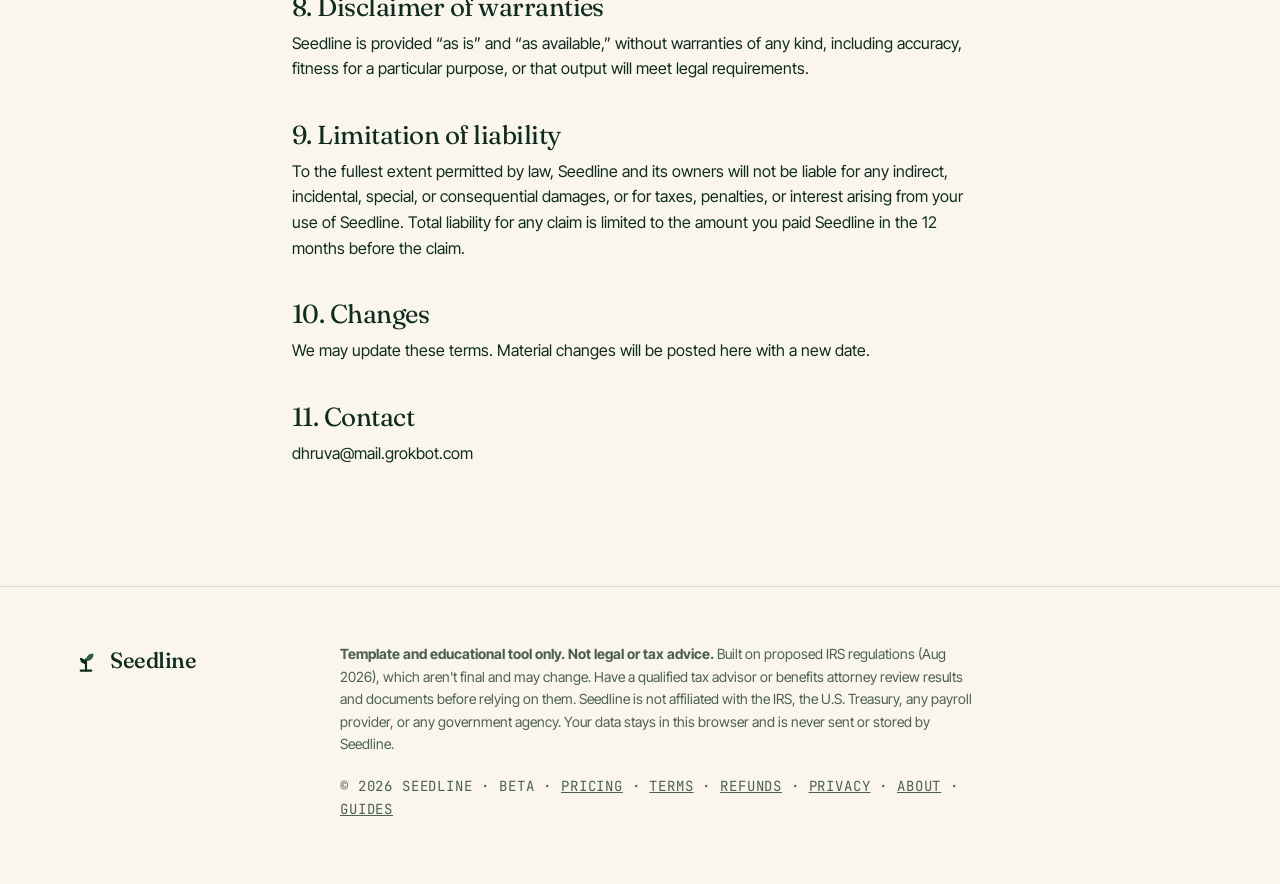
<file: terms/index.html>
<!doctype html><html lang="en"><head><meta charset="utf-8"><meta name="viewport" content="width=device-width,initial-scale=1">
<title>Terms of use | Seedline</title><meta name="description" content="Seedline terms of use (template)."><meta name="theme-color" content="#0f2a1f"><link rel="canonical" href="https://kobe813.github.io/seedline/terms/"><meta property="og:type" content="website"><meta property="og:site_name" content="Seedline"><meta property="og:title" content="Terms of use | Seedline"><meta property="og:description" content="Seedline terms of use (template)."><meta property="og:url" content="https://kobe813.github.io/seedline/terms/"><meta property="og:image" content="https://kobe813.github.io/seedline/og.png"><meta property="og:image:width" content="1200"><meta property="og:image:height" content="630"><meta name="twitter:card" content="summary_large_image">
<link rel="preconnect" href="https://fonts.googleapis.com"><link rel="preconnect" href="https://fonts.gstatic.com" crossorigin>
<link href="https://fonts.googleapis.com/css2?family=Fraunces:ital,opsz,wght@0,9..144,300..700;1,9..144,300..600&family=Inter+Tight:wght@400;500;600&family=JetBrains+Mono:wght@400;500&display=swap" rel="stylesheet">
<link rel="icon" href="data:image/svg+xml,%3Csvg xmlns='http://www.w3.org/2000/svg' viewBox='0 0 32 32'%3E%3Crect width='32' height='32' rx='8' fill='%230f2a1f'/%3E%3Cpath d='M16 26V14' stroke='%23f3ecdc' stroke-width='2.4' stroke-linecap='round'/%3E%3Cpath d='M16 16c0-5 3-8 8-8 0 5-3 8-8 8z' fill='%23e8ff6b'/%3E%3Cpath d='M16 19c0-4-2.5-6.5-6.5-6.5 0 4 2.5 6.5 6.5 6.5z' fill='%23f3ecdc'/%3E%3C/svg%3E">
<link rel="stylesheet" href="../style.css"><link rel="stylesheet" href="../plan/plan.css"><link rel="stylesheet" href="../assets/app.css"></head><body>
<a class="skip" href="#main">Skip to content</a>
<svg width="0" height="0" style="position:absolute" aria-hidden="true"><defs><symbol id="mark" viewBox="0 0 32 32"><path d="M16 27V14" stroke="currentColor" stroke-width="2.4" stroke-linecap="round" fill="none"/><path d="M16 16c0-5.5 3.2-8.6 8.6-8.6 0 5.5-3.1 8.6-8.6 8.6z" fill="var(--leaf,#e8ff6b)"/><path d="M16 19.5c0-4.3-2.6-6.9-6.9-6.9 0 4.3 2.6 6.9 6.9 6.9z" fill="currentColor"/><path d="M10 27h12" stroke="currentColor" stroke-width="2.4" stroke-linecap="round"/></symbol></defs></svg>
<header class="nav noprint"><div class="wrap navin">
<a class="logo" href="../" aria-label="Seedline home"><svg class="logomark"><use href="#mark"/></svg><span>Seedline</span></a>
<nav aria-label="Primary"><a href="../plan/">Plan</a><a href="../enroll/">Sign-up forms</a><a href="../test/">Testing</a><a href="../payroll/">Payroll</a><a href="../app/">Dashboard</a><a href="../guides/">Guides</a><a href="../pricing/">Pricing</a></nav>
<a class="btn sm" href="../#signup">Get early access</a></div></header>
<main id="main">
<section class="phead noprint"><div class="wrap">
<p class="eyebrow"><span class="dot"></span>Terms <span class="sep">/</span> Seedline</p>
<h1 class="ph1">Terms of <em>use.</em></h1>
<p class="lead">Plain-language terms for using Seedline.</p>

</div></section>
<section class="builder"><div class="wrap legal"><div class="tmpl"><b>Template, not final.</b> These terms are a draft for review by Dhruv’s parents and a lawyer before Seedline takes payments.</div><p class="mono small">Last updated October 12, 2026</p>
<h2>1. What Seedline is</h2><p>Seedline provides template software and educational checklists for employer Trump Account contribution programs under Internal Revenue Code section 128. It runs in your web browser.</p>
<h2>2. Not legal or tax advice</h2><p>Seedline does not provide legal, tax, accounting, or benefits advice, and using it does not create any professional relationship. Documents and test results are general templates based on proposed IRS regulations that may change. You are responsible for having a qualified professional review any document or result before you adopt, rely on, or file anything.</p>
<h2>3. No government affiliation</h2><p>Seedline is not affiliated with, endorsed by, or connected to the IRS, the U.S. Treasury, any government agency, or any payroll provider.</p>
<h2>4. Your responsibilities</h2><ul><li>Provide accurate information and review all output.</li><li>Comply with the laws that apply to you and your employees.</li><li>Keep your access code private. Codes are licensed to the buyer and may not be shared or resold.</li></ul>
<h2>5. Your data</h2><p>Information you enter is stored in your browser’s local storage, not on Seedline’s servers. You are responsible for backing it up. Clearing your browser data deletes it. Payments are processed by Stripe under Stripe’s terms; Seedline does not receive your full card details.</p>
<h2>6. License</h2><p>On payment, you get a non-exclusive, non-transferable license to use Seedline and the documents you create for your own business or, on the Accountant plan, for your clients.</p>
<h2>7. Payments, renewals, and refunds</h2><p>The Per business plan is a one-time payment. The Accountant plan renews monthly until canceled. Refunds follow our <a class="link" href="../refunds/">refund policy</a>.</p>
<h2>8. Disclaimer of warranties</h2><p>Seedline is provided “as is” and “as available,” without warranties of any kind, including accuracy, fitness for a particular purpose, or that output will meet legal requirements.</p>
<h2>9. Limitation of liability</h2><p>To the fullest extent permitted by law, Seedline and its owners will not be liable for any indirect, incidental, special, or consequential damages, or for taxes, penalties, or interest arising from your use of Seedline. Total liability for any claim is limited to the amount you paid Seedline in the 12 months before the claim.</p>
<h2>10. Changes</h2><p>We may update these terms. Material changes will be posted here with a new date.</p>
<h2>11. Contact</h2><p>dhruva@mail.grokbot.com</p></div></section>

</main>
<footer class="noprint"><div class="wrap foot">
<a class="logo" href="../"><svg class="logomark"><use href="#mark"/></svg><span>Seedline</span></a>
<p><b>Template and educational tool only. Not legal or tax advice.</b> Built on proposed IRS regulations (Aug 2026), which aren't final and may change. Have a qualified tax advisor or benefits attorney review results and documents before relying on them. Seedline is not affiliated with the IRS, the U.S. Treasury, any payroll provider, or any government agency. Your data stays in this browser and is never sent or stored by Seedline.</p><p class="mono small flinks">© 2026 Seedline · Beta · <a href="../pricing/">Pricing</a> · <a href="../terms/">Terms</a> · <a href="../refunds/">Refunds</a> · <a href="../privacy/">Privacy</a> · <a href="../about/">About</a> · <a href="../guides/">Guides</a></p></div></footer>

</body></html>
</file>
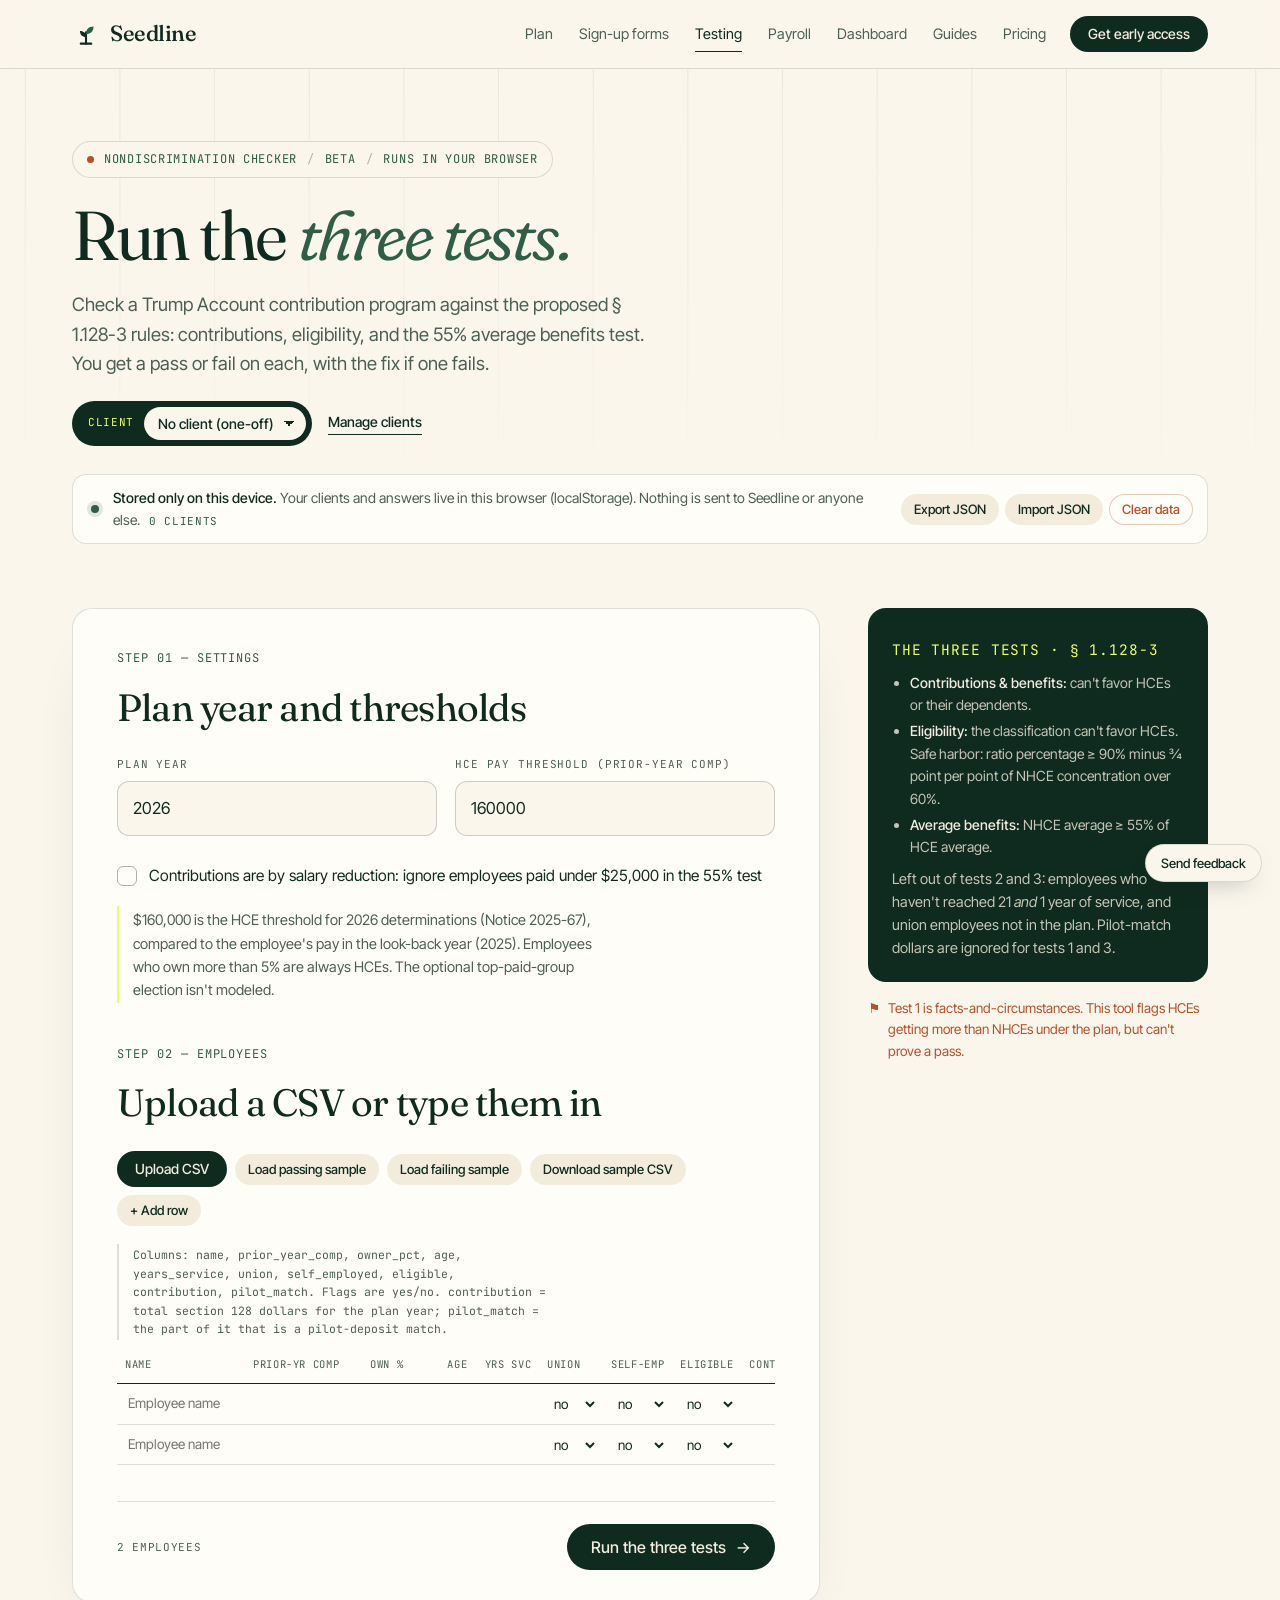
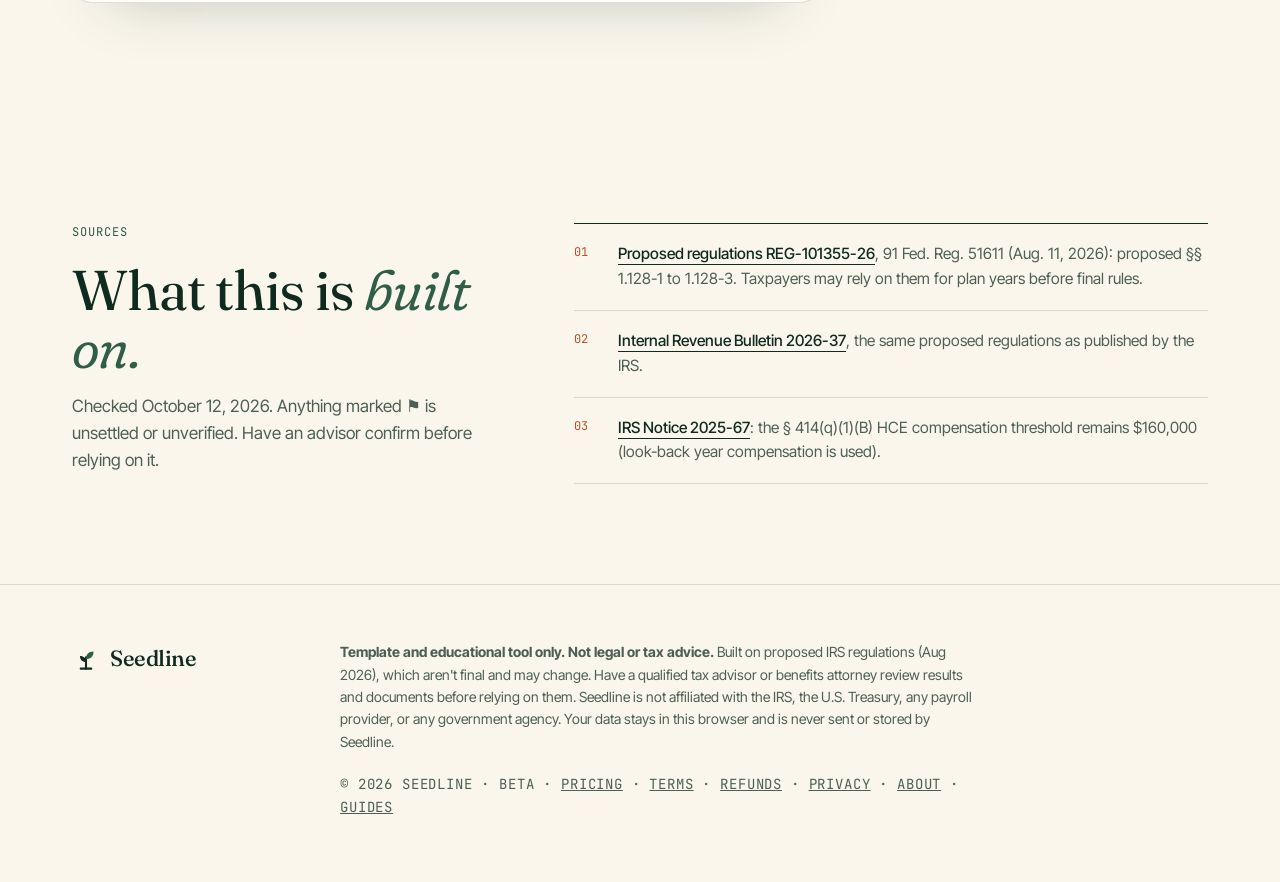
<file: test/index.html>
<!doctype html><html lang="en"><head><meta charset="utf-8"><meta name="viewport" content="width=device-width,initial-scale=1">
<title>Nondiscrimination checker | Seedline</title><meta name="description" content="Run the three Section 128 nondiscrimination tests, including the 55% average benefits test, in your browser."><meta name="theme-color" content="#0f2a1f"><link rel="canonical" href="https://kobe813.github.io/seedline/test/"><meta property="og:type" content="website"><meta property="og:site_name" content="Seedline"><meta property="og:title" content="Nondiscrimination checker | Seedline"><meta property="og:description" content="Run the three Section 128 nondiscrimination tests, including the 55% average benefits test, in your browser."><meta property="og:url" content="https://kobe813.github.io/seedline/test/"><meta property="og:image" content="https://kobe813.github.io/seedline/og.png"><meta property="og:image:width" content="1200"><meta property="og:image:height" content="630"><meta name="twitter:card" content="summary_large_image">
<link rel="preconnect" href="https://fonts.googleapis.com"><link rel="preconnect" href="https://fonts.gstatic.com" crossorigin>
<link href="https://fonts.googleapis.com/css2?family=Fraunces:ital,opsz,wght@0,9..144,300..700;1,9..144,300..600&family=Inter+Tight:wght@400;500;600&family=JetBrains+Mono:wght@400;500&display=swap" rel="stylesheet">
<link rel="icon" href="data:image/svg+xml,%3Csvg xmlns='http://www.w3.org/2000/svg' viewBox='0 0 32 32'%3E%3Crect width='32' height='32' rx='8' fill='%230f2a1f'/%3E%3Cpath d='M16 26V14' stroke='%23f3ecdc' stroke-width='2.4' stroke-linecap='round'/%3E%3Cpath d='M16 16c0-5 3-8 8-8 0 5-3 8-8 8z' fill='%23e8ff6b'/%3E%3Cpath d='M16 19c0-4-2.5-6.5-6.5-6.5 0 4 2.5 6.5 6.5 6.5z' fill='%23f3ecdc'/%3E%3C/svg%3E">
<link rel="stylesheet" href="../style.css"><link rel="stylesheet" href="../plan/plan.css"><link rel="stylesheet" href="../assets/app.css"><link rel="stylesheet" href="test.css"></head><body>
<a class="skip" href="#main">Skip to content</a>
<svg width="0" height="0" style="position:absolute" aria-hidden="true"><defs><symbol id="mark" viewBox="0 0 32 32"><path d="M16 27V14" stroke="currentColor" stroke-width="2.4" stroke-linecap="round" fill="none"/><path d="M16 16c0-5.5 3.2-8.6 8.6-8.6 0 5.5-3.1 8.6-8.6 8.6z" fill="var(--leaf,#e8ff6b)"/><path d="M16 19.5c0-4.3-2.6-6.9-6.9-6.9 0 4.3 2.6 6.9 6.9 6.9z" fill="currentColor"/><path d="M10 27h12" stroke="currentColor" stroke-width="2.4" stroke-linecap="round"/></symbol></defs></svg>
<header class="nav noprint"><div class="wrap navin">
<a class="logo" href="../" aria-label="Seedline home"><svg class="logomark"><use href="#mark"/></svg><span>Seedline</span></a>
<nav aria-label="Primary"><a href="../plan/">Plan</a><a href="../enroll/">Sign-up forms</a><a href="../test/" aria-current=page>Testing</a><a href="../payroll/">Payroll</a><a href="../app/">Dashboard</a><a href="../guides/">Guides</a><a href="../pricing/">Pricing</a></nav>
<a class="btn sm" href="../#signup">Get early access</a></div></header>
<main id="main">
<section class="phead noprint"><div class="wrap">
<p class="eyebrow"><span class="dot"></span>Nondiscrimination checker <span class="sep">/</span> Beta <span class="sep">/</span> Runs in your browser</p>
<h1 class="ph1">Run the <em>three tests.</em></h1>
<p class="lead">Check a Trump Account contribution program against the proposed § 1.128-3 rules: contributions, eligibility, and the 55% average benefits test. You get a pass or fail on each, with the fix if one fails.</p>
<div class="pickrow" id="pick"></div><div class="databar" id="databar"></div>
</div></section>
<section class="builder noprint"><div class="wrap mgrid">
<div class="card tcard">
 <p class="kicker">Step 01 — Settings</p><h2 class="sh">Plan year and thresholds</h2>
 <div class="row"><label class="fld"><span>Plan year</span><input type="number" id="py" value="2026" min="2026" max="2035"></label>
 <label class="fld"><span>HCE pay threshold (prior-year comp)</span><input type="number" id="thr" value="160000" step="1000"></label></div>
 <label class="chk"><input type="checkbox" id="srdis"><span>Contributions are by salary reduction: ignore employees paid under $25,000 in the 55% test</span></label>
 <p class="hint">$160,000 is the HCE threshold for 2026 determinations (Notice 2025-67), compared to the employee's pay in the look-back year (2025). Employees who own more than 5% are always HCEs. The optional top-paid-group election isn't modeled.</p>
 <p class="kicker gap2">Step 02 — Employees</p><h2 class="sh">Upload a CSV or type them in</h2>
 <div class="csvrow"><label class="btn sm">Upload CSV<input type="file" id="csv" accept=".csv,text/csv" hidden></label><button type="button" class="tbtn" id="spass">Load passing sample</button><button type="button" class="tbtn" id="sfail">Load failing sample</button><button type="button" class="tbtn" id="dlsample">Download sample CSV</button><button type="button" class="tbtn" id="add">+ Add row</button></div>
 <p class="hint mono2">Columns: name, prior_year_comp, owner_pct, age, years_service, union, self_employed, eligible, contribution, pilot_match. Flags are yes/no. contribution = total section 128 dollars for the plan year; pilot_match = the part of it that is a pilot-deposit match.</p>
 <div class="tblwrap"><table class="tbl ed" id="grid"><thead><tr><th>Name</th><th class="n">Prior-yr comp</th><th class="n">Own %</th><th class="n">Age</th><th class="n">Yrs svc</th><th>Union</th><th>Self-emp</th><th>Eligible</th><th class="n">Contrib $</th><th class="n">Pilot match $</th><th></th></tr></thead><tbody></tbody></table></div>
 <p class="formerr" id="err" role="alert"></p>
 <div class="nav2"><span class="mono small" id="cnt"></span><button class="btn" id="run" type="button">Run the three tests <span class="arr" aria-hidden="true">→</span></button></div>
</div>
<aside class="side"><div class="scard"><p class="mono small">The three tests · § 1.128-3</p>
<ul><li><b>Contributions &amp; benefits:</b> can't favor HCEs or their dependents.</li><li><b>Eligibility:</b> the classification can't favor HCEs. Safe harbor: ratio percentage ≥ 90% minus ¾ point per point of NHCE concentration over 60%.</li><li><b>Average benefits:</b> NHCE average ≥ 55% of HCE average.</li></ul>
<p>Left out of tests 2 and 3: employees who haven't reached 21 <i>and</i> 1 year of service, and union employees not in the plan. Pilot-match dollars are ignored for tests 1 and 3.</p></div>
<p class="unc2">Test 1 is facts-and-circumstances. This tool flags HCEs getting more than NHCEs under the plan, but can't prove a pass.</p></aside>
</div></section>
<section class="out2" id="out" hidden><div class="wrap"><div class="toolbar noprint"><div><p class="kicker">Results</p><h2 class="sh" id="rtitle">Nondiscrimination results</h2></div><div class="tbtns"><button class="btn ghost sm" id="csvout">Download results CSV</button><button class="btn sm" onclick="print()">Print / PDF <span class="arr">↓</span></button></div></div><div id="res"></div></div></section>
<section class="sec srcs" id="sources"><div class="wrap faqgrid">
<div class="sechead"><p class="kicker">Sources</p><h2>What this is <em>built on.</em></h2><p class="sub">Checked October 12, 2026. Anything marked ⚑ is unsettled or unverified. Have an advisor confirm before relying on it.</p></div>
<ol class="srclist"><li><a class="link" href="https://www.federalregister.gov/documents/2026/08/11/2026-16314/employer-contributions-to-trump-accounts-and-nondiscrimination-rules-for-dependent-care-assistance" target="_blank" rel="noopener">Proposed regulations REG-101355-26</a>, 91 Fed. Reg. 51611 (Aug. 11, 2026): proposed §§ 1.128-1 to 1.128-3. Taxpayers may rely on them for plan years before final rules.</li><li><a class="link" href="https://www.irs.gov/irb/2026-37_irb" target="_blank" rel="noopener">Internal Revenue Bulletin 2026-37</a>, the same proposed regulations as published by the IRS.</li><li><a class="link" href="https://www.irs.gov/pub/irs-drop/n-25-67.pdf" target="_blank" rel="noopener">IRS Notice 2025-67</a>: the § 414(q)(1)(B) HCE compensation threshold remains $160,000 (look-back year compensation is used).</li></ol></div></section>
</main>
<footer class="noprint"><div class="wrap foot">
<a class="logo" href="../"><svg class="logomark"><use href="#mark"/></svg><span>Seedline</span></a>
<p><b>Template and educational tool only. Not legal or tax advice.</b> Built on proposed IRS regulations (Aug 2026), which aren't final and may change. Have a qualified tax advisor or benefits attorney review results and documents before relying on them. Seedline is not affiliated with the IRS, the U.S. Treasury, any payroll provider, or any government agency. Your data stays in this browser and is never sent or stored by Seedline.</p><p class="mono small flinks">© 2026 Seedline · Beta · <a href="../pricing/">Pricing</a> · <a href="../terms/">Terms</a> · <a href="../refunds/">Refunds</a> · <a href="../privacy/">Privacy</a> · <a href="../about/">About</a> · <a href="../guides/">Guides</a></p></div></footer>
<div class="fbk noprint"><button type="button" class="fbbtn" onclick="this.nextElementSibling.showModal()">Send feedback</button><dialog class="fbdlg"><form action="https://formsubmit.co/dhruva@mail.grokbot.com" method="POST"><input type="hidden" name="_subject" value="Seedline feedback"><input type="hidden" name="_captcha" value="false"><input type="text" name="_honey" style="display:none" tabindex="-1" autocomplete="off"><input type="hidden" name="page" class="fbpage"><p class="kicker">Feedback</p><h3>What should we fix or add?</h3><label class="fld"><span>Your feedback *</span><textarea name="feedback" rows="4" required></textarea></label><label class="fld"><span>Email (optional, if you want a reply)</span><input type="email" name="email"></label><div class="fbact"><button type="button" class="btn ghost sm" onclick="this.closest('dialog').close()">Cancel</button><button class="btn sm" type="submit" onclick="this.form.page.value=location.pathname">Send</button></div></form></dialog></div><script src="../assets/store.js"></script><script src="test.js"></script>
</body></html>
</file>
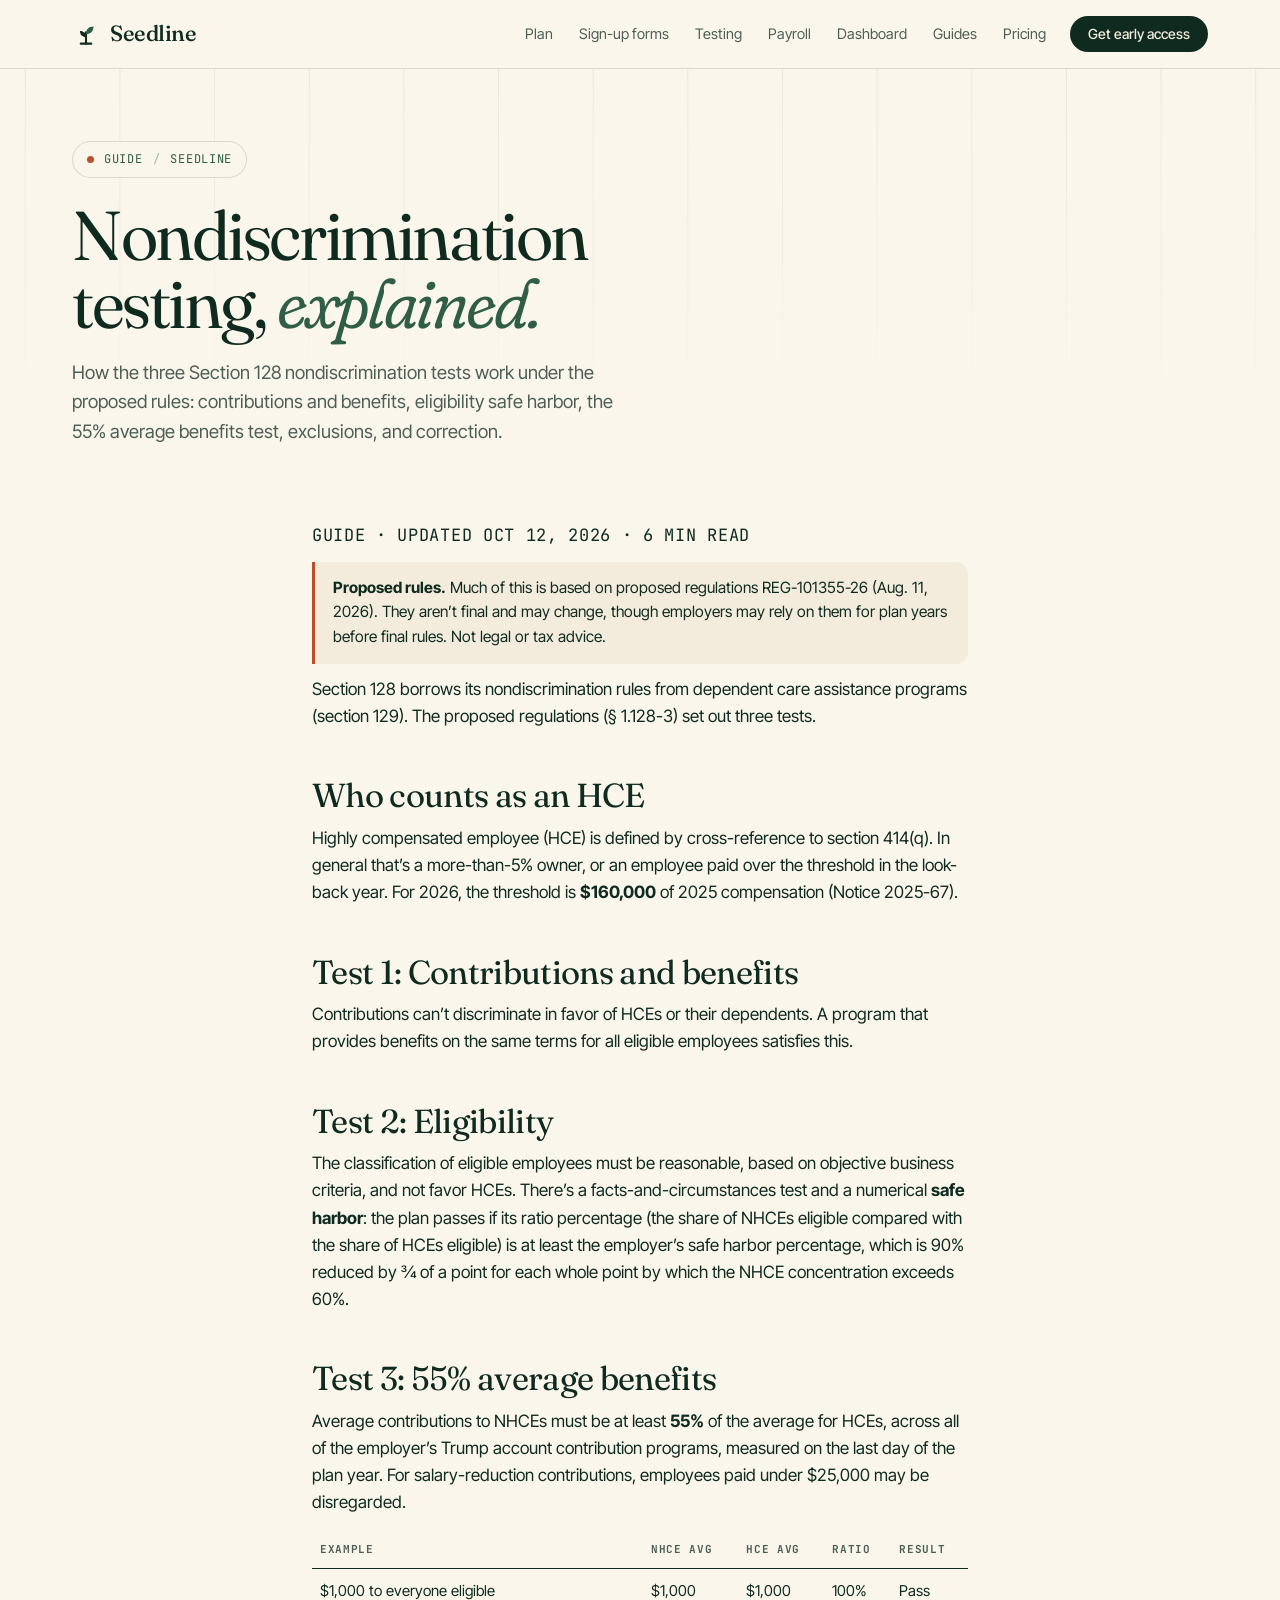
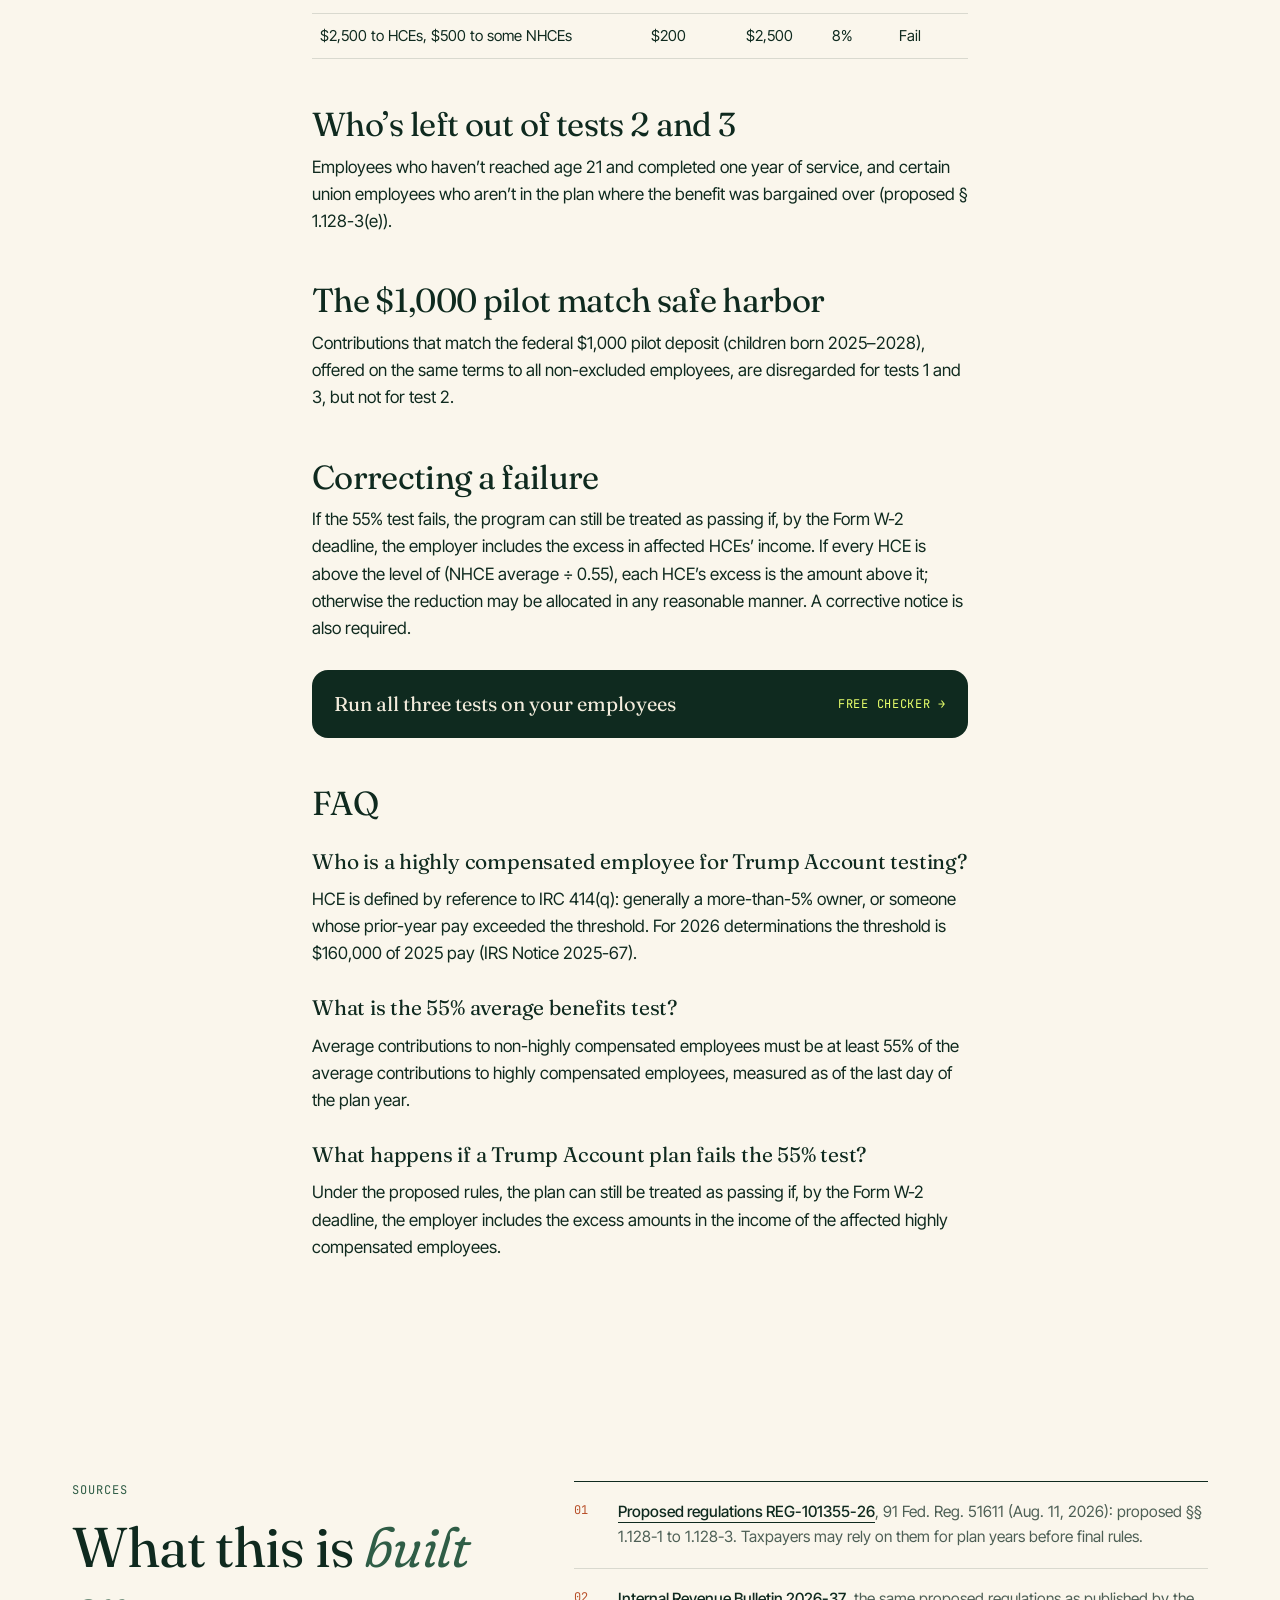
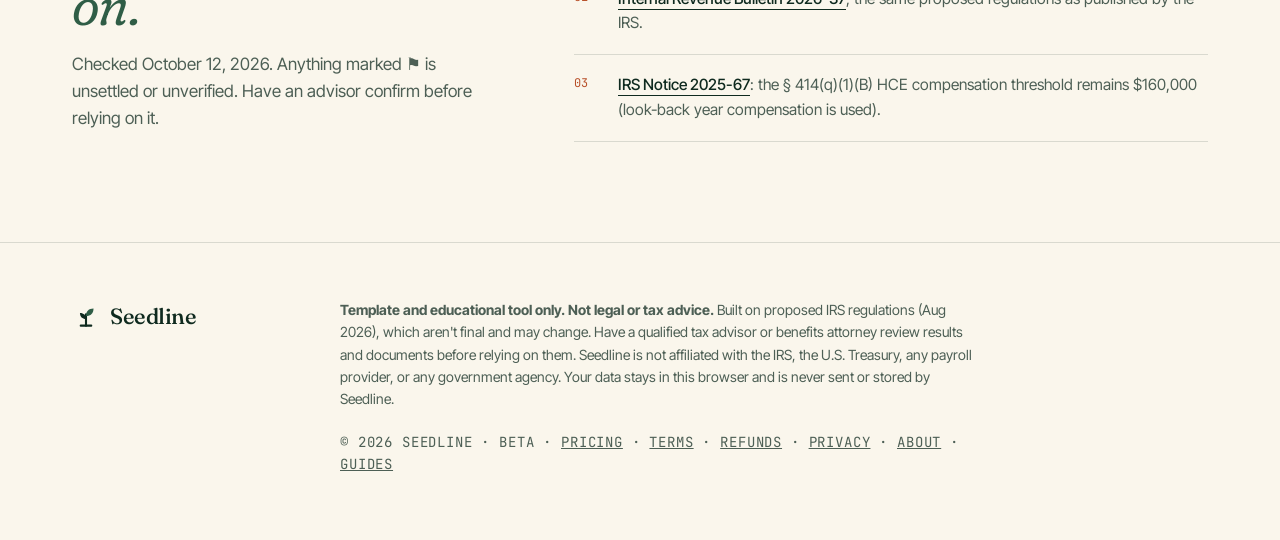
<file: guides/nondiscrimination-testing/index.html>
<!doctype html><html lang="en"><head><meta charset="utf-8"><meta name="viewport" content="width=device-width,initial-scale=1">
<title>Trump Account Nondiscrimination Testing, Explained | Seedline</title><meta name="description" content="How the three Section 128 nondiscrimination tests work under the proposed rules: contributions and benefits, eligibility safe harbor, the 55% average benefits test, exclusions, and correction."><meta name="theme-color" content="#0f2a1f"><link rel="canonical" href="https://kobe813.github.io/seedline/guides/nondiscrimination-testing/"><meta property="og:type" content="website"><meta property="og:site_name" content="Seedline"><meta property="og:title" content="Trump Account Nondiscrimination Testing, Explained | Seedline"><meta property="og:description" content="How the three Section 128 nondiscrimination tests work under the proposed rules: contributions and benefits, eligibility safe harbor, the 55% average benefits test, exclusions, and correction."><meta property="og:url" content="https://kobe813.github.io/seedline/guides/nondiscrimination-testing/"><meta property="og:image" content="https://kobe813.github.io/seedline/og.png"><meta property="og:image:width" content="1200"><meta property="og:image:height" content="630"><meta name="twitter:card" content="summary_large_image"><script type="application/ld+json">{"@context": "https://schema.org", "@type": "Article", "headline": "Trump Account Nondiscrimination Testing, Explained", "description": "How the three Section 128 nondiscrimination tests work under the proposed rules: contributions and benefits, eligibility safe harbor, the 55% average benefits test, exclusions, and correction.", "datePublished": "2026-10-12", "dateModified": "2026-10-12", "author": {"@type": "Person", "name": "Dhruv"}, "publisher": {"@type": "Organization", "name": "Seedline", "url": "https://kobe813.github.io/seedline/"}, "image": "https://kobe813.github.io/seedline/og.png", "mainEntityOfPage": "https://kobe813.github.io/seedline/guides/nondiscrimination-testing/"}</script><script type="application/ld+json">{"@context": "https://schema.org", "@type": "FAQPage", "mainEntity": [{"@type": "Question", "name": "Who is a highly compensated employee for Trump Account testing?", "acceptedAnswer": {"@type": "Answer", "text": "HCE is defined by reference to IRC 414(q): generally a more-than-5% owner, or someone whose prior-year pay exceeded the threshold. For 2026 determinations the threshold is $160,000 of 2025 pay (IRS Notice 2025-67)."}}, {"@type": "Question", "name": "What is the 55% average benefits test?", "acceptedAnswer": {"@type": "Answer", "text": "Average contributions to non-highly compensated employees must be at least 55% of the average contributions to highly compensated employees, measured as of the last day of the plan year."}}, {"@type": "Question", "name": "What happens if a Trump Account plan fails the 55% test?", "acceptedAnswer": {"@type": "Answer", "text": "Under the proposed rules, the plan can still be treated as passing if, by the Form W-2 deadline, the employer includes the excess amounts in the income of the affected highly compensated employees."}}]}</script>
<link rel="preconnect" href="https://fonts.googleapis.com"><link rel="preconnect" href="https://fonts.gstatic.com" crossorigin>
<link href="https://fonts.googleapis.com/css2?family=Fraunces:ital,opsz,wght@0,9..144,300..700;1,9..144,300..600&family=Inter+Tight:wght@400;500;600&family=JetBrains+Mono:wght@400;500&display=swap" rel="stylesheet">
<link rel="icon" href="data:image/svg+xml,%3Csvg xmlns='http://www.w3.org/2000/svg' viewBox='0 0 32 32'%3E%3Crect width='32' height='32' rx='8' fill='%230f2a1f'/%3E%3Cpath d='M16 26V14' stroke='%23f3ecdc' stroke-width='2.4' stroke-linecap='round'/%3E%3Cpath d='M16 16c0-5 3-8 8-8 0 5-3 8-8 8z' fill='%23e8ff6b'/%3E%3Cpath d='M16 19c0-4-2.5-6.5-6.5-6.5 0 4 2.5 6.5 6.5 6.5z' fill='%23f3ecdc'/%3E%3C/svg%3E">
<link rel="stylesheet" href="../../style.css"><link rel="stylesheet" href="../../plan/plan.css"><link rel="stylesheet" href="../../assets/app.css"></head><body>
<a class="skip" href="#main">Skip to content</a>
<svg width="0" height="0" style="position:absolute" aria-hidden="true"><defs><symbol id="mark" viewBox="0 0 32 32"><path d="M16 27V14" stroke="currentColor" stroke-width="2.4" stroke-linecap="round" fill="none"/><path d="M16 16c0-5.5 3.2-8.6 8.6-8.6 0 5.5-3.1 8.6-8.6 8.6z" fill="var(--leaf,#e8ff6b)"/><path d="M16 19.5c0-4.3-2.6-6.9-6.9-6.9 0 4.3 2.6 6.9 6.9 6.9z" fill="currentColor"/><path d="M10 27h12" stroke="currentColor" stroke-width="2.4" stroke-linecap="round"/></symbol></defs></svg>
<header class="nav noprint"><div class="wrap navin">
<a class="logo" href="../../" aria-label="Seedline home"><svg class="logomark"><use href="#mark"/></svg><span>Seedline</span></a>
<nav aria-label="Primary"><a href="../../plan/">Plan</a><a href="../../enroll/">Sign-up forms</a><a href="../../test/">Testing</a><a href="../../payroll/">Payroll</a><a href="../../app/">Dashboard</a><a href="../../guides/">Guides</a><a href="../../pricing/">Pricing</a></nav>
<a class="btn sm" href="../../#signup">Get early access</a></div></header>
<main id="main">
<section class="phead noprint"><div class="wrap">
<p class="eyebrow"><span class="dot"></span>Guide <span class="sep">/</span> Seedline</p>
<h1 class="ph1">Nondiscrimination testing, <em>explained.</em></h1>
<p class="lead">How the three Section 128 nondiscrimination tests work under the proposed rules: contributions and benefits, eligibility safe harbor, the 55% average benefits test, exclusions, and correction.</p>

</div></section>
<section class="builder"><div class="wrap prose"><p class="meta2">Guide · Updated Oct 12, 2026 · 6 min read</p><p class="note"><b>Proposed rules.</b> Much of this is based on proposed regulations REG-101355-26 (Aug. 11, 2026). They aren’t final and may change, though employers may rely on them for plan years before final rules. Not legal or tax advice.</p>
<p>Section 128 borrows its nondiscrimination rules from dependent care assistance programs (section 129). The proposed regulations (§ 1.128-3) set out three tests.</p>
<h2>Who counts as an HCE</h2><p>Highly compensated employee (HCE) is defined by cross-reference to section 414(q). In general that’s a more-than-5% owner, or an employee paid over the threshold in the look-back year. For 2026, the threshold is <b>$160,000</b> of 2025 compensation (Notice 2025-67).</p>
<h2>Test 1: Contributions and benefits</h2><p>Contributions can’t discriminate in favor of HCEs or their dependents. A program that provides benefits on the same terms for all eligible employees satisfies this.</p>
<h2>Test 2: Eligibility</h2><p>The classification of eligible employees must be reasonable, based on objective business criteria, and not favor HCEs. There’s a facts-and-circumstances test and a numerical <b>safe harbor</b>: the plan passes if its ratio percentage (the share of NHCEs eligible compared with the share of HCEs eligible) is at least the employer’s safe harbor percentage, which is 90% reduced by ¾ of a point for each whole point by which the NHCE concentration exceeds 60%.</p>
<h2>Test 3: 55% average benefits</h2><p>Average contributions to NHCEs must be at least <b>55%</b> of the average for HCEs, across all of the employer’s Trump account contribution programs, measured on the last day of the plan year. For salary-reduction contributions, employees paid under $25,000 may be disregarded.</p>
<table><thead><tr><th>Example</th><th>NHCE avg</th><th>HCE avg</th><th>Ratio</th><th>Result</th></tr></thead><tbody><tr><td>$1,000 to everyone eligible</td><td>$1,000</td><td>$1,000</td><td>100%</td><td>Pass</td></tr><tr><td>$2,500 to HCEs, $500 to some NHCEs</td><td>$200</td><td>$2,500</td><td>8%</td><td>Fail</td></tr></tbody></table>
<h2>Who’s left out of tests 2 and 3</h2><p>Employees who haven’t reached age 21 and completed one year of service, and certain union employees who aren’t in the plan where the benefit was bargained over (proposed § 1.128-3(e)).</p>
<h2>The $1,000 pilot match safe harbor</h2><p>Contributions that match the federal $1,000 pilot deposit (children born 2025–2028), offered on the same terms to all non-excluded employees, are disregarded for tests 1 and 3, but not for test 2.</p>
<h2>Correcting a failure</h2><p>If the 55% test fails, the program can still be treated as passing if, by the Form W-2 deadline, the employer includes the excess in affected HCEs’ income. If every HCE is above the level of (NHCE average ÷ 0.55), each HCE’s excess is the amount above it; otherwise the reduction may be allocated in any reasonable manner. A corrective notice is also required.</p>
<a class="tool" href="../../test/"><b>Run all three tests on your employees</b><span>Free checker →</span></a>
<h2>FAQ</h2><h3>Who is a highly compensated employee for Trump Account testing?</h3><p>HCE is defined by reference to IRC 414(q): generally a more-than-5% owner, or someone whose prior-year pay exceeded the threshold. For 2026 determinations the threshold is $160,000 of 2025 pay (IRS Notice 2025-67).</p><h3>What is the 55% average benefits test?</h3><p>Average contributions to non-highly compensated employees must be at least 55% of the average contributions to highly compensated employees, measured as of the last day of the plan year.</p><h3>What happens if a Trump Account plan fails the 55% test?</h3><p>Under the proposed rules, the plan can still be treated as passing if, by the Form W-2 deadline, the employer includes the excess amounts in the income of the affected highly compensated employees.</p></div></section>
<section class="sec srcs" id="sources"><div class="wrap faqgrid">
<div class="sechead"><p class="kicker">Sources</p><h2>What this is <em>built on.</em></h2><p class="sub">Checked October 12, 2026. Anything marked ⚑ is unsettled or unverified. Have an advisor confirm before relying on it.</p></div>
<ol class="srclist"><li><a class="link" href="https://www.federalregister.gov/documents/2026/08/11/2026-16314/employer-contributions-to-trump-accounts-and-nondiscrimination-rules-for-dependent-care-assistance" target="_blank" rel="noopener">Proposed regulations REG-101355-26</a>, 91 Fed. Reg. 51611 (Aug. 11, 2026): proposed §§ 1.128-1 to 1.128-3. Taxpayers may rely on them for plan years before final rules.</li><li><a class="link" href="https://www.irs.gov/irb/2026-37_irb" target="_blank" rel="noopener">Internal Revenue Bulletin 2026-37</a>, the same proposed regulations as published by the IRS.</li><li><a class="link" href="https://www.irs.gov/pub/irs-drop/n-25-67.pdf" target="_blank" rel="noopener">IRS Notice 2025-67</a>: the § 414(q)(1)(B) HCE compensation threshold remains $160,000 (look-back year compensation is used).</li></ol></div></section>
</main>
<footer class="noprint"><div class="wrap foot">
<a class="logo" href="../../"><svg class="logomark"><use href="#mark"/></svg><span>Seedline</span></a>
<p><b>Template and educational tool only. Not legal or tax advice.</b> Built on proposed IRS regulations (Aug 2026), which aren't final and may change. Have a qualified tax advisor or benefits attorney review results and documents before relying on them. Seedline is not affiliated with the IRS, the U.S. Treasury, any payroll provider, or any government agency. Your data stays in this browser and is never sent or stored by Seedline.</p><p class="mono small flinks">© 2026 Seedline · Beta · <a href="../../pricing/">Pricing</a> · <a href="../../terms/">Terms</a> · <a href="../../refunds/">Refunds</a> · <a href="../../privacy/">Privacy</a> · <a href="../../about/">About</a> · <a href="../../guides/">Guides</a></p></div></footer>

</body></html>
</file>
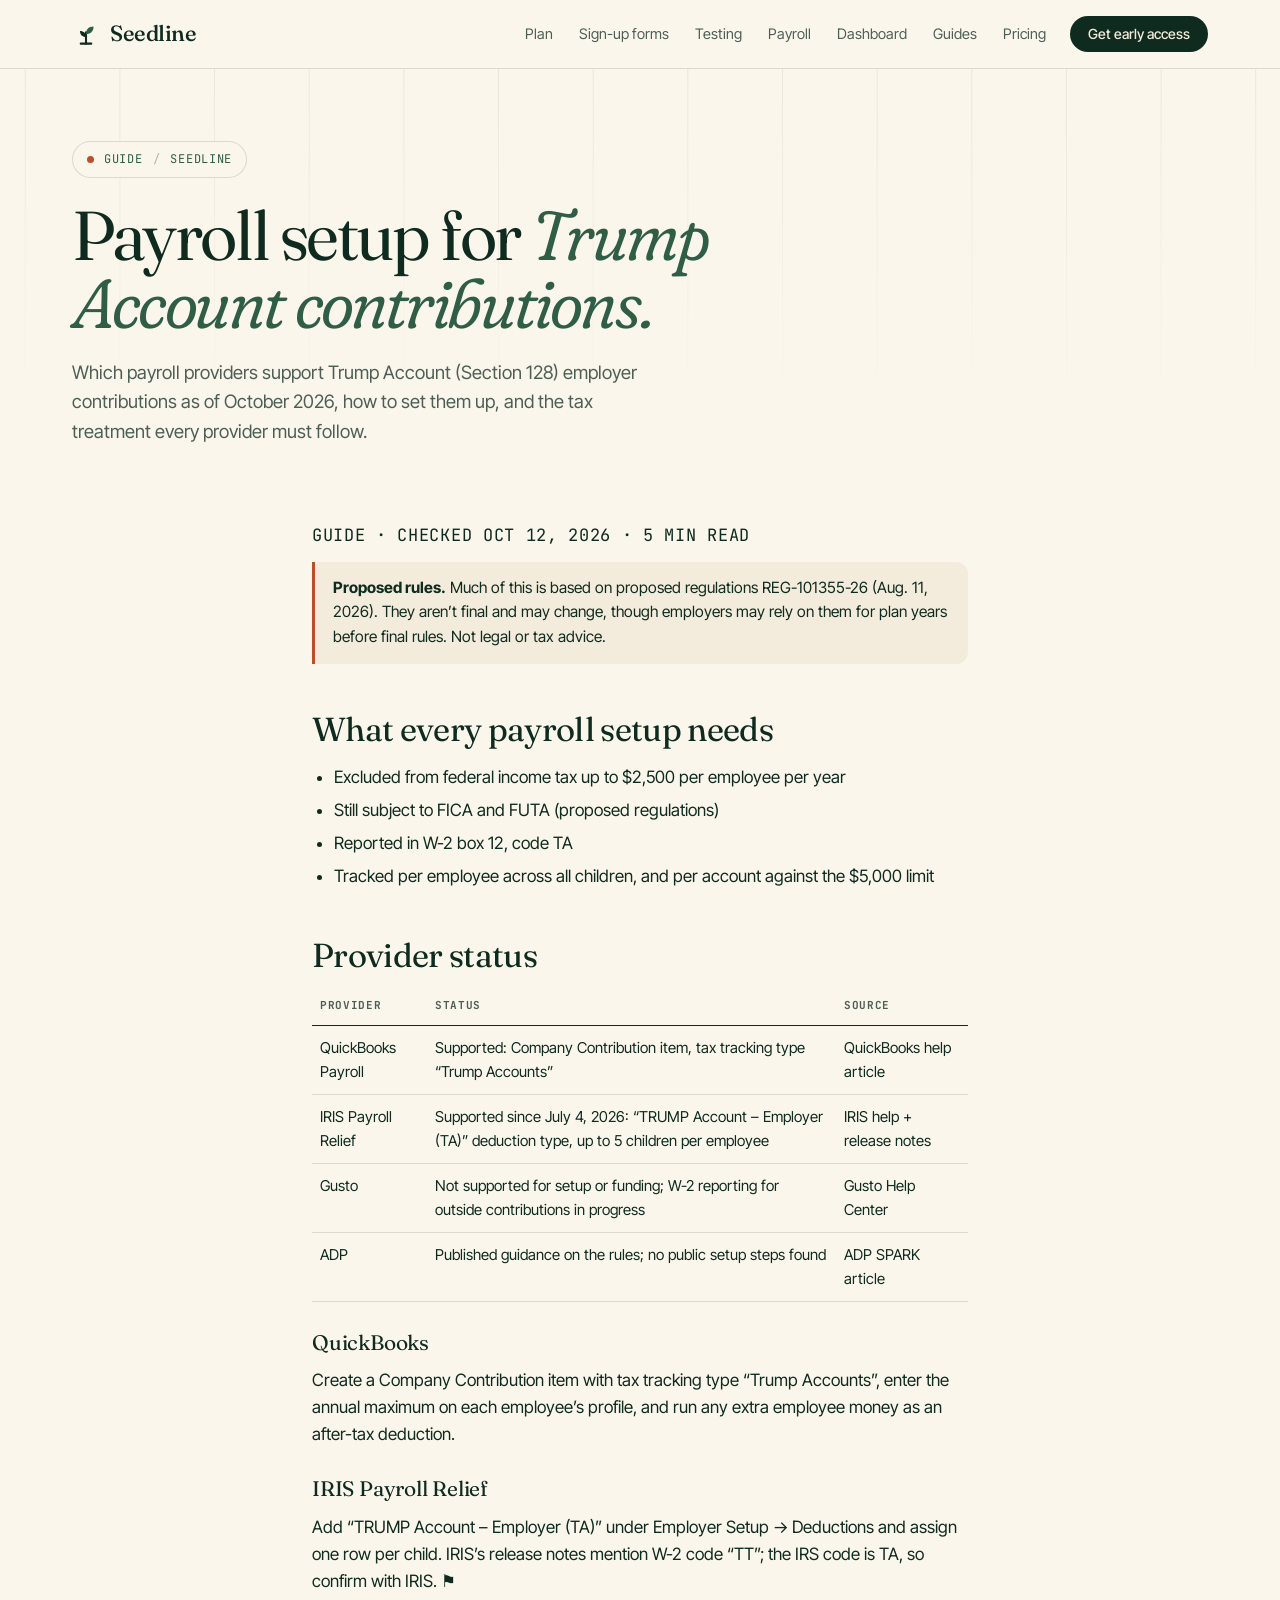
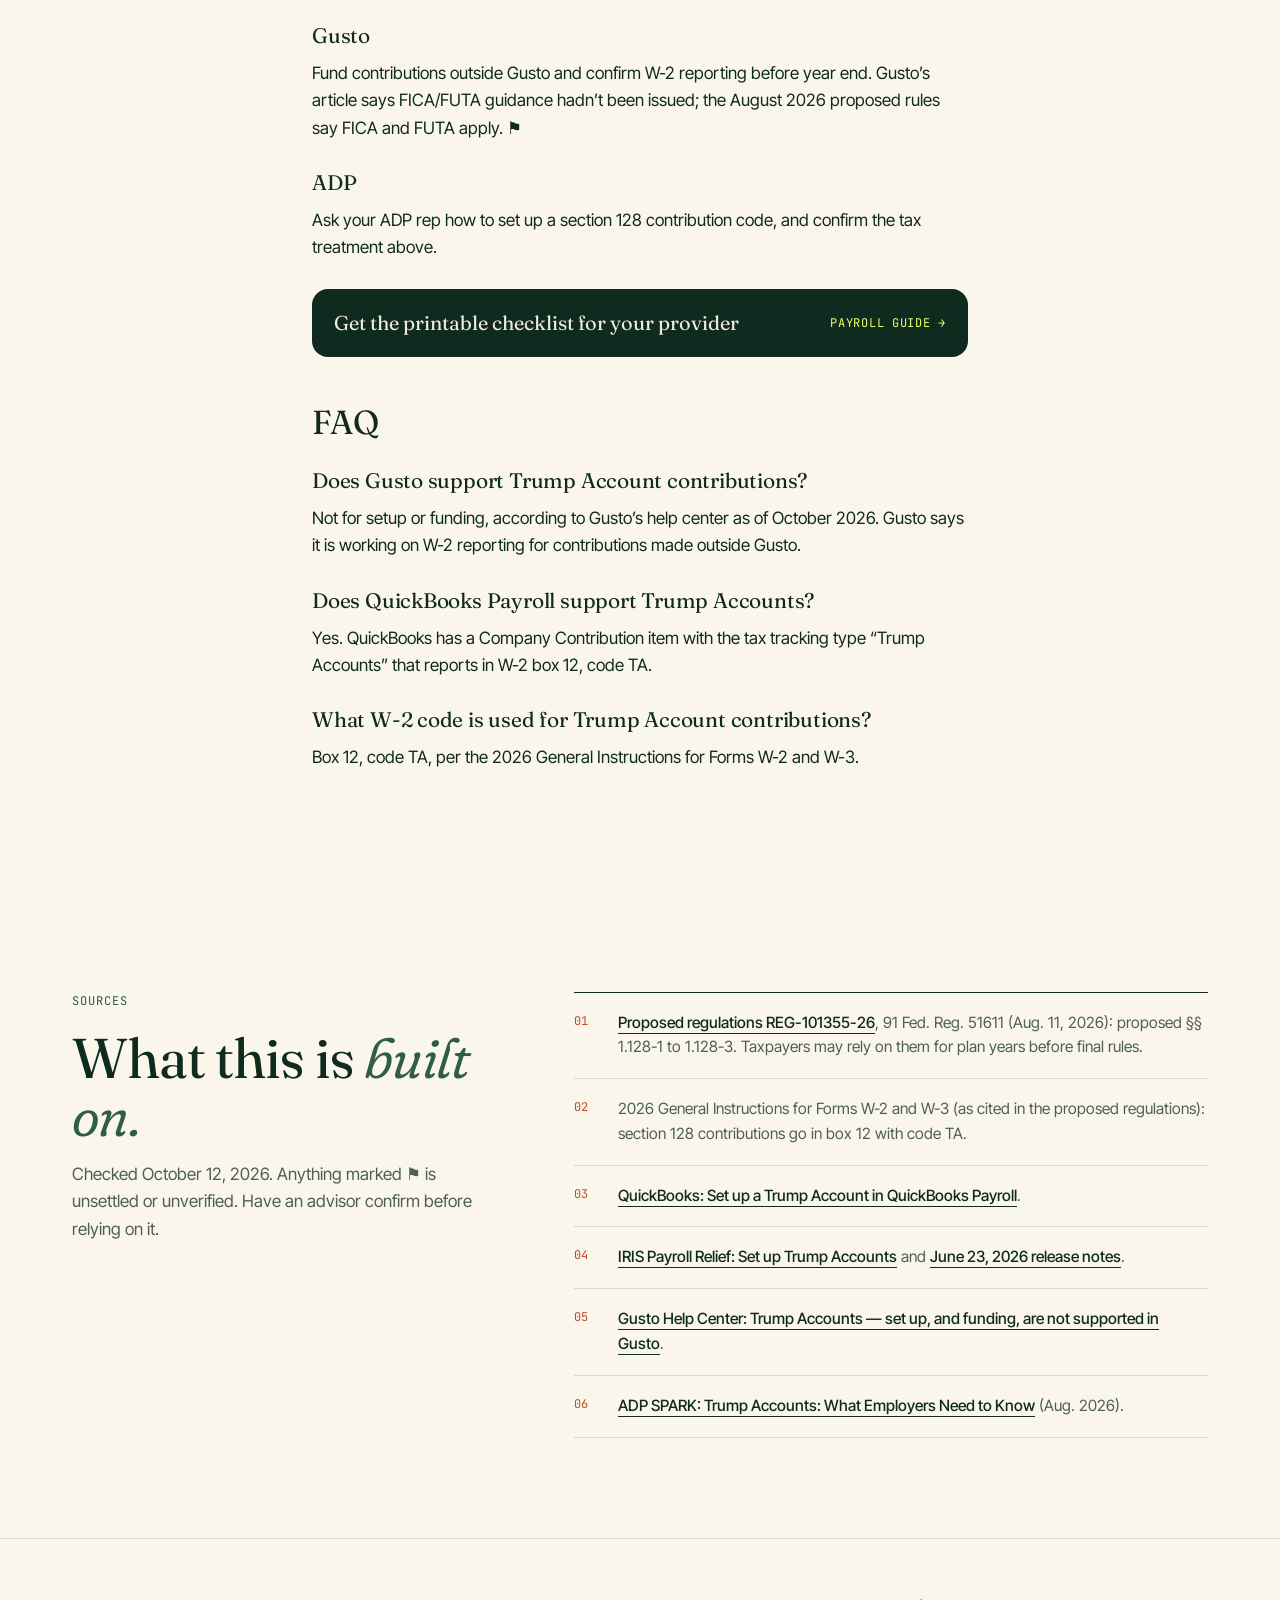
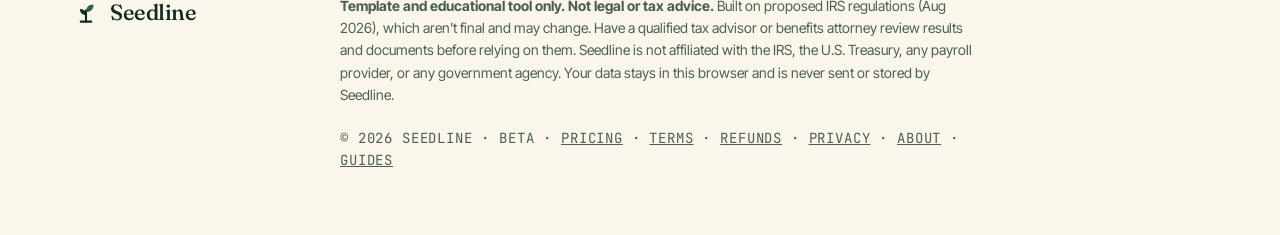
<file: guides/payroll-setup/index.html>
<!doctype html><html lang="en"><head><meta charset="utf-8"><meta name="viewport" content="width=device-width,initial-scale=1">
<title>Payroll Setup for Trump Account Contributions (QuickBooks, IRIS, Gusto, ADP) | Seedline</title><meta name="description" content="Which payroll providers support Trump Account (Section 128) employer contributions as of October 2026, how to set them up, and the tax treatment every provider must follow."><meta name="theme-color" content="#0f2a1f"><link rel="canonical" href="https://kobe813.github.io/seedline/guides/payroll-setup/"><meta property="og:type" content="website"><meta property="og:site_name" content="Seedline"><meta property="og:title" content="Payroll Setup for Trump Account Contributions (QuickBooks, IRIS, Gusto, ADP) | Seedline"><meta property="og:description" content="Which payroll providers support Trump Account (Section 128) employer contributions as of October 2026, how to set them up, and the tax treatment every provider must follow."><meta property="og:url" content="https://kobe813.github.io/seedline/guides/payroll-setup/"><meta property="og:image" content="https://kobe813.github.io/seedline/og.png"><meta property="og:image:width" content="1200"><meta property="og:image:height" content="630"><meta name="twitter:card" content="summary_large_image"><script type="application/ld+json">{"@context": "https://schema.org", "@type": "Article", "headline": "Payroll Setup for Trump Account Contributions (QuickBooks, IRIS, Gusto, ADP)", "description": "Which payroll providers support Trump Account (Section 128) employer contributions as of October 2026, how to set them up, and the tax treatment every provider must follow.", "datePublished": "2026-10-12", "dateModified": "2026-10-12", "author": {"@type": "Person", "name": "Dhruv"}, "publisher": {"@type": "Organization", "name": "Seedline", "url": "https://kobe813.github.io/seedline/"}, "image": "https://kobe813.github.io/seedline/og.png", "mainEntityOfPage": "https://kobe813.github.io/seedline/guides/payroll-setup/"}</script><script type="application/ld+json">{"@context": "https://schema.org", "@type": "FAQPage", "mainEntity": [{"@type": "Question", "name": "Does Gusto support Trump Account contributions?", "acceptedAnswer": {"@type": "Answer", "text": "Not for setup or funding, according to Gusto\u2019s help center as of October 2026. Gusto says it is working on W-2 reporting for contributions made outside Gusto."}}, {"@type": "Question", "name": "Does QuickBooks Payroll support Trump Accounts?", "acceptedAnswer": {"@type": "Answer", "text": "Yes. QuickBooks has a Company Contribution item with the tax tracking type \u201cTrump Accounts\u201d that reports in W-2 box 12, code TA."}}, {"@type": "Question", "name": "What W-2 code is used for Trump Account contributions?", "acceptedAnswer": {"@type": "Answer", "text": "Box 12, code TA, per the 2026 General Instructions for Forms W-2 and W-3."}}]}</script>
<link rel="preconnect" href="https://fonts.googleapis.com"><link rel="preconnect" href="https://fonts.gstatic.com" crossorigin>
<link href="https://fonts.googleapis.com/css2?family=Fraunces:ital,opsz,wght@0,9..144,300..700;1,9..144,300..600&family=Inter+Tight:wght@400;500;600&family=JetBrains+Mono:wght@400;500&display=swap" rel="stylesheet">
<link rel="icon" href="data:image/svg+xml,%3Csvg xmlns='http://www.w3.org/2000/svg' viewBox='0 0 32 32'%3E%3Crect width='32' height='32' rx='8' fill='%230f2a1f'/%3E%3Cpath d='M16 26V14' stroke='%23f3ecdc' stroke-width='2.4' stroke-linecap='round'/%3E%3Cpath d='M16 16c0-5 3-8 8-8 0 5-3 8-8 8z' fill='%23e8ff6b'/%3E%3Cpath d='M16 19c0-4-2.5-6.5-6.5-6.5 0 4 2.5 6.5 6.5 6.5z' fill='%23f3ecdc'/%3E%3C/svg%3E">
<link rel="stylesheet" href="../../style.css"><link rel="stylesheet" href="../../plan/plan.css"><link rel="stylesheet" href="../../assets/app.css"></head><body>
<a class="skip" href="#main">Skip to content</a>
<svg width="0" height="0" style="position:absolute" aria-hidden="true"><defs><symbol id="mark" viewBox="0 0 32 32"><path d="M16 27V14" stroke="currentColor" stroke-width="2.4" stroke-linecap="round" fill="none"/><path d="M16 16c0-5.5 3.2-8.6 8.6-8.6 0 5.5-3.1 8.6-8.6 8.6z" fill="var(--leaf,#e8ff6b)"/><path d="M16 19.5c0-4.3-2.6-6.9-6.9-6.9 0 4.3 2.6 6.9 6.9 6.9z" fill="currentColor"/><path d="M10 27h12" stroke="currentColor" stroke-width="2.4" stroke-linecap="round"/></symbol></defs></svg>
<header class="nav noprint"><div class="wrap navin">
<a class="logo" href="../../" aria-label="Seedline home"><svg class="logomark"><use href="#mark"/></svg><span>Seedline</span></a>
<nav aria-label="Primary"><a href="../../plan/">Plan</a><a href="../../enroll/">Sign-up forms</a><a href="../../test/">Testing</a><a href="../../payroll/">Payroll</a><a href="../../app/">Dashboard</a><a href="../../guides/">Guides</a><a href="../../pricing/">Pricing</a></nav>
<a class="btn sm" href="../../#signup">Get early access</a></div></header>
<main id="main">
<section class="phead noprint"><div class="wrap">
<p class="eyebrow"><span class="dot"></span>Guide <span class="sep">/</span> Seedline</p>
<h1 class="ph1">Payroll setup for <em>Trump Account contributions.</em></h1>
<p class="lead">Which payroll providers support Trump Account (Section 128) employer contributions as of October 2026, how to set them up, and the tax treatment every provider must follow.</p>

</div></section>
<section class="builder"><div class="wrap prose"><p class="meta2">Guide · Checked Oct 12, 2026 · 5 min read</p><p class="note"><b>Proposed rules.</b> Much of this is based on proposed regulations REG-101355-26 (Aug. 11, 2026). They aren’t final and may change, though employers may rely on them for plan years before final rules. Not legal or tax advice.</p>
<h2>What every payroll setup needs</h2><ul><li>Excluded from federal income tax up to $2,500 per employee per year</li><li>Still subject to FICA and FUTA (proposed regulations)</li><li>Reported in W-2 box 12, code TA</li><li>Tracked per employee across all children, and per account against the $5,000 limit</li></ul>
<h2>Provider status</h2><table><thead><tr><th>Provider</th><th>Status</th><th>Source</th></tr></thead><tbody>
<tr><td>QuickBooks Payroll</td><td>Supported: Company Contribution item, tax tracking type “Trump Accounts”</td><td>QuickBooks help article</td></tr>
<tr><td>IRIS Payroll Relief</td><td>Supported since July 4, 2026: “TRUMP Account – Employer (TA)” deduction type, up to 5 children per employee</td><td>IRIS help + release notes</td></tr>
<tr><td>Gusto</td><td>Not supported for setup or funding; W-2 reporting for outside contributions in progress</td><td>Gusto Help Center</td></tr>
<tr><td>ADP</td><td>Published guidance on the rules; no public setup steps found</td><td>ADP SPARK article</td></tr></tbody></table>
<h3>QuickBooks</h3><p>Create a Company Contribution item with tax tracking type “Trump Accounts”, enter the annual maximum on each employee’s profile, and run any extra employee money as an after-tax deduction.</p>
<h3>IRIS Payroll Relief</h3><p>Add “TRUMP Account – Employer (TA)” under Employer Setup → Deductions and assign one row per child. IRIS’s release notes mention W-2 code “TT”; the IRS code is TA, so confirm with IRIS. ⚑</p>
<h3>Gusto</h3><p>Fund contributions outside Gusto and confirm W-2 reporting before year end. Gusto’s article says FICA/FUTA guidance hadn’t been issued; the August 2026 proposed rules say FICA and FUTA apply. ⚑</p>
<h3>ADP</h3><p>Ask your ADP rep how to set up a section 128 contribution code, and confirm the tax treatment above.</p>
<a class="tool" href="../../payroll/"><b>Get the printable checklist for your provider</b><span>Payroll guide →</span></a>
<h2>FAQ</h2><h3>Does Gusto support Trump Account contributions?</h3><p>Not for setup or funding, according to Gusto’s help center as of October 2026. Gusto says it is working on W-2 reporting for contributions made outside Gusto.</p><h3>Does QuickBooks Payroll support Trump Accounts?</h3><p>Yes. QuickBooks has a Company Contribution item with the tax tracking type “Trump Accounts” that reports in W-2 box 12, code TA.</p><h3>What W-2 code is used for Trump Account contributions?</h3><p>Box 12, code TA, per the 2026 General Instructions for Forms W-2 and W-3.</p></div></section>
<section class="sec srcs" id="sources"><div class="wrap faqgrid">
<div class="sechead"><p class="kicker">Sources</p><h2>What this is <em>built on.</em></h2><p class="sub">Checked October 12, 2026. Anything marked ⚑ is unsettled or unverified. Have an advisor confirm before relying on it.</p></div>
<ol class="srclist"><li><a class="link" href="https://www.federalregister.gov/documents/2026/08/11/2026-16314/employer-contributions-to-trump-accounts-and-nondiscrimination-rules-for-dependent-care-assistance" target="_blank" rel="noopener">Proposed regulations REG-101355-26</a>, 91 Fed. Reg. 51611 (Aug. 11, 2026): proposed §§ 1.128-1 to 1.128-3. Taxpayers may rely on them for plan years before final rules.</li><li>2026 General Instructions for Forms W-2 and W-3 (as cited in the proposed regulations): section 128 contributions go in box 12 with code TA.</li><li><a class="link" href="https://quickbooks.intuit.com/learn-support/en-us/help-article/form-w-2/set-trump-account-quickbooks-payroll/L0kKegfcL_US_en_US" target="_blank" rel="noopener">QuickBooks: Set up a Trump Account in QuickBooks Payroll</a>.</li><li><a class="link" href="https://help.irisglobal.com/payroll-relief/produpdates/whats-new-2026/trump-accounts-june-2026/trump-accounts.htm" target="_blank" rel="noopener">IRIS Payroll Relief: Set up Trump Accounts</a> and <a class="link" href="https://help.irisglobal.com/payroll-relief/produpdates/whats-new-2026/june-23-2026-release-notes.htm" target="_blank" rel="noopener">June 23, 2026 release notes</a>.</li><li><a class="link" href="https://support.gusto.com/article/178543866593595/trump-accounts-set-up-and-funding-not-supported-in-gusto" target="_blank" rel="noopener">Gusto Help Center: Trump Accounts — set up, and funding, are not supported in Gusto</a>.</li><li><a class="link" href="https://www.adp.com/spark/articles/2026/08/trump-accounts-what-employers-need-to-know.aspx" target="_blank" rel="noopener">ADP SPARK: Trump Accounts: What Employers Need to Know</a> (Aug. 2026).</li></ol></div></section>
</main>
<footer class="noprint"><div class="wrap foot">
<a class="logo" href="../../"><svg class="logomark"><use href="#mark"/></svg><span>Seedline</span></a>
<p><b>Template and educational tool only. Not legal or tax advice.</b> Built on proposed IRS regulations (Aug 2026), which aren't final and may change. Have a qualified tax advisor or benefits attorney review results and documents before relying on them. Seedline is not affiliated with the IRS, the U.S. Treasury, any payroll provider, or any government agency. Your data stays in this browser and is never sent or stored by Seedline.</p><p class="mono small flinks">© 2026 Seedline · Beta · <a href="../../pricing/">Pricing</a> · <a href="../../terms/">Terms</a> · <a href="../../refunds/">Refunds</a> · <a href="../../privacy/">Privacy</a> · <a href="../../about/">About</a> · <a href="../../guides/">Guides</a></p></div></footer>

</body></html>
</file>
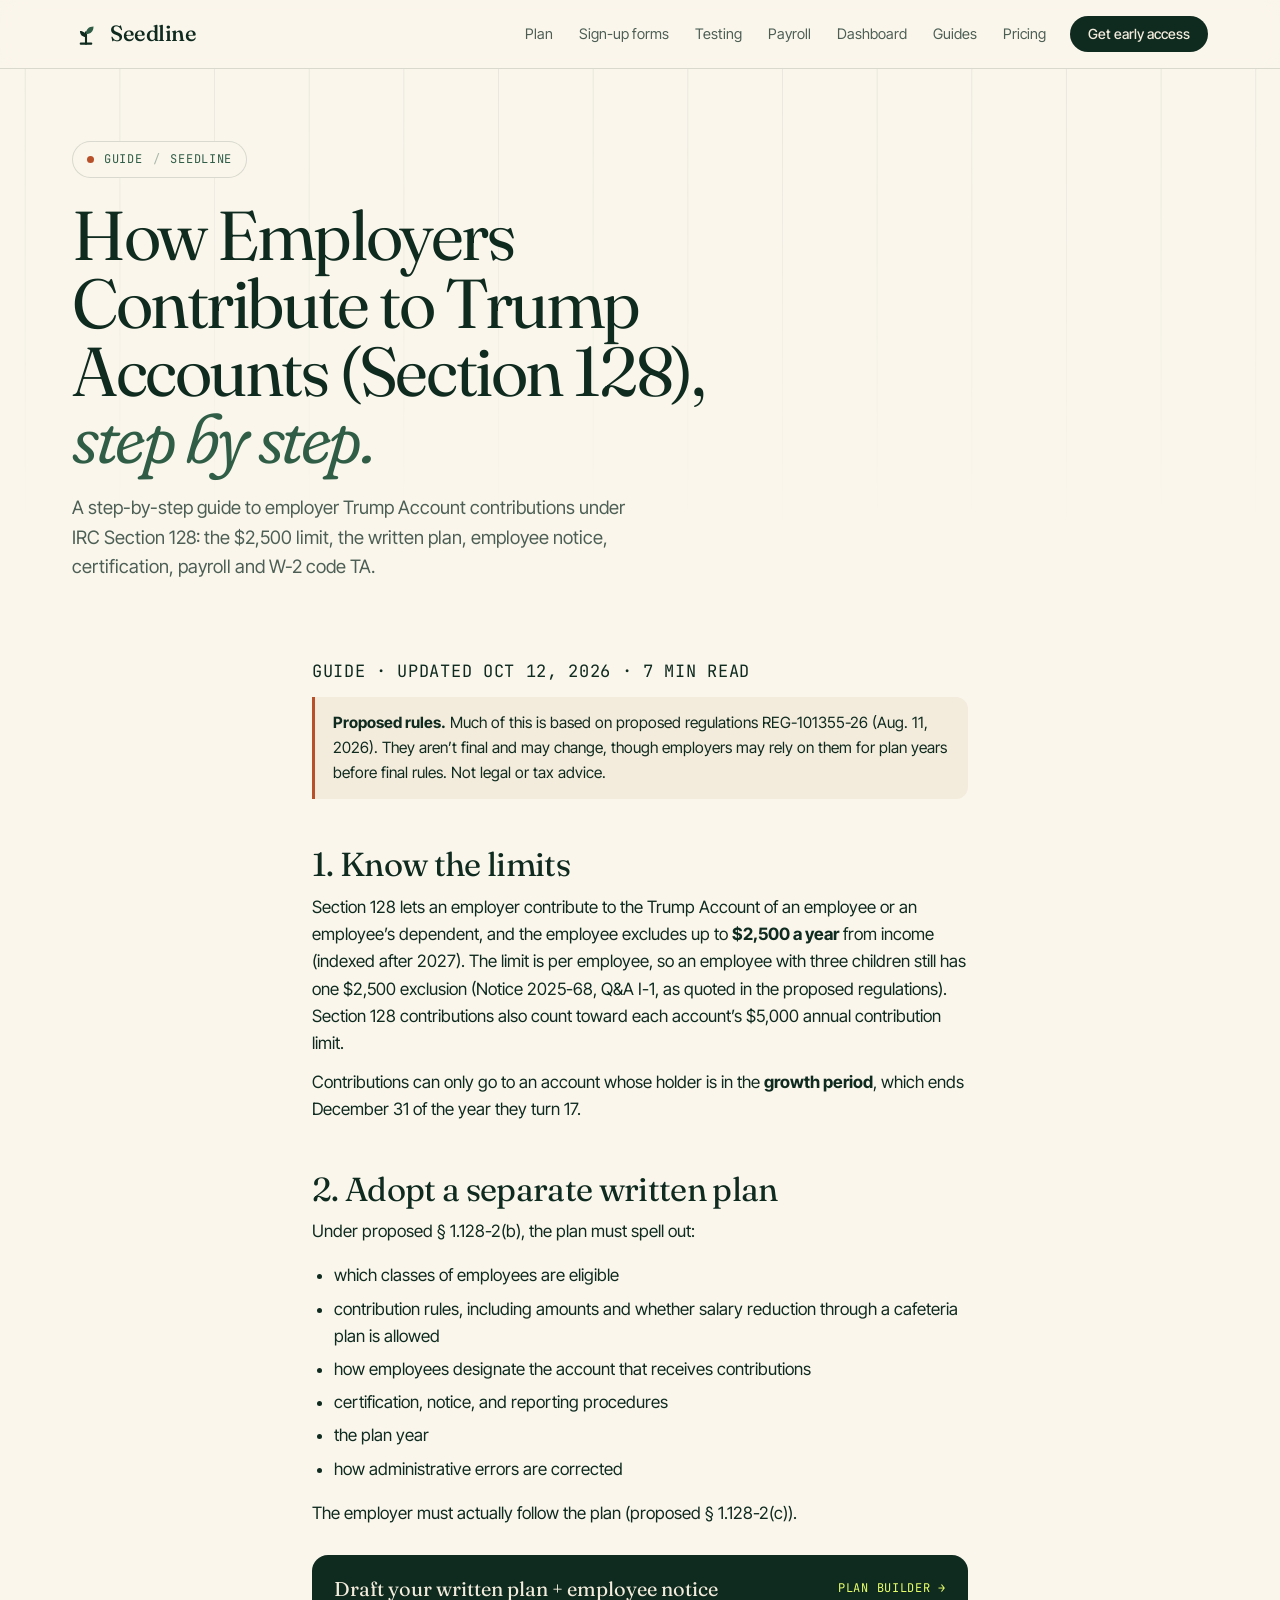
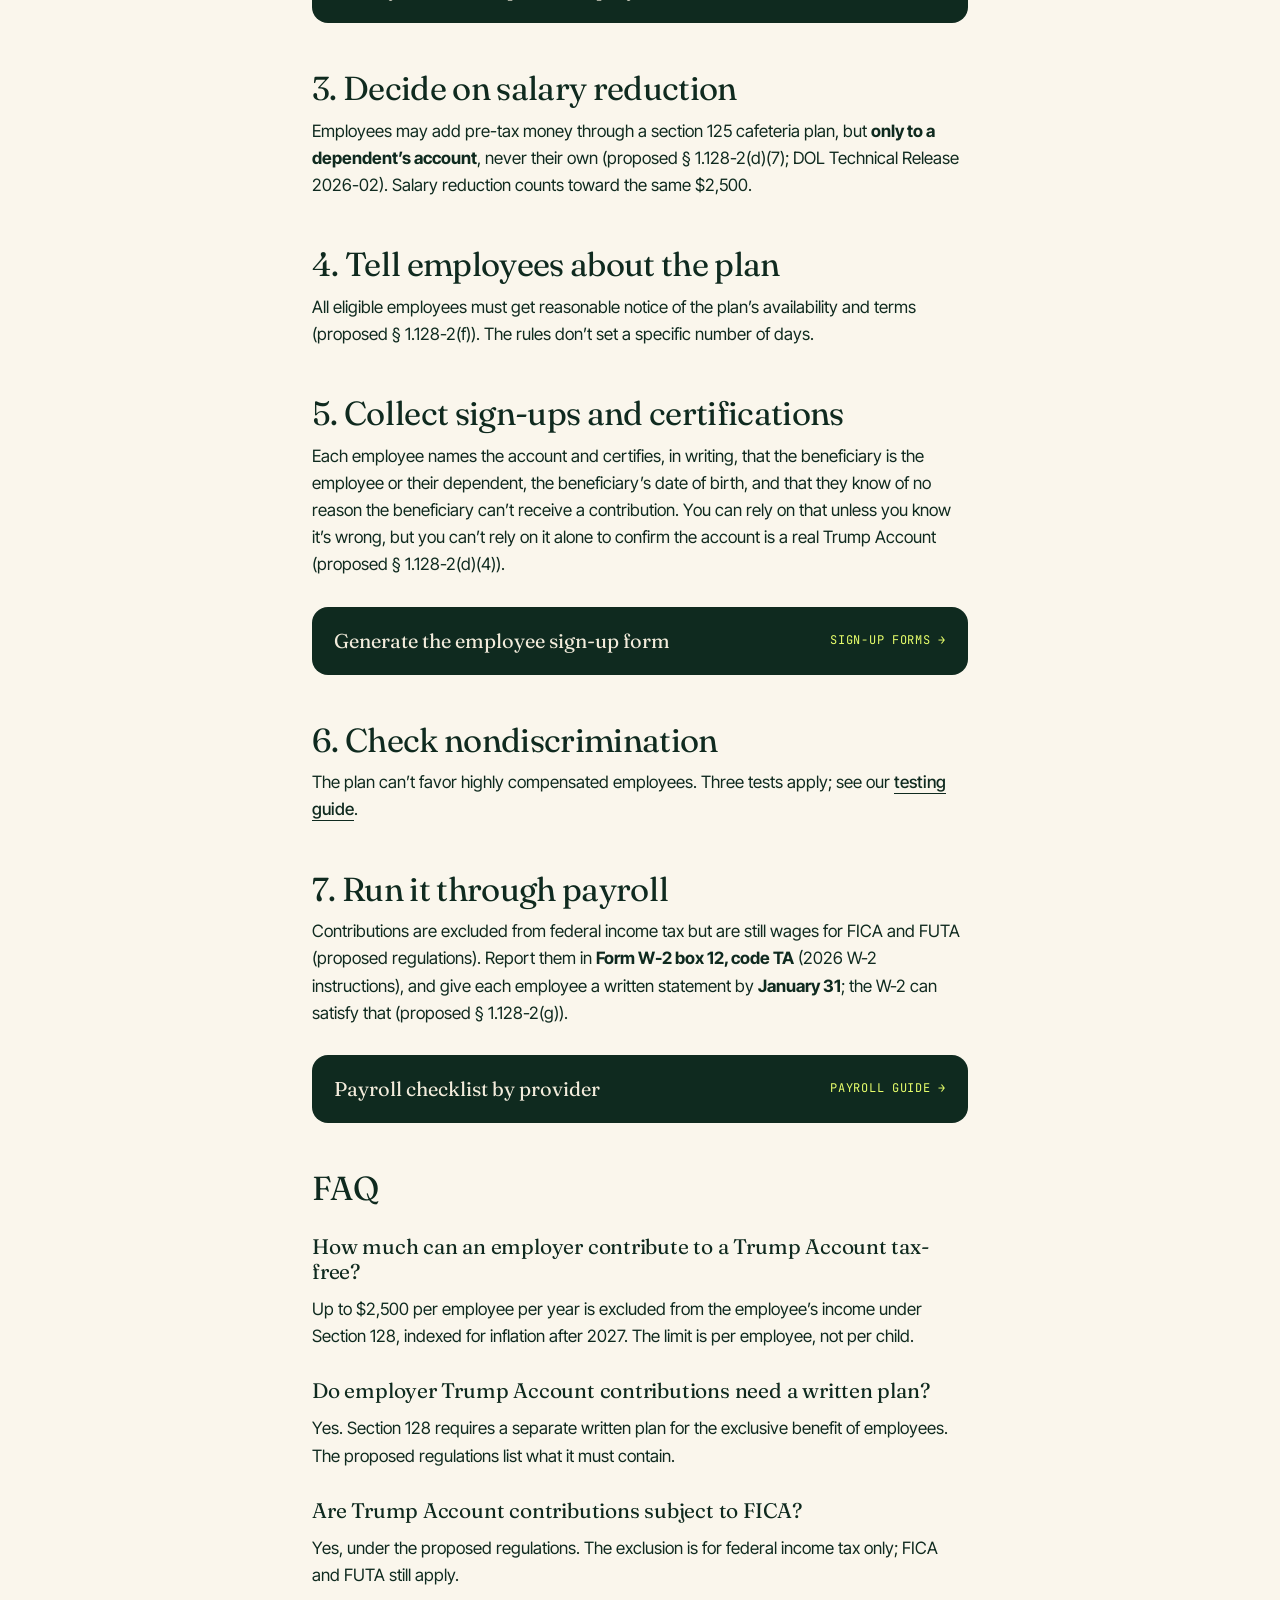
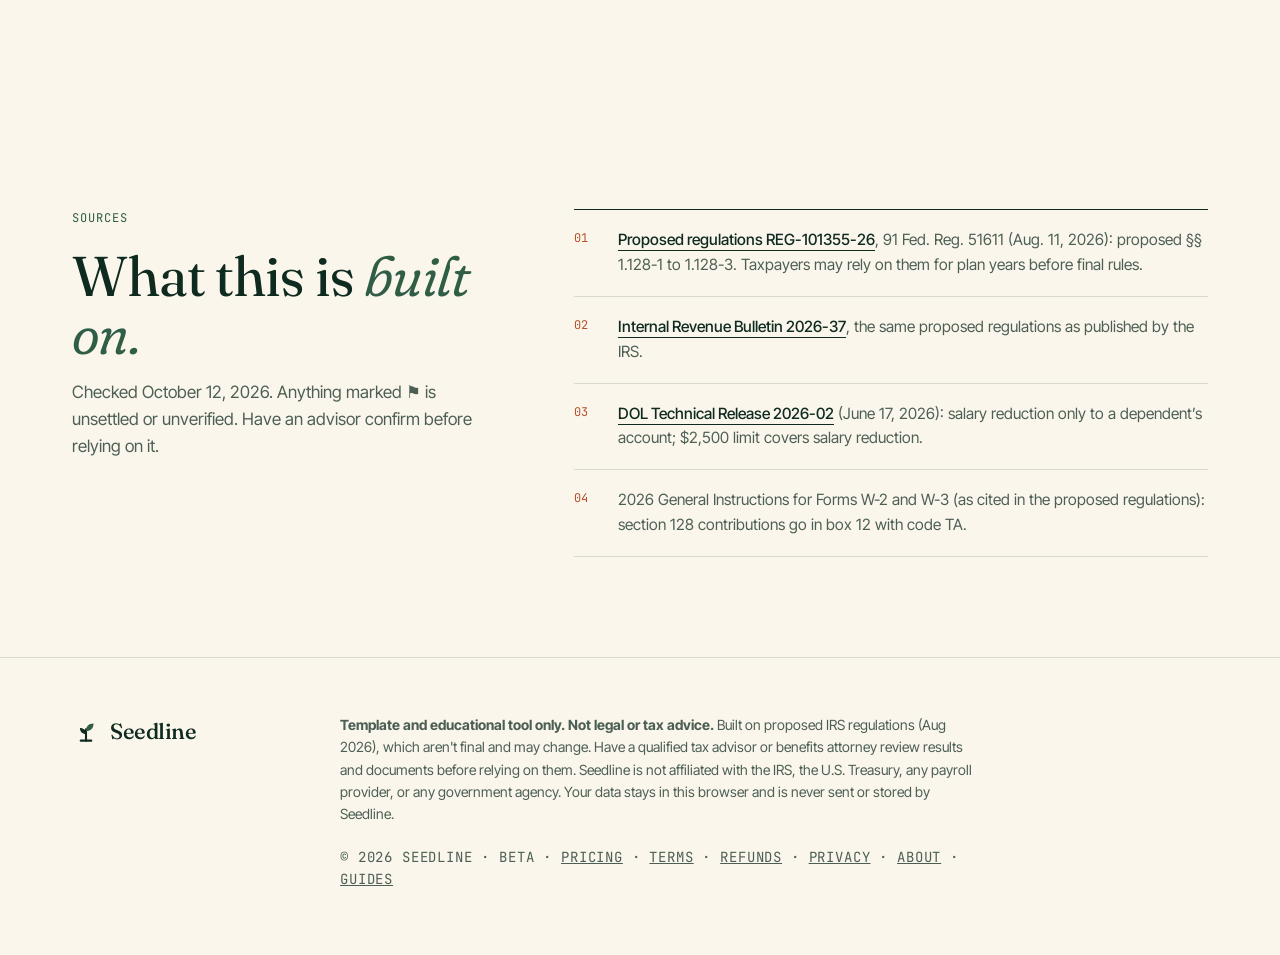
<file: guides/section-128-employer-contributions/index.html>
<!doctype html><html lang="en"><head><meta charset="utf-8"><meta name="viewport" content="width=device-width,initial-scale=1">
<title>How Employers Contribute to Trump Accounts (Section 128), Step by Step | Seedline</title><meta name="description" content="A step-by-step guide to employer Trump Account contributions under IRC Section 128: the $2,500 limit, the written plan, employee notice, certification, payroll and W-2 code TA."><meta name="theme-color" content="#0f2a1f"><link rel="canonical" href="https://kobe813.github.io/seedline/guides/section-128-employer-contributions/"><meta property="og:type" content="website"><meta property="og:site_name" content="Seedline"><meta property="og:title" content="How Employers Contribute to Trump Accounts (Section 128), Step by Step | Seedline"><meta property="og:description" content="A step-by-step guide to employer Trump Account contributions under IRC Section 128: the $2,500 limit, the written plan, employee notice, certification, payroll and W-2 code TA."><meta property="og:url" content="https://kobe813.github.io/seedline/guides/section-128-employer-contributions/"><meta property="og:image" content="https://kobe813.github.io/seedline/og.png"><meta property="og:image:width" content="1200"><meta property="og:image:height" content="630"><meta name="twitter:card" content="summary_large_image"><script type="application/ld+json">{"@context": "https://schema.org", "@type": "Article", "headline": "How Employers Contribute to Trump Accounts (Section 128), Step by Step", "description": "A step-by-step guide to employer Trump Account contributions under IRC Section 128: the $2,500 limit, the written plan, employee notice, certification, payroll and W-2 code TA.", "datePublished": "2026-10-12", "dateModified": "2026-10-12", "author": {"@type": "Person", "name": "Dhruv"}, "publisher": {"@type": "Organization", "name": "Seedline", "url": "https://kobe813.github.io/seedline/"}, "image": "https://kobe813.github.io/seedline/og.png", "mainEntityOfPage": "https://kobe813.github.io/seedline/guides/section-128-employer-contributions/"}</script><script type="application/ld+json">{"@context": "https://schema.org", "@type": "FAQPage", "mainEntity": [{"@type": "Question", "name": "How much can an employer contribute to a Trump Account tax-free?", "acceptedAnswer": {"@type": "Answer", "text": "Up to $2,500 per employee per year is excluded from the employee\u2019s income under Section 128, indexed for inflation after 2027. The limit is per employee, not per child."}}, {"@type": "Question", "name": "Do employer Trump Account contributions need a written plan?", "acceptedAnswer": {"@type": "Answer", "text": "Yes. Section 128 requires a separate written plan for the exclusive benefit of employees. The proposed regulations list what it must contain."}}, {"@type": "Question", "name": "Are Trump Account contributions subject to FICA?", "acceptedAnswer": {"@type": "Answer", "text": "Yes, under the proposed regulations. The exclusion is for federal income tax only; FICA and FUTA still apply."}}]}</script>
<link rel="preconnect" href="https://fonts.googleapis.com"><link rel="preconnect" href="https://fonts.gstatic.com" crossorigin>
<link href="https://fonts.googleapis.com/css2?family=Fraunces:ital,opsz,wght@0,9..144,300..700;1,9..144,300..600&family=Inter+Tight:wght@400;500;600&family=JetBrains+Mono:wght@400;500&display=swap" rel="stylesheet">
<link rel="icon" href="data:image/svg+xml,%3Csvg xmlns='http://www.w3.org/2000/svg' viewBox='0 0 32 32'%3E%3Crect width='32' height='32' rx='8' fill='%230f2a1f'/%3E%3Cpath d='M16 26V14' stroke='%23f3ecdc' stroke-width='2.4' stroke-linecap='round'/%3E%3Cpath d='M16 16c0-5 3-8 8-8 0 5-3 8-8 8z' fill='%23e8ff6b'/%3E%3Cpath d='M16 19c0-4-2.5-6.5-6.5-6.5 0 4 2.5 6.5 6.5 6.5z' fill='%23f3ecdc'/%3E%3C/svg%3E">
<link rel="stylesheet" href="../../style.css"><link rel="stylesheet" href="../../plan/plan.css"><link rel="stylesheet" href="../../assets/app.css"></head><body>
<a class="skip" href="#main">Skip to content</a>
<svg width="0" height="0" style="position:absolute" aria-hidden="true"><defs><symbol id="mark" viewBox="0 0 32 32"><path d="M16 27V14" stroke="currentColor" stroke-width="2.4" stroke-linecap="round" fill="none"/><path d="M16 16c0-5.5 3.2-8.6 8.6-8.6 0 5.5-3.1 8.6-8.6 8.6z" fill="var(--leaf,#e8ff6b)"/><path d="M16 19.5c0-4.3-2.6-6.9-6.9-6.9 0 4.3 2.6 6.9 6.9 6.9z" fill="currentColor"/><path d="M10 27h12" stroke="currentColor" stroke-width="2.4" stroke-linecap="round"/></symbol></defs></svg>
<header class="nav noprint"><div class="wrap navin">
<a class="logo" href="../../" aria-label="Seedline home"><svg class="logomark"><use href="#mark"/></svg><span>Seedline</span></a>
<nav aria-label="Primary"><a href="../../plan/">Plan</a><a href="../../enroll/">Sign-up forms</a><a href="../../test/">Testing</a><a href="../../payroll/">Payroll</a><a href="../../app/">Dashboard</a><a href="../../guides/">Guides</a><a href="../../pricing/">Pricing</a></nav>
<a class="btn sm" href="../../#signup">Get early access</a></div></header>
<main id="main">
<section class="phead noprint"><div class="wrap">
<p class="eyebrow"><span class="dot"></span>Guide <span class="sep">/</span> Seedline</p>
<h1 class="ph1">How Employers Contribute to Trump Accounts (Section 128), <em>step by step.</em></h1>
<p class="lead">A step-by-step guide to employer Trump Account contributions under IRC Section 128: the $2,500 limit, the written plan, employee notice, certification, payroll and W-2 code TA.</p>

</div></section>
<section class="builder"><div class="wrap prose"><p class="meta2">Guide · Updated Oct 12, 2026 · 7 min read</p><p class="note"><b>Proposed rules.</b> Much of this is based on proposed regulations REG-101355-26 (Aug. 11, 2026). They aren’t final and may change, though employers may rely on them for plan years before final rules. Not legal or tax advice.</p>
<h2>1. Know the limits</h2><p>Section 128 lets an employer contribute to the Trump Account of an employee or an employee’s dependent, and the employee excludes up to <b>$2,500 a year</b> from income (indexed after 2027). The limit is per employee, so an employee with three children still has one $2,500 exclusion (Notice 2025-68, Q&amp;A I-1, as quoted in the proposed regulations). Section 128 contributions also count toward each account’s $5,000 annual contribution limit.</p>
<p>Contributions can only go to an account whose holder is in the <b>growth period</b>, which ends December 31 of the year they turn 17.</p>
<h2>2. Adopt a separate written plan</h2><p>Under proposed § 1.128-2(b), the plan must spell out:</p><ul><li>which classes of employees are eligible</li><li>contribution rules, including amounts and whether salary reduction through a cafeteria plan is allowed</li><li>how employees designate the account that receives contributions</li><li>certification, notice, and reporting procedures</li><li>the plan year</li><li>how administrative errors are corrected</li></ul><p>The employer must actually follow the plan (proposed § 1.128-2(c)).</p>
<a class="tool" href="../../plan/"><b>Draft your written plan + employee notice</b><span>Plan builder →</span></a>
<h2>3. Decide on salary reduction</h2><p>Employees may add pre-tax money through a section 125 cafeteria plan, but <b>only to a dependent’s account</b>, never their own (proposed § 1.128-2(d)(7); DOL Technical Release 2026-02). Salary reduction counts toward the same $2,500.</p>
<h2>4. Tell employees about the plan</h2><p>All eligible employees must get reasonable notice of the plan’s availability and terms (proposed § 1.128-2(f)). The rules don’t set a specific number of days.</p>
<h2>5. Collect sign-ups and certifications</h2><p>Each employee names the account and certifies, in writing, that the beneficiary is the employee or their dependent, the beneficiary’s date of birth, and that they know of no reason the beneficiary can’t receive a contribution. You can rely on that unless you know it’s wrong, but you can’t rely on it alone to confirm the account is a real Trump Account (proposed § 1.128-2(d)(4)).</p>
<a class="tool" href="../../enroll/"><b>Generate the employee sign-up form</b><span>Sign-up forms →</span></a>
<h2>6. Check nondiscrimination</h2><p>The plan can’t favor highly compensated employees. Three tests apply; see our <a class="link" href="../../guides/nondiscrimination-testing/">testing guide</a>.</p>
<h2>7. Run it through payroll</h2><p>Contributions are excluded from federal income tax but are still wages for FICA and FUTA (proposed regulations). Report them in <b>Form W-2 box 12, code TA</b> (2026 W-2 instructions), and give each employee a written statement by <b>January 31</b>; the W-2 can satisfy that (proposed § 1.128-2(g)).</p>
<a class="tool" href="../../payroll/"><b>Payroll checklist by provider</b><span>Payroll guide →</span></a>
<h2>FAQ</h2><h3>How much can an employer contribute to a Trump Account tax-free?</h3><p>Up to $2,500 per employee per year is excluded from the employee’s income under Section 128, indexed for inflation after 2027. The limit is per employee, not per child.</p><h3>Do employer Trump Account contributions need a written plan?</h3><p>Yes. Section 128 requires a separate written plan for the exclusive benefit of employees. The proposed regulations list what it must contain.</p><h3>Are Trump Account contributions subject to FICA?</h3><p>Yes, under the proposed regulations. The exclusion is for federal income tax only; FICA and FUTA still apply.</p></div></section>
<section class="sec srcs" id="sources"><div class="wrap faqgrid">
<div class="sechead"><p class="kicker">Sources</p><h2>What this is <em>built on.</em></h2><p class="sub">Checked October 12, 2026. Anything marked ⚑ is unsettled or unverified. Have an advisor confirm before relying on it.</p></div>
<ol class="srclist"><li><a class="link" href="https://www.federalregister.gov/documents/2026/08/11/2026-16314/employer-contributions-to-trump-accounts-and-nondiscrimination-rules-for-dependent-care-assistance" target="_blank" rel="noopener">Proposed regulations REG-101355-26</a>, 91 Fed. Reg. 51611 (Aug. 11, 2026): proposed §§ 1.128-1 to 1.128-3. Taxpayers may rely on them for plan years before final rules.</li><li><a class="link" href="https://www.irs.gov/irb/2026-37_irb" target="_blank" rel="noopener">Internal Revenue Bulletin 2026-37</a>, the same proposed regulations as published by the IRS.</li><li><a class="link" href="https://cri.georgetown.edu/wp-content/uploads/2026/06/Trump-Account-Guidance-26-02.pdf" target="_blank" rel="noopener">DOL Technical Release 2026-02</a> (June 17, 2026): salary reduction only to a dependent’s account; $2,500 limit covers salary reduction.</li><li>2026 General Instructions for Forms W-2 and W-3 (as cited in the proposed regulations): section 128 contributions go in box 12 with code TA.</li></ol></div></section>
</main>
<footer class="noprint"><div class="wrap foot">
<a class="logo" href="../../"><svg class="logomark"><use href="#mark"/></svg><span>Seedline</span></a>
<p><b>Template and educational tool only. Not legal or tax advice.</b> Built on proposed IRS regulations (Aug 2026), which aren't final and may change. Have a qualified tax advisor or benefits attorney review results and documents before relying on them. Seedline is not affiliated with the IRS, the U.S. Treasury, any payroll provider, or any government agency. Your data stays in this browser and is never sent or stored by Seedline.</p><p class="mono small flinks">© 2026 Seedline · Beta · <a href="../../pricing/">Pricing</a> · <a href="../../terms/">Terms</a> · <a href="../../refunds/">Refunds</a> · <a href="../../privacy/">Privacy</a> · <a href="../../about/">About</a> · <a href="../../guides/">Guides</a></p></div></footer>

</body></html>
</file>
<file: style.css>
/* Seedline — palette: Ink Forest #0f2a1f, Moss #2f5d46, Cream #f3ecdc, Paper #faf6ec, Sprout (accent) #e8ff6b, Clay #c4572e */
:root{--ink:#0f2a1f;--ink2:#173b2c;--moss:#2f5d46;--cream:#f3ecdc;--paper:#faf6ec;--sprout:#e8ff6b;--clay:#b8502a;--mut:#4d5f55;--line:rgba(15,42,31,.14);
--serif:"Fraunces",Georgia,"Times New Roman",serif;--sans:"Inter Tight",system-ui,-apple-system,"Segoe UI",sans-serif;--mono:"JetBrains Mono",ui-monospace,Menlo,monospace;--ease:cubic-bezier(.2,.7,.2,1)}
*{box-sizing:border-box}html{scroll-behavior:smooth}
body{margin:0;font-family:var(--sans);font-size:17px;color:var(--ink);background:var(--paper);line-height:1.6;-webkit-font-smoothing:antialiased;
background-image:linear-gradient(var(--line) 1px,transparent 1px);background-size:100% 32px;background-attachment:local}
body{background-image:none}
::selection{background:var(--sprout);color:var(--ink)}
.wrap{max-width:1200px;margin:0 auto;padding:0 32px}
a{color:inherit}
:focus-visible{outline:2px solid var(--clay);outline-offset:3px;border-radius:4px}
.skip{position:absolute;left:-999px;top:8px;background:var(--ink);color:var(--cream);padding:8px 14px;z-index:99}.skip:focus{left:8px}
.mono{font-family:var(--mono);font-size:12px;letter-spacing:.06em;text-transform:uppercase}.small{font-size:11px}
em{font-style:italic;font-weight:350;font-variation-settings:"SOFT" 100}
h1,h2,h3{font-family:var(--serif);font-weight:400;letter-spacing:-.02em;margin:0;font-optical-sizing:auto}
h2{font-size:clamp(34px,4.4vw,56px);line-height:1.04}
h2 em{color:var(--moss)}
h3{font-size:22px;line-height:1.2;letter-spacing:-.01em}
p{margin:0}
.kicker{font-family:var(--mono);font-size:12px;letter-spacing:.08em;text-transform:uppercase;color:var(--moss);margin-bottom:18px}
.sub{color:var(--mut);margin-top:16px;max-width:46ch}

/* nav */
.nav{position:sticky;top:0;z-index:20;background:rgba(250,246,236,.82);backdrop-filter:saturate(1.4) blur(12px);border-bottom:1px solid var(--line)}
.navin{display:flex;align-items:center;justify-content:space-between;height:68px;gap:24px}
.logo{display:flex;align-items:center;gap:10px;text-decoration:none;font-family:var(--serif);font-size:22px;font-weight:500;letter-spacing:-.02em;color:var(--ink)}
.logomark{width:28px;height:28px;color:var(--ink);--leaf:var(--moss)}
nav{display:flex;gap:32px;margin-left:auto}
nav a{font-size:14.5px;text-decoration:none;color:var(--mut);position:relative;padding:4px 0;transition:color .2s}
nav a::after{content:"";position:absolute;left:0;right:0;bottom:-2px;height:1px;background:var(--ink);transform:scaleX(0);transform-origin:left;transition:transform .3s var(--ease)}
nav a:hover{color:var(--ink)}nav a:hover::after{transform:scaleX(1)}

/* buttons */
.btn{display:inline-flex;align-items:center;gap:10px;background:var(--ink);color:var(--cream);border:0;border-radius:999px;padding:15px 24px;font:500 16px/1 var(--sans);text-decoration:none;cursor:pointer;transition:background .2s,transform .2s var(--ease),box-shadow .2s}
.btn:hover{background:var(--ink2);transform:translateY(-1px);box-shadow:0 10px 24px -10px rgba(15,42,31,.5)}
.btn:active{transform:translateY(0)}
.btn .arr{display:inline-block;transition:transform .25s var(--ease)}.btn:hover .arr{transform:translateX(4px)}
.btn.sm{padding:11px 18px;font-size:14px}
.btn.light{background:var(--sprout);color:var(--ink)}.btn.light:hover{background:#f1ff9a}
.link{font-weight:500;text-decoration:none;background:linear-gradient(currentColor,currentColor) 0 100%/100% 1px no-repeat;padding-bottom:2px;transition:background-size .3s var(--ease)}
.link:hover{background-size:0 1px;background-position:100% 100%}

/* hero */
.hero{position:relative;padding:88px 0 0;overflow:hidden}
.hero::before{content:"";position:absolute;inset:0;background-image:linear-gradient(90deg,var(--line) 1px,transparent 1px);background-size:calc((min(1200px,100vw) - 64px)/12) 100%;background-position:center;opacity:.5;pointer-events:none;mask-image:linear-gradient(#000,transparent 85%)}
.herogrid{position:relative;display:grid;grid-template-columns:1.05fr .95fr;gap:56px;align-items:center}
.eyebrow{display:inline-flex;align-items:center;gap:10px;font-family:var(--mono);font-size:12px;letter-spacing:.06em;text-transform:uppercase;color:var(--moss);border:1px solid var(--line);background:var(--paper);padding:8px 14px;border-radius:999px}
.eyebrow .sep{opacity:.4}
.dot{width:7px;height:7px;border-radius:50%;background:var(--clay);box-shadow:0 0 0 0 rgba(184,80,42,.5);animation:pulse 2.4s infinite}
@keyframes pulse{70%{box-shadow:0 0 0 8px rgba(184,80,42,0)}100%{box-shadow:0 0 0 0 rgba(184,80,42,0)}}
h1{font-size:clamp(46px,6.6vw,92px);line-height:.98;letter-spacing:-.035em;margin:28px 0 28px;font-weight:380}
h1 em{display:block;color:var(--moss)}
.lead{font-size:18.5px;color:var(--mut);max-width:52ch}
.cta{display:flex;align-items:center;gap:28px;margin-top:36px;flex-wrap:wrap}

/* hero art */
.art{position:relative;height:560px}
.doc{position:absolute;right:40px;top:10px;width:360px;background:#fffdf7;border:1px solid var(--line);border-radius:6px;padding:28px 28px 32px;box-shadow:0 1px 0 rgba(15,42,31,.04),0 40px 80px -30px rgba(15,42,31,.35);transform:rotate(2.2deg);animation:float 9s ease-in-out infinite}
.doc::after{content:"";position:absolute;inset:8px;border:1px solid rgba(15,42,31,.06);border-radius:3px;pointer-events:none}
.dochead{display:flex;justify-content:space-between;align-items:center;color:var(--clay)}
.docmark{width:22px;height:22px;color:var(--ink);--leaf:var(--moss)}
.doctitle{font-family:var(--serif);font-size:30px;line-height:1.05;letter-spacing:-.02em;margin:26px 0 10px}
.doc .small{color:var(--mut)}
.rule{height:1px;background:var(--ink);margin:20px 0 18px;opacity:.8}
.clauses{list-style:none;margin:0;padding:0;display:grid;gap:16px}
.clauses li{display:grid;gap:7px}.clauses b{font-family:var(--serif);font-weight:500;font-size:14px}
.ln{display:block;height:6px;border-radius:3px;background:rgba(15,42,31,.1)}
.w40{width:40%}.w50{width:50%}.w60{width:60%}.w70{width:70%}.w80{width:80%}.w85{width:85%}.w90{width:90%}
.sign{margin-top:26px;display:grid;gap:6px}.sign .ln{height:1px;background:var(--ink);opacity:.5}
.panel{position:absolute;left:0;bottom:30px;width:300px;background:var(--ink);color:var(--cream);border-radius:14px;padding:20px;box-shadow:0 30px 60px -20px rgba(15,42,31,.55);transform:rotate(-1.5deg);animation:float 9s ease-in-out -4.5s infinite}
.panelhead{display:flex;justify-content:space-between;font-size:14px;font-weight:500;padding-bottom:14px;border-bottom:1px solid rgba(243,236,220,.15);margin-bottom:8px}
.panelhead .mono{color:var(--sprout)}
.checks{list-style:none;margin:0;padding:0}
.checks li{display:flex;align-items:center;gap:12px;font-size:14px;padding:9px 0;border-bottom:1px dashed rgba(243,236,220,.12)}
.checks li:last-child{border:0}
.checks i{width:18px;height:18px;border-radius:50%;flex:none;border:1.5px solid rgba(243,236,220,.4);position:relative}
.checks .ok i{background:var(--sprout);border-color:var(--sprout)}
.checks .ok i::after{content:"";position:absolute;left:5px;top:2px;width:4px;height:8px;border:solid var(--ink);border-width:0 2px 2px 0;transform:rotate(45deg)}
.checks .todo{color:rgba(243,236,220,.6)}
.checks .ok{animation:tick .5s var(--ease) both}.checks .ok:nth-child(2){animation-delay:.15s}.checks .ok:nth-child(3){animation-delay:.3s}.checks .ok:nth-child(4){animation-delay:.45s}
@keyframes tick{from{opacity:0;transform:translateX(-6px)}}
.chip{position:absolute;right:0;bottom:90px;background:var(--sprout);color:var(--ink);border-radius:999px;padding:14px 22px;display:flex;align-items:baseline;gap:8px;box-shadow:0 20px 40px -18px rgba(15,42,31,.5);transform:rotate(-4deg)}
.chip b{font-family:var(--serif);font-size:26px;font-weight:500;letter-spacing:-.02em}.chip .mono{font-size:10.5px}
@keyframes float{50%{translate:0 -8px}}

.facts{display:grid;grid-template-columns:repeat(3,1fr);margin:72px 0 0;border-top:1px solid var(--ink);border-bottom:1px solid var(--line)}
.facts>div{padding:28px 32px 30px 0}.facts>div+div{padding-left:32px;border-left:1px solid var(--line)}
.facts dt{font-family:var(--serif);font-size:26px;letter-spacing:-.02em;line-height:1.1}
.facts dd{margin:8px 0 0;color:var(--mut);font-size:15px}

/* sections */
.sec{padding:128px 0}
.sechead{max-width:720px}
.steps{list-style:none;padding:0;margin:64px 0 0;display:grid;grid-template-columns:repeat(3,1fr);gap:0;border-top:1px solid var(--ink)}
.steps li{padding:32px 32px 8px 0;position:relative}
.steps li+li{padding-left:32px;border-left:1px solid var(--line)}
.num{display:block;font-family:var(--serif);font-style:italic;font-size:44px;color:var(--clay);line-height:1;margin-bottom:28px}
.steps p{color:var(--mut);margin-top:12px;font-size:16px}

.kit{display:grid;grid-template-columns:.8fr 1.2fr;gap:80px;margin-top:140px;align-items:start}
.kitintro{position:sticky;top:120px}
.kitlist{list-style:none;margin:0;padding:0;border-top:1px solid var(--ink)}
.kitlist li{display:grid;grid-template-columns:80px 1fr;gap:16px;padding:26px 0;border-bottom:1px solid var(--line);transition:padding .35s var(--ease),background .35s}
.kitlist li:hover{padding-left:14px;background:linear-gradient(90deg,rgba(232,255,107,.35),transparent 70%)}
.kitlist .mono{color:var(--clay);padding-top:6px}
.kitlist p{color:var(--mut);margin-top:6px;font-size:16px}

/* band */
.band,.signup{position:relative;background:var(--ink);color:var(--cream);overflow:hidden;isolation:isolate}
.grain{position:absolute;inset:0;width:100%;height:100%;opacity:.18;mix-blend-mode:overlay;pointer-events:none;z-index:-1}
.band .kicker,.signup .kicker{color:var(--sprout)}
.band h2 em{color:var(--sprout)}
.who{display:grid;grid-template-columns:1.3fr 1fr 1fr;margin-top:64px;border-top:1px solid rgba(243,236,220,.25)}
.who article{padding:32px 32px 8px 0;transition:transform .35s var(--ease)}
.who article+article{padding-left:32px;border-left:1px solid rgba(243,236,220,.15)}
.who article:first-child h3{font-size:34px}
.who .mono{color:rgba(243,236,220,.55)}
.who h3{margin:14px 0 12px;font-size:26px}
.who p{color:rgba(243,236,220,.75)}
.who article:hover{transform:translateY(-4px)}

/* checker */
.checkgrid{display:grid;grid-template-columns:.85fr 1.15fr;gap:80px;align-items:start}
.checkintro{position:sticky;top:120px}
.ringwrap{position:relative;width:200px;height:200px;margin-top:48px}
.ring{width:100%;height:100%;transform:rotate(-90deg)}
.ring circle{fill:none;stroke-width:6}
.ring .track{stroke:var(--line)}
.ring .prog{stroke:var(--moss);stroke-linecap:round;transition:stroke-dashoffset .8s var(--ease),stroke .4s}
.scored .ring .prog{stroke:var(--clay)}
.ringlabel{position:absolute;inset:0;display:grid;place-content:center;text-align:center}
.ringlabel b{font-family:var(--serif);font-size:64px;font-weight:400;line-height:1}
.ringlabel span{font-family:var(--mono);font-size:11px;text-transform:uppercase;letter-spacing:.06em;color:var(--mut);margin-top:6px}
.checkcard{background:#fffdf7;border:1px solid var(--line);border-radius:20px;padding:12px 40px 40px;box-shadow:0 30px 60px -40px rgba(15,42,31,.3)}
fieldset{border:0;border-bottom:1px solid var(--line);margin:0;padding:26px 0;display:grid;grid-template-columns:1fr auto;gap:24px;align-items:center}
legend{float:left;font-size:16.5px;line-height:1.45;display:flex;gap:16px}
.qn{font-family:var(--mono);font-size:12px;color:var(--clay);padding-top:4px}
.seg{display:inline-flex;background:var(--cream);border-radius:999px;padding:4px;gap:2px}
.seg label{position:relative;cursor:pointer}
.seg input{position:absolute;opacity:0;inset:0;cursor:pointer}
.seg span{display:block;padding:9px 18px;border-radius:999px;font-size:14px;font-weight:500;color:var(--mut);white-space:nowrap;transition:background .25s var(--ease),color .2s,box-shadow .25s}
.seg label:hover span{color:var(--ink)}
.seg input:checked+span{background:var(--ink);color:var(--cream);box-shadow:0 4px 10px -4px rgba(15,42,31,.5)}
.seg input:focus-visible+span{outline:2px solid var(--clay);outline-offset:2px}
.formerr{color:var(--clay);font-size:14px;min-height:20px;margin:16px 0 4px}
#q .btn{margin-top:4px}
#result:not(:empty){margin-top:32px;padding-top:28px;border-top:1px solid var(--ink);animation:tick .6s var(--ease)}
.score{display:flex;align-items:baseline;gap:10px;margin-bottom:18px}.score b{font-family:var(--serif);font-size:48px;font-weight:400;line-height:1}.score span{color:var(--mut)}
.todo{margin:10px 0 20px;padding:0;list-style:none;counter-reset:t}
.todo li{counter-increment:t;display:grid;grid-template-columns:36px 1fr;padding:12px 0;border-bottom:1px dashed var(--line);font-size:15.5px}
.todo li::before{content:counter(t,decimal-leading-zero);font-family:var(--mono);font-size:12px;color:var(--clay);padding-top:3px}

/* faq */
.faqgrid{display:grid;grid-template-columns:.8fr 1.2fr;gap:80px}
.faqs{border-top:1px solid var(--ink)}
details{border-bottom:1px solid var(--line)}
summary{list-style:none;cursor:pointer;padding:24px 48px 24px 0;font-family:var(--serif);font-size:22px;letter-spacing:-.01em;position:relative;transition:color .2s}
summary::-webkit-details-marker{display:none}
summary::after,summary::before{content:"";position:absolute;right:8px;top:50%;width:14px;height:1.5px;background:var(--ink);transition:transform .35s var(--ease)}
summary::before{transform:rotate(90deg)}
details[open] summary::before{transform:rotate(0)}
summary:hover{color:var(--moss)}
details p{color:var(--mut);padding:0 48px 26px 0;max-width:62ch}
details[open] p{animation:tick .4s var(--ease)}

/* signup */
.signup{padding:120px 0}
.signgrid{display:grid;grid-template-columns:1fr 1fr;gap:80px;align-items:end;position:relative}
.signup h2{font-size:clamp(44px,6vw,84px);letter-spacing:-.035em}
.signup .sub{color:rgba(243,236,220,.75)}
.signform{display:grid;gap:14px;position:relative;z-index:1}
.fl{display:grid;gap:8px}
.fl span{font-family:var(--mono);font-size:11px;letter-spacing:.08em;text-transform:uppercase;color:rgba(243,236,220,.6)}
.fl input,.fl select{font:inherit;font-size:17px;color:var(--cream);background:rgba(243,236,220,.06);border:1px solid rgba(243,236,220,.25);border-radius:12px;padding:15px 16px;transition:border-color .2s,background .2s;appearance:none}
.fl select{background-image:linear-gradient(45deg,transparent 50%,var(--cream) 50%),linear-gradient(135deg,var(--cream) 50%,transparent 50%);background-position:calc(100% - 22px) 50%,calc(100% - 16px) 50%;background-size:6px 6px;background-repeat:no-repeat}
.fl select option{color:var(--ink)}
.fl input::placeholder{color:rgba(243,236,220,.4)}
.fl input:focus,.fl select:focus{outline:none;border-color:var(--sprout);background-color:rgba(243,236,220,.1)}
.signform .btn{justify-content:center;margin-top:6px;padding:17px}
.signform .btn:focus-visible{outline-color:var(--sprout)}
.bigmark{position:absolute;right:-60px;top:-170px;width:360px;height:360px;color:rgba(243,236,220,.05);--leaf:rgba(232,255,107,.07);z-index:0;pointer-events:none}

footer{padding:56px 0 64px;border-top:1px solid var(--line)}
.foot{display:grid;grid-template-columns:220px 1fr;gap:20px 48px;align-items:start}
.foot p{font-size:14px;color:var(--mut);max-width:80ch}.foot .mono{grid-column:2}

/* reveal */
.js .reveal{opacity:0;transform:translateY(18px);transition:opacity .8s var(--ease),transform .8s var(--ease)}
.js .reveal.in{opacity:1;transform:none}
@media (prefers-reduced-motion:reduce){*{animation:none!important;transition:none!important;scroll-behavior:auto!important}.js .reveal{opacity:1;transform:none}}

/* responsive */
@media (max-width:980px){
 nav{display:none}
 .herogrid,.kit,.checkgrid,.faqgrid,.signgrid{grid-template-columns:1fr;gap:48px}
 .kitintro,.checkintro{position:static}
 .art{height:500px;max-width:520px}
 .kit{margin-top:96px}
}
@media (max-width:640px){
 body{font-size:16px}.wrap{padding:0 20px}
 .hero{padding-top:48px}
 .eyebrow{font-size:10.5px;padding:7px 12px}
 h1{margin:22px 0}
 .lead{font-size:17px}
 .art{height:440px}
 .doc{width:260px;right:0;padding:20px}.doctitle{font-size:23px;margin:18px 0 8px}
 .panel{width:236px;bottom:10px;padding:16px}.checks li{font-size:13px;padding:7px 0}
 .chip{bottom:auto;top:-8px;left:-4px;right:auto;padding:10px 16px}.chip b{font-size:20px}
 .facts,.steps,.who{grid-template-columns:1fr}
 .facts>div,.facts>div+div,.steps li,.steps li+li,.who article,.who article+article{padding:22px 0;border-left:0;border-top:1px solid var(--line)}
 .facts>div:first-child,.steps li:first-child,.who article:first-child{border-top:0}
 .who article+article{border-top-color:rgba(243,236,220,.15)}
 .num{font-size:34px;margin-bottom:14px}
 .sec{padding:88px 0}
 .kitlist li{grid-template-columns:52px 1fr}
 .checkcard{padding:4px 20px 28px;border-radius:16px}
 fieldset{grid-template-columns:1fr;gap:14px;padding:22px 0}
 .seg{justify-self:start}
 .ringwrap{width:150px;height:150px;margin-top:32px}.ringlabel b{font-size:48px}
 summary{font-size:19px}
 .signup{padding:88px 0}
 .foot{grid-template-columns:1fr}.foot .mono{grid-column:1}
}
/* pass 2 */
.art{height:600px;margin-right:-20px}
.doc{width:400px;right:20px;top:0;padding:34px 34px 38px}
.doctitle{font-size:34px}
.panel{left:-10px;bottom:0;width:290px}
.chip{right:-6px;bottom:auto;top:250px}
.clauses{gap:20px}
@media (max-width:640px){
 .nav .btn.sm{padding:9px 14px;font-size:13px}
 .eyebrow{display:flex;flex-wrap:wrap;gap:4px 8px;border-radius:12px;width:fit-content;max-width:100%}
 .art{height:470px;margin:0}
 .doc{width:270px;right:0;top:0;padding:22px}
 .doctitle{font-size:24px}
 .panel{left:0;bottom:0;width:240px}
 .chip{top:auto;bottom:200px;right:-4px;left:auto}
}
/* pass 3 */
.chip{top:auto;bottom:70px;right:10px}
.panel{bottom:40px}
@media (max-width:640px){.chip{bottom:auto;top:24px;left:-2px;right:auto}.doc{top:40px}.panel{bottom:0}}
@media (max-width:640px){.art{height:500px}.doc{top:72px}.chip{top:8px}}

.betacta{display:inline-flex;align-items:center;gap:8px;font-size:15px;font-weight:500;text-decoration:none;color:var(--moss);padding:7px 14px 7px 8px;border-radius:999px;background:rgba(232,255,107,.55);transition:background .2s}.betacta:hover{background:var(--sprout)}.betacta .mono{font-size:10px;background:var(--ink);color:var(--sprout);padding:3px 7px;border-radius:999px}

.tools{display:grid;grid-template-columns:repeat(4,1fr);border-top:1px solid var(--ink);margin-top:20px}
.tools a{padding:20px 22px 22px 0;text-decoration:none;display:grid;gap:6px;transition:background .3s}
.tools a+a{padding-left:22px;border-left:1px solid var(--line)}
.tools a:hover{background:linear-gradient(180deg,rgba(232,255,107,.3),transparent)}
.tools .mono{color:var(--clay)}.tools b{font-family:var(--serif);font-weight:500;font-size:20px}.tools span:last-child{font-size:14px;color:var(--mut)}
@media (max-width:980px){.tools{grid-template-columns:1fr 1fr}.tools a:nth-child(3){border-left:0;padding-left:0}.tools a{border-top:1px solid var(--line)}}
@media (max-width:640px){.tools{grid-template-columns:1fr}.tools a,.tools a+a{padding:16px 0;border-left:0}}
</file>
<file: plan/plan.css>
.phead{position:relative;padding:72px 0 8px}
.phead::before{content:"";position:absolute;inset:0;background-image:linear-gradient(90deg,var(--line) 1px,transparent 1px);background-size:calc((min(1200px,100vw) - 64px)/12) 100%;background-position:center;opacity:.5;pointer-events:none;mask-image:linear-gradient(#000,transparent 90%)}
.phead .wrap{position:relative}
.ph1{font-size:clamp(42px,5.4vw,76px);margin:24px 0 20px;max-width:16ch}
.ph1 em{display:inline;color:var(--moss)}
.builder{padding:56px 0 120px}
.bgrid{display:grid;grid-template-columns:260px 1fr;gap:64px;align-items:start}
.rail{position:sticky;top:110px}
.stepper{list-style:none;margin:0;padding:0;border-top:1px solid var(--ink)}
.stepper li{display:flex;gap:14px;align-items:center;padding:14px 0;border-bottom:1px solid var(--line);color:var(--mut);font-size:15px;transition:color .2s,padding .3s var(--ease)}
.stepper .sn{font-family:var(--mono);font-size:11px;color:var(--mut);width:26px;height:26px;border-radius:50%;border:1px solid var(--line);display:grid;place-items:center;flex:none;transition:all .25s}
.stepper li.on{color:var(--ink);font-weight:500;padding-left:6px}
.stepper li.on .sn{background:var(--ink);color:var(--sprout);border-color:var(--ink)}
.stepper li.done .sn{background:var(--sprout);border-color:var(--sprout);color:var(--ink)}
.railnote{margin-top:28px;font-size:14px;color:var(--mut)}.railnote .mono{color:var(--clay);margin-bottom:6px}
.card{background:#fffdf7;border:1px solid var(--line);border-radius:20px;padding:40px 44px 32px;box-shadow:0 30px 60px -40px rgba(15,42,31,.3);min-height:520px;display:flex;flex-direction:column}
.step{flex:1;animation:tick .45s var(--ease)}
.sh{font-size:clamp(28px,3vw,38px);line-height:1.08;margin-bottom:28px}
.row{display:grid;grid-template-columns:1fr 1fr;gap:18px}
.fld{display:grid;gap:8px;margin-bottom:18px}.fld.w2{grid-column:1/-1}
.fld>span{font-family:var(--mono);font-size:11px;letter-spacing:.08em;text-transform:uppercase;color:var(--mut)}
.fld input,.fld select,.inl{font:inherit;font-size:16.5px;color:var(--ink);background:var(--paper);border:1px solid rgba(15,42,31,.2);border-radius:12px;padding:13px 15px;transition:border-color .2s,box-shadow .2s;appearance:none;width:100%}
.fld select{background-image:linear-gradient(45deg,transparent 50%,var(--ink) 50%),linear-gradient(135deg,var(--ink) 50%,transparent 50%);background-position:calc(100% - 22px) 50%,calc(100% - 16px) 50%;background-size:6px 6px;background-repeat:no-repeat;padding-right:40px}
.fld input:focus,.fld select:focus,.inl:focus{outline:none;border-color:var(--moss);box-shadow:0 0 0 4px rgba(47,93,70,.12)}
.fld input:user-invalid{border-color:var(--clay)}
.inl{width:64px;padding:4px 8px;font-size:15px;text-align:center;margin:0 4px}
.hint{font-size:14.5px;color:var(--mut);border-left:2px solid var(--sprout);padding:2px 0 2px 14px;margin:8px 0 6px;max-width:62ch}
.warn{font-size:14.5px;color:var(--clay);background:rgba(184,80,42,.07);border-radius:10px;padding:12px 14px;margin:6px 0 12px}
.opts{display:grid;gap:10px;margin-bottom:20px}
.opt{position:relative;cursor:pointer}
.opt input{position:absolute;opacity:0}
.opt>span{display:grid;gap:3px;padding:16px 18px 16px 50px;border:1px solid var(--line);border-radius:14px;background:var(--paper);transition:border-color .2s,background .2s,box-shadow .2s;position:relative}
.opt>span::before{content:"";position:absolute;left:18px;top:19px;width:16px;height:16px;border-radius:50%;border:1.5px solid rgba(15,42,31,.35);transition:all .2s}
.opt b{font-weight:500}.opt i{font-style:normal;font-size:14.5px;color:var(--mut)}
.opt:hover>span{border-color:rgba(15,42,31,.35)}
.opt input:checked+span{border-color:var(--ink);background:#fff;box-shadow:0 8px 20px -14px rgba(15,42,31,.5)}
.opt input:checked+span::before{border:5px solid var(--ink);background:var(--sprout)}
.opt input:focus-visible+span{outline:2px solid var(--clay);outline-offset:2px}
.chk{display:flex;gap:12px;align-items:center;padding:10px 0;font-size:15.5px;cursor:pointer;flex-wrap:wrap}
.chk>input{appearance:none;width:20px;height:20px;border:1.5px solid rgba(15,42,31,.35);border-radius:6px;flex:none;margin:0;display:grid;place-items:center;cursor:pointer;transition:all .2s}
.chk>input:checked{background:var(--ink);border-color:var(--ink)}
.chk>input:checked::after{content:"";width:5px;height:10px;border:solid var(--sprout);border-width:0 2px 2px 0;transform:translateY(-1px) rotate(45deg)}
.chk>span{flex:1;min-width:0}
.gap{margin:6px 0 2px;color:var(--clay)}
.meter{font-size:14.5px;color:var(--mut);margin:-4px 0 14px;display:grid;gap:8px}
.meter b{font-family:var(--serif);font-weight:500;color:var(--ink);font-size:18px}
.meter.bad{color:var(--clay)}
.bar{display:block;height:6px;border-radius:3px;background:var(--cream);overflow:hidden}.bar i{display:block;height:100%;background:var(--moss);border-radius:3px;transition:width .4s var(--ease)}
.nav2{display:flex;justify-content:space-between;align-items:center;border-top:1px solid var(--line);padding-top:22px;margin-top:8px}
.nav2 .mono{color:var(--mut)}
.btn.ghost{background:transparent;color:var(--ink);box-shadow:inset 0 0 0 1px rgba(15,42,31,.25)}
.btn.ghost:hover{background:var(--cream);box-shadow:inset 0 0 0 1px var(--ink)}
.formerr{margin:8px 0 0}

.out{padding:56px 0 40px;background:var(--cream)}
.toolbar{display:flex;justify-content:space-between;align-items:end;gap:24px;flex-wrap:wrap;margin-bottom:36px}
.toolbar .sh{margin:0}.tbtns{display:flex;gap:10px;flex-wrap:wrap}
#docs{display:grid;gap:40px;justify-items:center}
.paper{background:#fffdf7;width:100%;max-width:816px;padding:72px 80px 64px;border-radius:4px;box-shadow:0 1px 0 rgba(15,42,31,.05),0 40px 80px -40px rgba(15,42,31,.35);position:relative;font-family:var(--serif);font-size:15.5px;line-height:1.65}
.paper::after{content:"";position:absolute;inset:10px;border:1px solid rgba(15,42,31,.06);pointer-events:none}
.pmeta{display:flex;justify-content:space-between;color:var(--clay);font-family:var(--mono)}
.ptitle{font-size:40px;line-height:1.05;letter-spacing:-.025em;margin:28px 0 12px;font-weight:400}
.psub{color:var(--mut);font-family:var(--sans);font-size:15px;padding-bottom:24px;border-bottom:1px solid var(--ink)}
.paper section{margin-top:28px;break-inside:auto}
.paper h2{font-size:21px;line-height:1.2;margin:0 0 10px;font-weight:500;display:flex;align-items:baseline;gap:14px}
.paper h2 span{font-family:var(--mono);font-size:11px;color:var(--clay);letter-spacing:.06em;text-transform:uppercase;width:52px;flex:none}
.paper section>p,.paper dl{padding-left:66px}.paper p+p{margin-top:10px}
.paper dl{margin:0;display:grid;grid-template-columns:150px 1fr;gap:6px 18px}.paper dt{font-weight:500}.paper dd{margin:0}
.paper b{font-weight:600}
.unc{display:block;font-family:var(--sans);font-size:13px;color:var(--clay);margin-top:6px}.unc::before{content:"⚑ Open question · "}
.sig{display:grid;grid-template-columns:1.4fr 1fr;gap:40px;margin-top:56px}.sig>div{display:grid;gap:8px}.sl{height:40px;border-bottom:1px solid var(--ink)}
.pdis{font-family:var(--sans);font-size:12.5px;color:var(--mut);border-top:1px solid var(--line);margin-top:36px;padding-top:14px}
.notice .ngrid{display:grid;grid-template-columns:240px 1fr;gap:32px;margin:28px 0 8px;align-items:start}
.nbig{background:var(--ink);color:var(--cream);border-radius:14px;padding:22px 24px;display:grid;gap:4px}.nbig .mono{color:var(--sprout)}
.nbig b{font-size:52px;font-weight:400;letter-spacing:-.03em;line-height:1.05}
.notice h3{font-size:19px;margin:22px 0 6px;font-weight:500}
.nsteps{padding-left:20px;margin:6px 0}.nsteps li{margin:4px 0}
.srcs{padding:100px 0}
.srclist{margin:0;padding:0;list-style:none;counter-reset:s;border-top:1px solid var(--ink)}
.srclist li{counter-increment:s;position:relative;padding-left:44px!important;padding:18px 0;border-bottom:1px solid var(--line);font-size:15.5px;color:var(--mut)}
.srclist li::before{position:absolute;left:0;top:19px;content:counter(s,decimal-leading-zero);font-family:var(--mono);font-size:12px;color:var(--clay)}
.srclist .link{color:var(--ink)}
@media (max-width:980px){.bgrid{grid-template-columns:1fr;gap:28px}.rail{position:static}.stepper{display:flex;border:0;gap:6px}.stepper li{border:0;padding:0}.stepper li>span:last-child{display:none}.stepper li.on>span:last-child{display:inline}.stepper li.on{padding:0}.railnote{display:none}}
@media (max-width:640px){.phead{padding-top:40px}.builder{padding:28px 0 80px}.card{padding:28px 20px 22px;border-radius:16px;min-height:0}.row{grid-template-columns:1fr;gap:0}
.paper{padding:40px 22px 36px}.ptitle{font-size:30px}.paper section>p,.paper dl{padding-left:0}.paper dl{grid-template-columns:1fr;gap:2px}.paper dd{margin-bottom:8px}.paper h2{flex-direction:column;gap:2px}
.notice .ngrid{grid-template-columns:1fr}.sig{grid-template-columns:1fr}.toolbar{align-items:start}.srcs{padding:72px 0}}
@media print{
 @page{size:letter;margin:.55in .65in}
 body{background:#fff;font-size:11pt}.noprint,.srcs,footer,.skip{display:none!important}
 main{display:block}.out{background:none;padding:0}.out .wrap{padding:0;max-width:none}#docs{display:block}
 .paper{box-shadow:none;padding:0;max-width:none;border-radius:0;font-size:10.5pt;line-height:1.5}.paper::after{display:none}
 .notice{break-before:page}.paper h2{break-after:avoid}.sig{break-inside:avoid}
 .nbig{-webkit-print-color-adjust:exact;print-color-adjust:exact}
 .ptitle{font-size:22pt;margin:12px 0 6px}.psub{padding-bottom:10px;font-size:9.5pt}
 .paper{font-size:9.8pt;line-height:1.42}.paper section{margin-top:12px}.paper h2{font-size:12pt;margin-bottom:4px}
 .paper section>p,.paper dl{padding-left:0}.paper h2 span{width:44px}.paper dl{grid-template-columns:130px 1fr;gap:2px 14px}
 .sig{margin-top:22px;gap:28px}.sl{height:26px}.pdis{margin-top:14px;padding-top:8px;font-size:8pt}.unc{font-size:8.5pt;margin-top:2px}
 .notice .ngrid{margin:14px 0 4px;grid-template-columns:200px 1fr}.nbig b{font-size:34pt}.notice h3{font-size:12pt;margin:12px 0 3px}
}
.nextup{display:flex;gap:22px;align-items:center;flex-wrap:wrap;margin:-14px 0 28px;font-size:15px}.nextup .mono{color:var(--clay)}
</file>
<file: assets/app.css>
/* shared module styles (on top of ../style.css + ../plan/plan.css) */
[hidden]{display:none!important}
nav a[aria-current=page]{color:var(--ink)}nav a[aria-current=page]::after{transform:scaleX(1)}
nav{gap:26px}
.databar{display:flex;gap:14px;align-items:center;flex-wrap:wrap;border:1px solid var(--line);background:#fffdf7;border-radius:14px;padding:12px 14px 12px 18px;font-size:14px;color:var(--mut);margin-top:28px}
.databar p{flex:1;min-width:240px}.databar b{color:var(--ink);font-weight:500}.databar .mono{margin-left:6px;color:var(--moss)}
.dbdot{width:8px;height:8px;border-radius:50%;background:var(--moss);box-shadow:0 0 0 4px rgba(47,93,70,.14);flex:none}
.dbbtns{display:flex;gap:6px;flex-wrap:wrap}
.tbtn{font:500 13px/1 var(--sans);color:var(--ink);background:var(--cream);border:0;border-radius:999px;padding:9px 13px;cursor:pointer;transition:background .2s;white-space:nowrap}
.tbtn:hover{background:#ebe2cc}.tbtn.warnb{color:var(--clay);background:transparent;box-shadow:inset 0 0 0 1px rgba(184,80,42,.3)}.tbtn.warnb:hover{background:rgba(184,80,42,.07)}
.picker{display:inline-flex;align-items:center;gap:10px;background:var(--ink);color:var(--cream);border-radius:999px;padding:6px 6px 6px 16px}
.picker .mono{color:var(--sprout)}
.picker select{font:500 14px var(--sans);color:var(--ink);background:var(--paper);border:0;border-radius:999px;padding:8px 32px 8px 14px;appearance:none;background-image:linear-gradient(45deg,transparent 50%,var(--ink) 50%),linear-gradient(135deg,var(--ink) 50%,transparent 50%);background-position:calc(100% - 17px) 50%,calc(100% - 12px) 50%;background-size:5px 5px;background-repeat:no-repeat;max-width:220px}
.pickrow{display:flex;align-items:center;gap:16px;flex-wrap:wrap;margin-top:22px}.small2{font-size:14px}
#toast{position:fixed;left:50%;bottom:24px;transform:translate(-50%,20px);background:var(--ink);color:var(--cream);padding:12px 18px;border-radius:999px;font-size:14px;opacity:0;pointer-events:none;transition:all .3s var(--ease);z-index:50}
#toast.on{opacity:1;transform:translate(-50%,0)}
.tools{display:grid;grid-template-columns:repeat(4,1fr);border-top:1px solid var(--ink);margin-top:20px}
.tools a{padding:20px 22px 22px 0;text-decoration:none;display:grid;gap:6px;transition:background .3s}
.tools a+a{padding-left:22px;border-left:1px solid var(--line)}
.tools a:hover{background:linear-gradient(180deg,rgba(232,255,107,.3),transparent)}
.tools .mono{color:var(--clay)}.tools b{font-family:var(--serif);font-weight:500;font-size:20px}.tools span:last-child{font-size:14px;color:var(--mut)}
/* generic layout for module pages */
.mgrid{display:grid;grid-template-columns:minmax(0,1fr) 340px;gap:48px;align-items:start}
.side{position:sticky;top:100px;display:grid;gap:16px}
.scard{background:var(--ink);color:var(--cream);border-radius:18px;padding:22px 24px}
.scard .mono{color:var(--sprout)}.scard p{color:rgba(243,236,220,.8);font-size:14.5px;margin-top:8px}.scard b{color:var(--cream);font-weight:500}
.scard ul{margin:10px 0 0;padding-left:18px;font-size:14px;color:rgba(243,236,220,.8)}.scard li{margin:4px 0}
.pill{display:inline-flex;align-items:center;gap:6px;font-family:var(--mono);font-size:10.5px;letter-spacing:.06em;text-transform:uppercase;border-radius:999px;padding:4px 9px;background:var(--cream);color:var(--mut);white-space:nowrap}
.pill.ok{background:var(--sprout);color:var(--ink)}.pill.no{background:rgba(184,80,42,.12);color:var(--clay)}.pill.mid{background:#efe3c2;color:#7a5a12}
.pill::before{content:"";width:6px;height:6px;border-radius:50%;background:currentColor;opacity:.7}
.unc2{font-size:13.5px;color:var(--clay);display:flex;gap:8px}.unc2::before{content:"⚑";flex:none}
.out2{background:var(--cream);padding:48px 0 56px}
.tbl{width:100%;border-collapse:collapse;font-size:14px}
.tbl th{font-family:var(--mono);font-size:10.5px;letter-spacing:.06em;text-transform:uppercase;color:var(--mut);font-weight:400;text-align:left;padding:10px 8px;border-bottom:1px solid var(--ink);white-space:nowrap}
.tbl td{padding:9px 8px;border-bottom:1px solid var(--line);vertical-align:middle}
.tbl td.n,.tbl th.n{text-align:right;font-variant-numeric:tabular-nums}
.tblwrap{overflow-x:auto;-webkit-overflow-scrolling:touch}
@media (max-width:1100px){nav{gap:18px}nav a{font-size:13.5px}}
@media (max-width:980px){.mgrid{grid-template-columns:minmax(0,1fr)}.mgrid>*{min-width:0}.side{position:static}.tools{grid-template-columns:1fr 1fr}.tools a:nth-child(3){border-left:0;padding-left:0}.tools a{border-top:1px solid var(--line)}}
@media (max-width:640px){.tools{grid-template-columns:1fr}.tools a,.tools a+a{padding:16px 0;border-left:0}.databar{padding:14px}.picker select{max-width:170px}}
@media print{.databar,.pickrow,#toast,.side,.nav,footer,.srcs,.phead{display:none!important}.out2{background:none;padding:0}.mgrid{display:block}}
.gatecard{max-width:560px;margin:0 auto;background:#fffdf7;border:1px solid var(--line);border-radius:20px;padding:40px}.gatecard form{margin-top:24px}
.flinks a{color:inherit}
/* pricing */
.plans{display:grid;grid-template-columns:1fr 1fr;gap:20px;max-width:1000px}
.plan{background:#fffdf7;border:1px solid var(--line);border-radius:22px;padding:36px 36px 32px;display:flex;flex-direction:column;gap:18px;position:relative}
.plan.dark{background:var(--ink);color:var(--cream);border-color:var(--ink)}
.plan .mono{color:var(--clay)}.plan.dark .mono{color:var(--sprout)}
.plan h3{font-size:30px}.plan .for{color:var(--mut);font-size:15px}.plan.dark .for{color:rgba(243,236,220,.7)}
.price{display:flex;align-items:baseline;gap:8px;border-top:1px solid var(--line);padding-top:18px}.plan.dark .price{border-color:rgba(243,236,220,.18)}
.price b{font-family:var(--serif);font-weight:400;font-size:64px;line-height:1;letter-spacing:-.03em}.price span{color:var(--mut);font-size:15px}.plan.dark .price span{color:rgba(243,236,220,.65)}
.incl{list-style:none;margin:0;padding:0;display:grid;gap:10px;flex:1}
.incl li{display:grid;grid-template-columns:20px 1fr;gap:10px;font-size:15px}
.incl li::before{content:"";width:16px;height:16px;border-radius:50%;background:var(--sprout);margin-top:3px;box-shadow:inset 0 0 0 4px var(--sprout),inset 0 0 0 10px var(--ink)}
.plan:not(.dark) .incl li::before{background:var(--ink);box-shadow:none;width:6px;height:6px;margin:9px 5px 0}
.plan .btn{justify-content:center}.btn[aria-disabled=true]{opacity:.55;cursor:not-allowed;transform:none!important;box-shadow:none!important}
.tag{position:absolute;top:-12px;right:28px;background:var(--sprout);color:var(--ink);font-family:var(--mono);font-size:10.5px;letter-spacing:.06em;text-transform:uppercase;padding:6px 11px;border-radius:999px}
.fine{font-size:13.5px;color:var(--mut);margin-top:22px;max-width:70ch}
.legal{max-width:760px}.legal h2{font-size:26px;margin:40px 0 10px}.legal p,.legal li{color:var(--ink);font-size:16px;margin-top:10px}.legal ul{padding-left:20px}
.tmpl{background:rgba(184,80,42,.08);color:var(--clay);border-radius:14px;padding:16px 20px;font-size:15px;margin-bottom:12px}
@media (max-width:820px){.plans{grid-template-columns:1fr}.plan{padding:28px 24px}.price b{font-size:52px}}
.fbk{position:fixed;right:18px;bottom:18px;z-index:40}
.fbbtn{font:500 13px var(--sans);background:var(--paper);color:var(--ink);border:1px solid var(--line);border-radius:999px;padding:10px 15px;cursor:pointer;box-shadow:0 10px 24px -14px rgba(15,42,31,.5);transition:all .2s}.fbbtn:hover{background:var(--sprout);border-color:var(--sprout)}
.fbdlg{border:0;border-radius:20px;padding:28px;width:min(460px,calc(100vw - 32px));background:#fffdf7;color:var(--ink);box-shadow:0 40px 80px -30px rgba(15,42,31,.5)}
.fbdlg::backdrop{background:rgba(15,42,31,.45);backdrop-filter:blur(2px)}.fbdlg h3{margin-bottom:18px}
.fbdlg textarea,.intent textarea{font:inherit;font-size:16px;color:var(--ink);background:var(--paper);border:1px solid rgba(15,42,31,.2);border-radius:12px;padding:12px 14px;resize:vertical}
.fbact{display:flex;justify-content:flex-end;gap:8px}
/* guides & prose */
.prose{max-width:720px}.prose h2{font-size:clamp(26px,2.6vw,34px);margin:48px 0 12px}.prose h3{font-size:21px;margin:28px 0 8px}
.prose p,.prose li{font-size:17px;margin-top:12px;color:var(--ink)}.prose ul,.prose ol{padding-left:22px}.prose li{margin-top:6px}
.prose .note{background:var(--cream);border-left:3px solid var(--clay);padding:14px 18px;border-radius:0 12px 12px 0;font-size:15.5px}
.prose .tool{display:flex;justify-content:space-between;align-items:center;gap:16px;background:var(--ink);color:var(--cream);border-radius:16px;padding:18px 22px;margin:28px 0;text-decoration:none}.prose .tool b{font-family:var(--serif);font-weight:400;font-size:20px}.prose .tool span{color:var(--sprout);font-family:var(--mono);font-size:12px;text-transform:uppercase;letter-spacing:.06em}
.prose table{width:100%;border-collapse:collapse;margin-top:14px;font-size:15px}.prose th,.prose td{text-align:left;padding:10px 8px;border-bottom:1px solid var(--line);vertical-align:top}.prose th{font-family:var(--mono);font-size:11px;text-transform:uppercase;letter-spacing:.06em;color:var(--mut);border-bottom-color:var(--ink)}
.meta2{font-family:var(--mono);font-size:12px;letter-spacing:.04em;color:var(--mut);text-transform:uppercase}
.glist{display:grid;grid-template-columns:repeat(3,1fr);gap:18px}
.gcard{background:#fffdf7;border:1px solid var(--line);border-radius:20px;padding:28px;text-decoration:none;display:grid;gap:12px;align-content:start;transition:transform .3s var(--ease),box-shadow .3s}
.gcard:hover{transform:translateY(-4px);box-shadow:0 30px 50px -36px rgba(15,42,31,.45)}.gcard .mono{color:var(--clay)}.gcard h3{font-size:24px}.gcard p{color:var(--mut);font-size:15px}
.intent{background:var(--ink);color:var(--cream);border-radius:24px;padding:40px;display:grid;grid-template-columns:.9fr 1.1fr;gap:48px;margin-top:56px;scroll-margin-top:90px}
.intent h2{font-size:clamp(30px,3.4vw,44px)}.intent h2 em{color:var(--sprout)}.intent .sub{color:rgba(243,236,220,.75)}.intent .kicker{color:var(--sprout)}
.intent form{display:grid;gap:12px}.intent .row{gap:12px}.intent .fl{margin:0}
.intent .btn{justify-content:center}
.beta{display:inline-flex;gap:8px;align-items:center;background:var(--sprout);color:var(--ink);font-family:var(--mono);font-size:11px;letter-spacing:.06em;text-transform:uppercase;padding:7px 12px;border-radius:999px;margin-top:20px}
@media (max-width:900px){.glist{grid-template-columns:1fr}.intent{grid-template-columns:1fr;padding:28px 22px;gap:24px}}
.plan .jfree{align-self:center;font-size:14px;margin-top:-6px}.plan.dark .jfree{color:var(--cream)}
.sent{background:var(--sprout);color:var(--ink);border-radius:10px;padding:10px 14px;font-size:14px}
</file>
<file: app/app2.css>
.builder{padding:36px 0 110px}
.dhead{display:flex;justify-content:space-between;align-items:end;gap:24px;flex-wrap:wrap;margin-bottom:24px}
.kpis{display:flex;gap:0;border-top:1px solid var(--ink)}
.kpis div{padding:14px 28px 4px 0}.kpis div+div{padding-left:28px;border-left:1px solid var(--line)}
.kpis b{display:block;font-family:var(--serif);font-weight:400;font-size:40px;line-height:1;letter-spacing:-.02em}.kpis span{font-size:13px;color:var(--mut)}
.addc{min-height:0;margin-bottom:24px;padding:28px 32px}.addhd{display:flex;justify-content:space-between;align-items:center}
.x2{border:0;background:var(--cream);width:34px;height:34px;border-radius:50%;font-size:18px;cursor:pointer;color:var(--ink)}
.clients{display:grid;gap:16px}
.cl2{background:#fffdf7;border:1px solid var(--line);border-radius:20px;padding:24px 28px;display:grid;grid-template-columns:1.1fr 1.6fr 1fr;gap:28px;align-items:start;box-shadow:0 20px 40px -36px rgba(15,42,31,.35)}
.cl2 h3{font-size:26px;letter-spacing:-.02em}.cl2 .meta{font-size:13.5px;color:var(--mut);margin-top:6px}
.ring2{display:flex;align-items:center;gap:12px;margin-top:16px}.ring2 svg{width:44px;height:44px;transform:rotate(-90deg)}.ring2 circle{fill:none;stroke-width:4}.ring2 .t{stroke:var(--cream)}.ring2 .p{stroke:var(--moss);stroke-linecap:round}
.ring2 span{font-size:13.5px;color:var(--mut)}.ring2 b{font-family:var(--serif);font-weight:500;color:var(--ink);font-size:18px}
.steps2{list-style:none;margin:0;padding:0;display:grid;gap:2px}
.steps2 li{display:grid;grid-template-columns:1fr auto auto;gap:10px;align-items:center;padding:7px 0;border-bottom:1px dashed var(--line);font-size:14.5px}
.steps2 li:last-child{border:0}
.steps2 a.go{font-size:13px;text-decoration:none;color:var(--moss);font-weight:500;padding:4px 10px;border-radius:999px;background:rgba(47,93,70,.08);white-space:nowrap}.steps2 a.go:hover{background:var(--sprout);color:var(--ink)}
.steps2 button.go{font:500 13px var(--sans);border:0;cursor:pointer;color:var(--moss);padding:4px 10px;border-radius:999px;background:rgba(47,93,70,.08)}
.dl{display:grid;gap:10px}.dl div{display:grid;gap:2px;padding-left:14px;border-left:2px solid var(--sprout)}.dl div.soon{border-color:var(--clay)}
.dl .mono{color:var(--mut)}.dl b{font-family:var(--serif);font-weight:500;font-size:17px}.dl span{font-size:13px;color:var(--mut)}
.cact{display:flex;gap:6px;margin-top:16px;flex-wrap:wrap}
.empty{background:#fffdf7;border:1px dashed rgba(15,42,31,.25);border-radius:20px;padding:56px 32px;text-align:center;display:grid;gap:12px;justify-items:center}
.empty h3{font-size:28px}.empty p{color:var(--mut);max-width:48ch}
@media (max-width:1100px){.cl2{grid-template-columns:1fr 1fr}.cl2>div:last-child{grid-column:1/-1}.dl{grid-template-columns:repeat(3,1fr)}}
@media (max-width:640px){.cl2{grid-template-columns:1fr;padding:20px}.dl{grid-template-columns:1fr}.kpis b{font-size:30px}.kpis div{padding-right:16px}.kpis div+div{padding-left:16px}.addc{padding:22px 20px}}
</file>
<file: enroll/enroll.css>
.tcard{min-height:0}.gap2{margin-top:36px}
.form1 .fgrid{display:grid;grid-template-columns:repeat(4,1fr);gap:14px 18px;margin:12px 0 4px}
.fbox{display:grid;gap:4px;font-family:var(--sans)}.fbox span{font-family:var(--mono);font-size:10px;letter-spacing:.06em;text-transform:uppercase;color:var(--mut)}.fbox i{display:block;height:28px;border-bottom:1px solid var(--ink);font-style:normal;font-size:14px;padding-top:6px}
.c2{grid-column:span 2}.c4{grid-column:1/-1}
.acct{border:1px solid var(--line);border-radius:10px;padding:12px 16px 14px;margin:10px 0}.acct .mono{color:var(--clay)}
.cert{list-style:none;padding:0;margin:8px 0;display:grid;gap:8px}.cert li{display:grid;grid-template-columns:22px 1fr;gap:10px;font-size:14.5px}
.cert li::before{content:"";width:14px;height:14px;border:1.3px solid var(--ink);border-radius:3px;margin-top:4px}
.eonly{background:var(--cream);border-radius:10px;padding:14px 16px;margin-top:20px;-webkit-print-color-adjust:exact;print-color-adjust:exact}
.eonly .fgrid{grid-template-columns:repeat(3,1fr)}
@media (max-width:640px){.form1 .fgrid,.eonly .fgrid{grid-template-columns:1fr 1fr}.c2{grid-column:1/-1}}
@media print{.paper.form1{font-size:9.6pt;line-height:1.38}.form1 .ptitle{font-size:21pt;margin:10px 0 4px}.form1 .psub{padding-bottom:10px}.form1 section{margin-top:12px}.acct{padding:8px 12px 10px;margin:6px 0}.fbox i{height:22px}.form1 .fgrid{grid-template-columns:repeat(4,1fr)}}
</file>
<file: payroll/payroll.css>
.builder{padding:28px 0 0}
.provs{display:flex;gap:8px;flex-wrap:wrap}
.provs button{font:500 15px var(--sans);color:var(--mut);background:transparent;border:1px solid var(--line);border-radius:999px;padding:11px 18px;cursor:pointer;display:inline-flex;gap:10px;align-items:center;transition:all .2s}
.provs button:hover{color:var(--ink);border-color:rgba(15,42,31,.35)}
.provs button[aria-selected=true]{background:var(--ink);color:var(--cream);border-color:var(--ink)}
.provs i{width:7px;height:7px;border-radius:50%;background:#c9a227}.provs i.ok{background:#5a9a46}.provs i.no{background:var(--clay)}
.payout{margin-top:28px}
.stcard{background:#fffdf7;border:1px solid var(--line);border-radius:18px;padding:22px 26px;margin-bottom:22px;display:grid;gap:8px}
.stcard h3{font-size:24px}.stcard p{color:var(--mut);font-size:15px}
.checklist{max-width:none;padding:48px 56px}
.checklist h2{margin-top:26px}.checklist section:first-of-type h2{margin-top:0}
.cl{list-style:none;margin:6px 0 0;padding:0}
.cl li{border-bottom:1px dashed var(--line)}
.cl label{display:grid;grid-template-columns:22px 1fr;gap:12px;padding:11px 0;cursor:pointer;font-family:var(--sans);font-size:15px;line-height:1.5}
.cl input{appearance:none;width:18px;height:18px;border:1.5px solid rgba(15,42,31,.4);border-radius:5px;margin:2px 0 0;display:grid;place-items:center;cursor:pointer}
.cl input:checked{background:var(--ink);border-color:var(--ink)}.cl input:checked::after{content:"";width:4px;height:9px;border:solid var(--sprout);border-width:0 2px 2px 0;transform:translateY(-1px) rotate(45deg)}
.cl input:checked+span{color:var(--mut);text-decoration:line-through;text-decoration-color:rgba(15,42,31,.3)}
.cl small{display:block;font-size:13px;color:var(--mut);text-decoration:none}
.prog{display:flex;align-items:center;gap:12px;font-family:var(--mono);font-size:12px;color:var(--mut)}.prog .bar{flex:1}
@media (max-width:640px){.checklist{padding:32px 20px}.provs button{padding:9px 14px;font-size:14px}}
@media print{.checklist{padding:0}.stcard{border:0;padding:0 0 10px}.cl label{padding:6px 0;font-size:10pt}.paper.checklist{font-size:10pt}}
</file>
<file: test/test.css>
.tcard{min-height:0}.gap2{margin-top:36px}
.csvrow{display:flex;gap:8px;flex-wrap:wrap;align-items:center;margin-bottom:10px}.csvrow .btn{cursor:pointer}
.mono2{font-family:var(--mono);font-size:11.5px;border-left-color:var(--line)}
.ed input,.ed select{font:inherit;font-size:13.5px;width:100%;min-width:56px;border:1px solid transparent;background:transparent;border-radius:6px;padding:5px 6px;color:var(--ink)}
.ed td{padding:3px 4px}.ed input:hover,.ed select:hover{border-color:var(--line)}.ed input:focus,.ed select:focus{outline:none;border-color:var(--moss);background:#fff}
.ed td.n input{text-align:right}.ed .nm{min-width:120px}
.ed .x{border:0;background:none;color:var(--mut);cursor:pointer;font-size:16px;padding:4px 8px;border-radius:6px}.ed .x:hover{color:var(--clay);background:rgba(184,80,42,.08)}
.verdict{display:flex;align-items:center;gap:22px;background:var(--ink);color:var(--cream);border-radius:20px;padding:28px 32px;margin-bottom:22px}
.verdict b{font-family:var(--serif);font-weight:400;font-size:44px;line-height:1;letter-spacing:-.02em}.verdict p{color:rgba(243,236,220,.8);max-width:60ch}
.verdict .big{width:64px;height:64px;border-radius:50%;display:grid;place-items:center;flex:none;font-size:28px;background:var(--sprout);color:var(--ink)}.verdict.fail .big{background:var(--clay);color:var(--cream)}
.tests{display:grid;grid-template-columns:repeat(3,1fr);gap:16px}
.tc{background:#fffdf7;border:1px solid var(--line);border-radius:18px;padding:22px 24px;display:grid;gap:10px;align-content:start}
.tc h3{font-size:21px}.tc .mono{color:var(--clay)}.tc p{font-size:14.5px;color:var(--mut)}
.tc .fig{font-family:var(--serif);font-size:34px;line-height:1;letter-spacing:-.02em;color:var(--ink)}.tc .fig small{font-family:var(--sans);font-size:13px;color:var(--mut);letter-spacing:0;margin-left:6px}
.meterx{height:8px;border-radius:4px;background:var(--cream);position:relative;overflow:visible}.meterx i{display:block;height:100%;border-radius:4px;background:var(--moss)}.meterx.bad i{background:var(--clay)}
.meterx u{position:absolute;top:-4px;bottom:-4px;width:2px;background:var(--ink)}
.fix{margin-top:22px;background:#fffdf7;border:1px solid var(--line);border-radius:18px;padding:24px 28px}
.fix h3{font-size:22px;margin-bottom:8px}.fix p{color:var(--mut);font-size:15px;max-width:72ch}
.roster{margin-top:22px;background:#fffdf7;border:1px solid var(--line);border-radius:18px;padding:12px 20px 18px}
@media (max-width:980px){.tests{grid-template-columns:1fr}}
@media (max-width:640px){.verdict{padding:22px;gap:16px;align-items:flex-start}.verdict b{font-size:32px}.verdict .big{width:48px;height:48px;font-size:22px}}
@media print{.tc,.fix,.roster,.verdict{break-inside:avoid;-webkit-print-color-adjust:exact;print-color-adjust:exact}.tests{grid-template-columns:1fr 1fr 1fr}}
</file>
